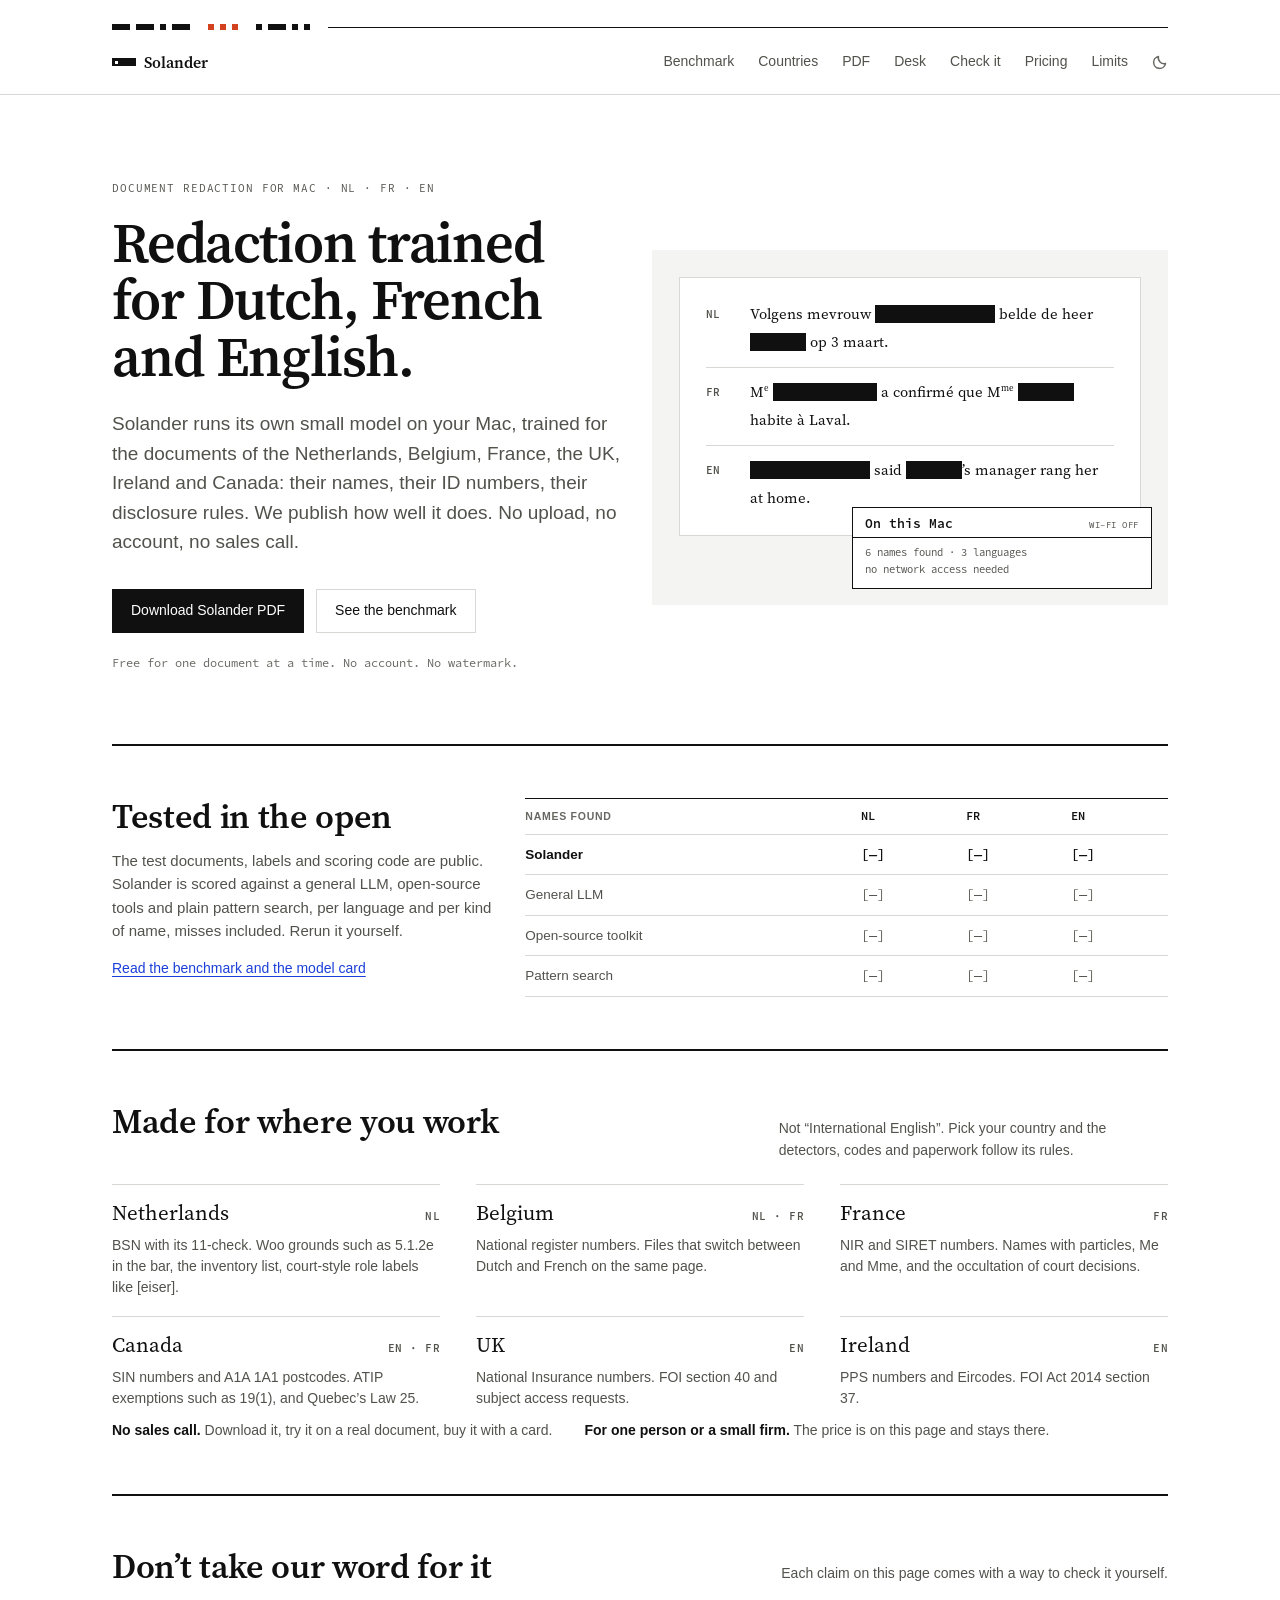
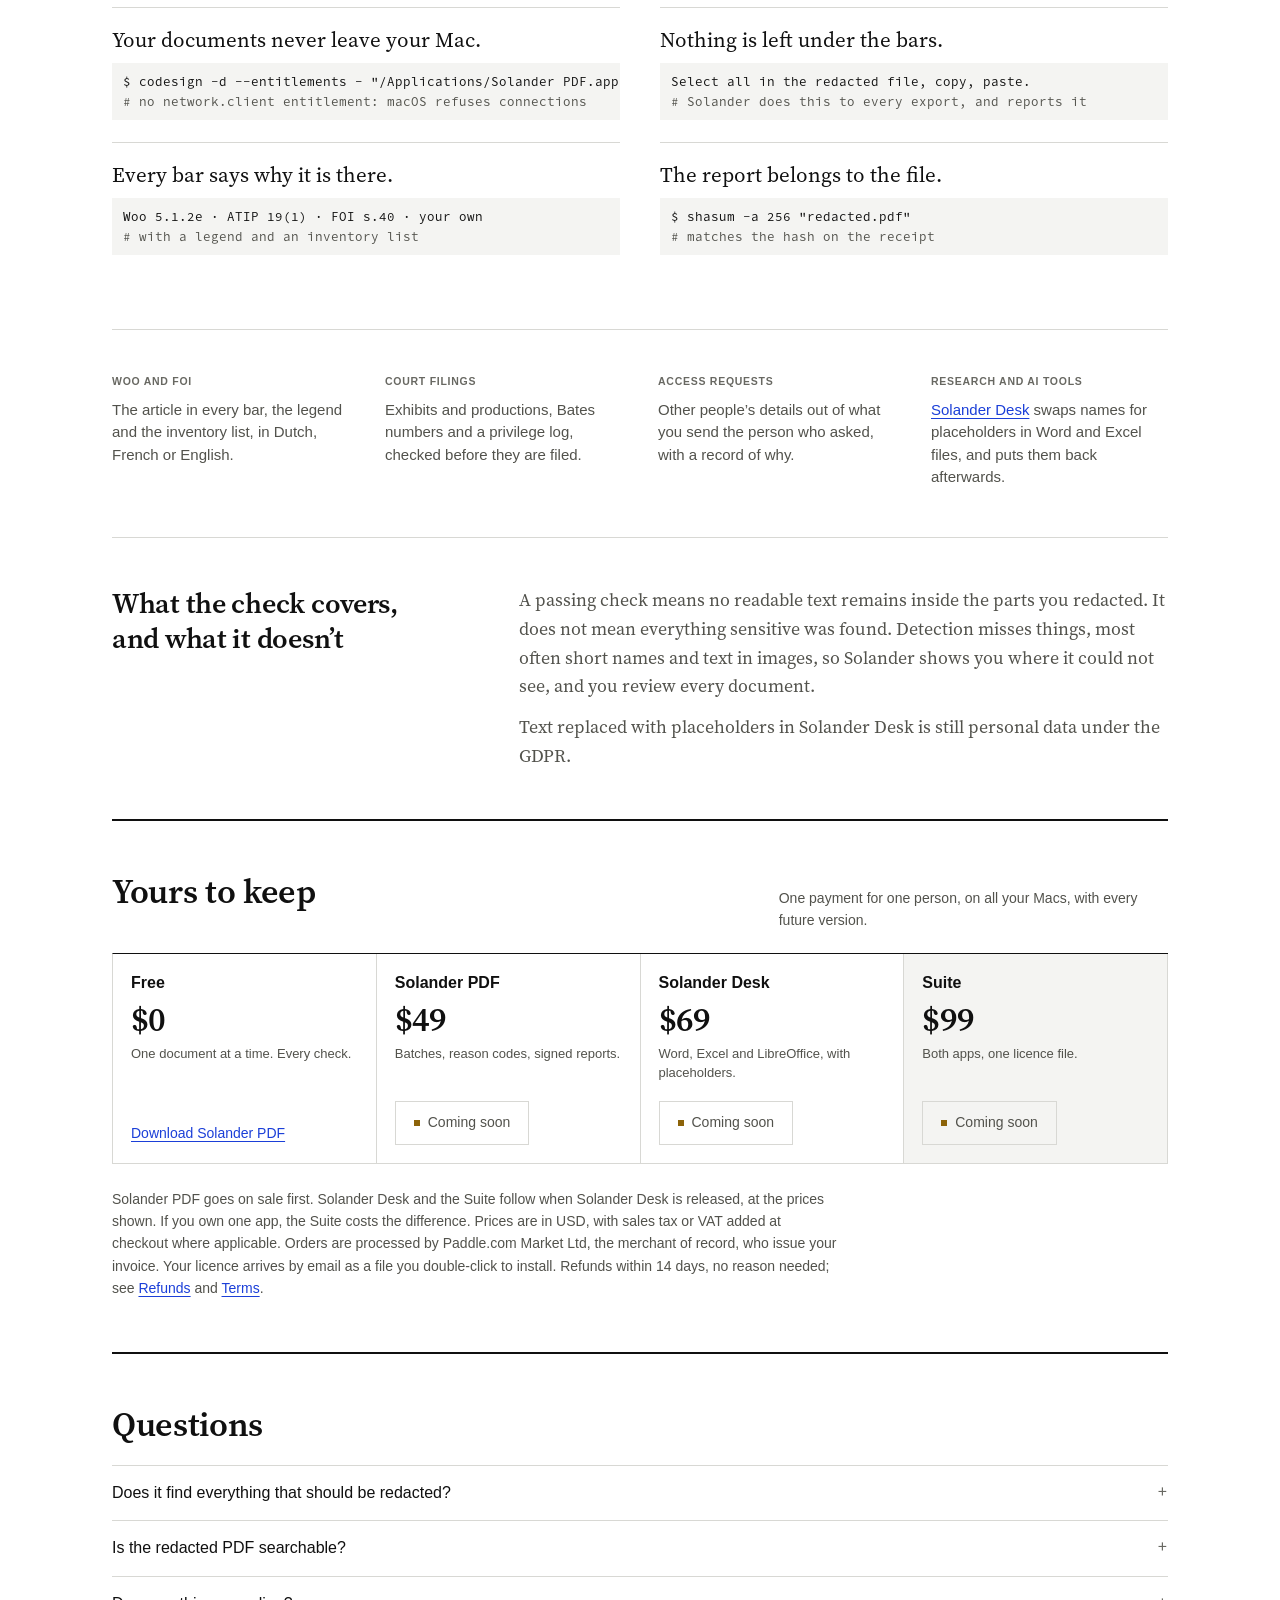
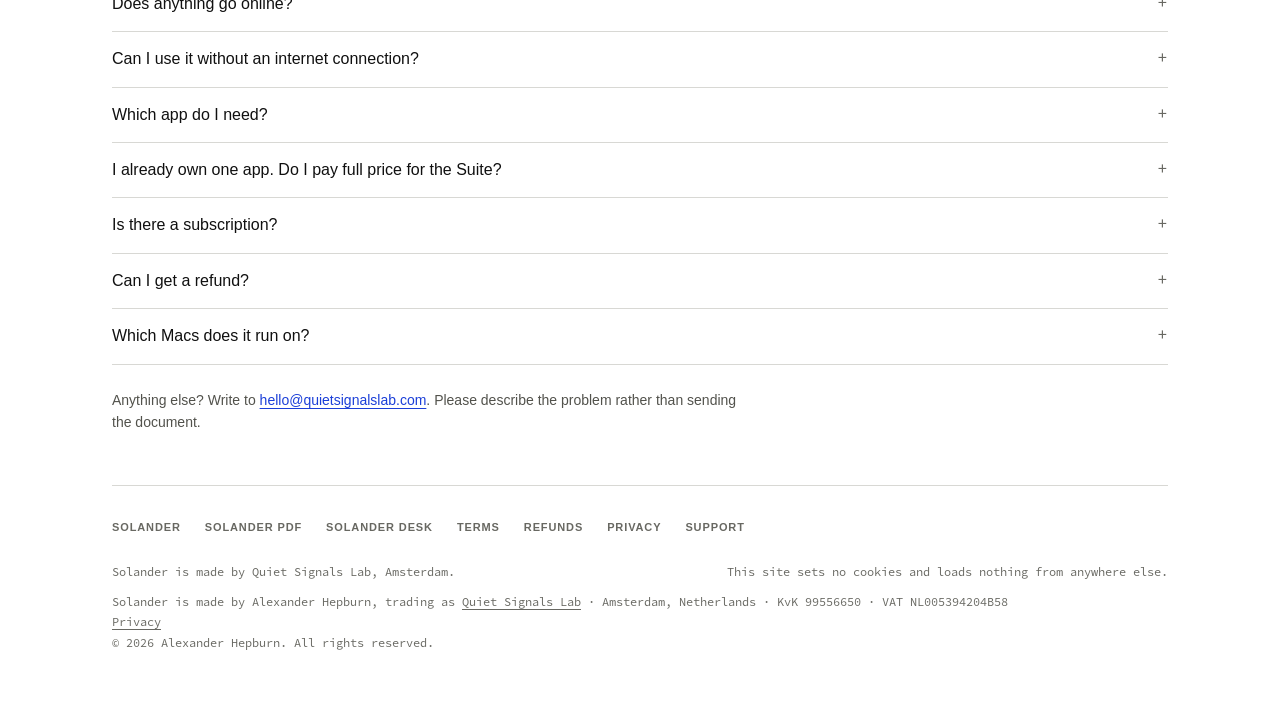
<file: index.html>
<!DOCTYPE html>
<html lang="en">
<head>
    <meta charset="UTF-8">
    <meta name="viewport" content="width=device-width, initial-scale=1.0">
    <meta name="description" content="Redaction for Mac, trained for the documents of the Netherlands, Belgium, France, the UK, Ireland and Canada. Runs its own small model on your Mac, offline. Every export checked. Benchmark published.">
    <meta name="author" content="Quiet Signals Lab">
    <title>Solander — redaction trained for Dutch, French and English, on your Mac</title>

    <link rel="icon" type="image/svg+xml" href="/assets/favicon.svg">
    <link rel="stylesheet" href="/styles.css">
    <script src="/theme.js"></script>
</head>
<body>
<a class="skip" href="#main">Skip to content</a>

<div class="q-signal" aria-hidden="true">
<svg class="q-morse" viewBox="0 0 33 1" width="198" height="6" shape-rendering="crispEdges" focusable="false"><rect x="0" width="3" height="1"/><rect x="4" width="3" height="1"/><rect x="8" width="1" height="1"/><rect x="10" width="3" height="1"/><rect class="s" x="16" width="1" height="1"/><rect class="s" x="18" width="1" height="1"/><rect class="s" x="20" width="1" height="1"/><rect x="24" width="1" height="1"/><rect x="26" width="3" height="1"/><rect x="30" width="1" height="1"/><rect x="32" width="1" height="1"/></svg>
</div>

<header>
  <nav>
    <a href="/" class="nav-brand">Solander</a>
    <ul class="nav-links">
      <li><a href="/benchmark/">Benchmark</a></li>
      <li><a href="/#countries">Countries</a></li>
      <li><a href="/pdf/">PDF</a></li>
      <li><a href="/desk/">Desk</a></li>
      <li><a href="/#check">Check it</a></li>
      <li><a href="/#pricing">Pricing</a></li>
      <li><a href="/#limits">Limits</a></li>
      <li><button class="theme-toggle" type="button" aria-label="Switch between light and dark mode"><svg class="moon" viewBox="0 0 16 16" aria-hidden="true" focusable="false"><path d="M13.5 9.6A6 6 0 0 1 6.4 2.5a6 6 0 1 0 7.1 7.1z" fill="none" stroke="currentColor" stroke-width="1.5" stroke-linejoin="round"/></svg><svg class="sun" viewBox="0 0 16 16" aria-hidden="true" focusable="false"><circle cx="8" cy="8" r="3" fill="none" stroke="currentColor" stroke-width="1.5"/><path d="M8 0.5v2M8 13.5v2M0.5 8h2M13.5 8h2M2.7 2.7l1.4 1.4M11.9 11.9l1.4 1.4M2.7 13.3l1.4-1.4M11.9 4.1l1.4-1.4" stroke="currentColor" stroke-width="1.5"/></svg></button></li>
    </ul>
  </nav>
</header>

<main class="sl" id="main">

    <!-- Hero (FAMILY D-037, B4): the headline is the claim, the lede says where it is true,
         and the specimen is a page with the three languages barred and a receipt on it. -->
    <section class="sl-hero">
        <div>
            <p class="sl-eyebrow">Document redaction for Mac &middot; NL &middot; FR &middot; EN</p>
            <h1>Redaction trained for Dutch, French and English.</h1>
            <p class="sl-lede">Solander runs its own small model on your Mac, trained for the documents of the Netherlands, Belgium, France, the UK, Ireland and Canada: their names, their ID numbers, their disclosure rules. We publish how well it does. No upload, no account, no sales call.</p>
            <div class="sl-cta">
                <a href="/pdf/" class="appstore-badge">Download Solander PDF</a>
                <a href="/benchmark/" class="sl-btn-quiet">See the benchmark</a>
            </div>
            <p class="sl-fine">Free for one document at a time. No account. No watermark.</p>
        </div>
        <div class="sl-stage">
            <figure class="sl-specimen" aria-label="Three sentences, in Dutch, French and English, with the names redacted">
                <p><span class="sl-lang">NL</span><span>Volgens mevrouw <span class="sl-redact sl-redact-l"></span> belde de heer <span class="sl-redact sl-redact-s"></span> op 3 maart.</span></p>
                <p><span class="sl-lang">FR</span><span>M<sup>e</sup> <span class="sl-redact sl-redact-m"></span> a confirmé que M<sup>me</sup> <span class="sl-redact sl-redact-s"></span> habite à Laval.</span></p>
                <p><span class="sl-lang">EN</span><span><span class="sl-redact sl-redact-l"></span> said <span class="sl-redact sl-redact-s"></span>&rsquo;s manager rang her at home.</span></p>
            </figure>
            <div class="sl-receipt" aria-label="Receipt: on this Mac, Wi-Fi off; 6 names found, 3 languages, no network access needed">
                <div class="sl-receipt-head"><span>On this Mac</span><span>WI-FI OFF</span></div>
                <div class="sl-receipt-body">6 names found &middot; 3 languages<br>no network access needed</div>
            </div>
        </div>
    </section>

    <!-- Tested in the open. The cells stay empty until the benchmark is run; a dash is an
         honest cell, a made-up number is not. -->
    <section class="sl-block sl-block-split" id="benchmark">
        <div class="sl-block-text">
            <h2>Tested in the open</h2>
            <p>The test documents, labels and scoring code are public. Solander is scored against a general LLM, open-source tools and plain pattern search, per language and per kind of name, misses included. Rerun it yourself.</p>
            <p><a href="/benchmark/">Read the benchmark and the model card</a></p>
        </div>
        <div class="sl-block-wide">
            <table class="sl-score">
                <thead><tr><th scope="col" class="sl-score-label">Names found</th><th scope="col">NL</th><th scope="col">FR</th><th scope="col">EN</th></tr></thead>
                <tbody>
                    <tr class="sl-score-us"><th scope="row">Solander</th><td>[&mdash;]</td><td>[&mdash;]</td><td>[&mdash;]</td></tr>
                    <tr><th scope="row">General LLM</th><td>[&mdash;]</td><td>[&mdash;]</td><td>[&mdash;]</td></tr>
                    <tr><th scope="row">Open-source toolkit</th><td>[&mdash;]</td><td>[&mdash;]</td><td>[&mdash;]</td></tr>
                    <tr><th scope="row">Pattern search</th><td>[&mdash;]</td><td>[&mdash;]</td><td>[&mdash;]</td></tr>
                </tbody>
            </table>
        </div>
    </section>

    <!-- Made for where you work (B7): a country is a first-class setting. -->
    <section class="sl-block" id="countries">
        <div class="sl-block-head">
            <h2>Made for where you work</h2>
            <p>Not &ldquo;International English&rdquo;. Pick your country and the detectors, codes and paperwork follow its rules.</p>
        </div>
        <div class="sl-countries">
            <article><h3>Netherlands <span class="sl-code">NL</span></h3><p>BSN with its 11-check. Woo grounds such as 5.1.2e in the bar, the inventory list, court-style role labels like [eiser].</p></article>
            <article><h3>Belgium <span class="sl-code">NL &middot; FR</span></h3><p>National register numbers. Files that switch between Dutch and French on the same page.</p></article>
            <article><h3>France <span class="sl-code">FR</span></h3><p>NIR and SIRET numbers. Names with particles, Me and Mme, and the occultation of court decisions.</p></article>
            <article><h3>Canada <span class="sl-code">EN &middot; FR</span></h3><p>SIN numbers and A1A 1A1 postcodes. ATIP exemptions such as 19(1), and Quebec&rsquo;s Law 25.</p></article>
            <article><h3>UK <span class="sl-code">EN</span></h3><p>National Insurance numbers. FOI section 40 and subject access requests.</p></article>
            <article><h3>Ireland <span class="sl-code">EN</span></h3><p>PPS numbers and Eircodes. FOI Act 2014 section 37.</p></article>
        </div>
        <p class="sl-pair"><span><b>No sales call.</b> Download it, try it on a real document, buy it with a card.</span><span><b>For one person or a small firm.</b> The price is on this page and stays there.</span></p>
    </section>

    <!-- Don't take our word for it: each claim with its check (asset 04). -->
    <section class="sl-block" id="check">
        <div class="sl-block-head">
            <h2>Don&rsquo;t take our word for it</h2>
            <p>Each claim on this page comes with a way to check it yourself.</p>
        </div>
        <dl class="sl-claims">
            <div><dt>Your documents never leave your Mac.</dt><dd><code>$ codesign -d --entitlements - "/Applications/Solander PDF.app"<br><span class="sl-comment"># no network.client entitlement: macOS refuses connections</span></code></dd></div>
            <div><dt>Nothing is left under the bars.</dt><dd><code>Select all in the redacted file, copy, paste.<br><span class="sl-comment"># Solander does this to every export, and reports it</span></code></dd></div>
            <div><dt>Every bar says why it is there.</dt><dd><code>Woo 5.1.2e &middot; ATIP 19(1) &middot; FOI s.40 &middot; your own<br><span class="sl-comment"># with a legend and an inventory list</span></code></dd></div>
            <div><dt>The report belongs to the file.</dt><dd><code>$ shasum -a 256 "redacted.pdf"<br><span class="sl-comment"># matches the hash on the receipt</span></code></dd></div>
        </dl>
    </section>

    <!-- Who it's for -->
    <section class="sl-uses" id="uses">
        <article><h3>Woo and FOI</h3><p>The article in every bar, the legend and the inventory list, in Dutch, French or English.</p></article>
        <article><h3>Court filings</h3><p>Exhibits and productions, Bates numbers and a privilege log, checked before they are filed.</p></article>
        <article><h3>Access requests</h3><p>Other people&rsquo;s details out of what you send the person who asked, with a record of why.</p></article>
        <article><h3>Research and AI tools</h3><p><a href="/desk/">Solander Desk</a> swaps names for placeholders in Word and Excel files, and puts them back afterwards.</p></article>
    </section>

    <!-- Limits: stated plainly, above the price (HC6). -->
    <section class="sl-limits" id="limits">
        <h2>What the check covers, and what it doesn&rsquo;t</h2>
        <div>
            <p>A passing check means no readable text remains inside the parts you redacted. It does not mean everything sensitive was found. Detection misses things, most often short names and text in images, so Solander shows you where it could not see, and you review every document.</p>
            <p>Text replaced with placeholders in Solander Desk is still personal data under the GDPR.</p>
        </div>
    </section>

    <!-- Pricing -->
    <section class="sl-block" id="pricing">
        <div class="sl-block-head">
            <h2>Yours to keep</h2>
            <p>One payment for one person, on all your Macs, with every future version.</p>
        </div>
        <div class="sl-plans">
            <div class="sl-plan">
                <h3>Free</h3>
                <p class="sl-price">$0</p>
                <p class="sl-price-sub">One document at a time. Every check.</p>
                <div class="sl-plan-action"><a href="/pdf/">Download Solander PDF</a></div>
            </div>
            <div class="sl-plan">
                <h3>Solander PDF</h3>
                <p class="sl-price">$49</p>
                <p class="sl-price-sub">Batches, reason codes, signed reports.</p>
                <div class="sl-plan-action">
                    <!-- AT LAUNCH (Paddle): replace the element below with
                           <a href="https://..." class="appstore-badge">Buy $49</a>
                         using the Paddle hosted checkout link plus ?price_id=<id> for the Solander PDF price. -->
                    <span class="sl-soon">Coming soon</span>
                </div>
            </div>
            <div class="sl-plan">
                <h3>Solander Desk</h3>
                <p class="sl-price">$69</p>
                <p class="sl-price-sub">Word, Excel and LibreOffice, with placeholders.</p>
                <div class="sl-plan-action">
                    <!-- AT LAUNCH (Paddle): replace the element below with
                           <a href="https://..." class="appstore-badge">Buy $69</a>
                         using the Paddle hosted checkout link plus ?price_id=<id> for the Solander Desk price. -->
                    <span class="sl-soon">Coming soon</span>
                </div>
            </div>
            <div class="sl-plan sl-plan-main">
                <h3>Suite</h3>
                <p class="sl-price">$99</p>
                <p class="sl-price-sub">Both apps, one licence file.</p>
                <div class="sl-plan-action">
                    <!-- AT LAUNCH (Paddle): replace the element below with
                           <a href="https://..." class="appstore-badge">Buy $99</a>
                         using the Paddle hosted checkout link plus ?price_id=<id> for the Suite price, and add
                           <a href="/upgrade/">Upgrade from Solander PDF or Desk</a>
                         The upgrade page checks the licence before making a checkout; the
                         upgrade price itself never appears on this site. -->
                    <span class="sl-soon">Coming soon</span>
                </div>
            </div>
        </div>
        <p class="sl-note">Solander PDF goes on sale first. Solander Desk and the Suite follow when Solander Desk is released, at the prices shown. If you own one app, the Suite costs the difference. Prices are in USD, with sales tax or VAT added at checkout where applicable. Orders are processed by Paddle.com Market Ltd, the merchant of record, who issue your invoice. Your licence arrives by email as a file you double-click to install. Refunds within 14 days, no reason needed; see <a href="/refunds.html">Refunds</a> and <a href="/terms.html">Terms</a>.</p>
    </section>

    <!-- FAQ. The limits of detection are stated here and only here (COPY_GUIDE.md §2.6). -->
    <section class="sl-block" id="faq">
        <div class="sl-block-head"><h2>Questions</h2></div>
        <div class="sl-faq">
            <details>
                <summary>Does it find everything that should be redacted?</summary>
                <p>No. Solander PDF finds common personal details such as names, email addresses, phone numbers and ID numbers, but it misses some, especially names, addresses and text in non-Latin scripts. You review every page and can add redactions yourself. The check after export confirms that what you redacted can no longer be read; whether anything else should have been redacted is your decision. Text replaced with placeholders in Solander Desk is still personal data under the GDPR.</p>
            </details>
            <details>
                <summary>Is the redacted PDF searchable?</summary>
                <p>By default, no. Solander PDF saves each page as an image, so its text can&rsquo;t be selected or searched. With a licence you can turn on searchable output: Solander PDF reads the redacted pages again and adds a hidden text layer, which is checked along with the pages. The litigation preset turns it on. The text layer supports Western European characters only.</p>
            </details>
            <details>
                <summary>Does anything go online?</summary>
                <p>Two small helper processes connect to the internet: one checks for updates, and one confirms your licence about once a week. Neither receives your documents or anything found in them. The privacy notice lists <a href="/privacy.html#updates">exactly what they send</a>.</p>
            </details>
            <details>
                <summary>Can I use it without an internet connection?</summary>
                <p>Yes. Everything Solander does with your documents happens offline. If the licence check can&rsquo;t connect, the paid features keep working for 30 days. A Mac that is never online can be activated with a code instead, which you enter on a web page from your phone or another computer.</p>
            </details>
            <details>
                <summary>Which app do I need?</summary>
                <p>Solander PDF for PDFs, scans and images, where the result is a PDF. Solander Desk for Word, Excel and LibreOffice files that need to stay editable. The Suite covers both.</p>
            </details>
            <details>
                <summary>I already own one app. Do I pay full price for the Suite?</summary>
                <p>No. You pay the difference, and your new Suite licence works in both apps. You will need the licence ID from your licence email and the address it was sent to.</p>
            </details>
            <details>
                <summary>Is there a subscription?</summary>
                <p>No. You pay once, and the licence includes future versions.</p>
            </details>
            <details>
                <summary>Can I get a refund?</summary>
                <p>Yes, within 14 days, with no reason needed. The licence is then deactivated; free mode keeps working, and the files you have already produced are untouched. See <a href="/refunds.html">Refunds</a>.</p>
            </details>
            <details>
                <summary>Which Macs does it run on?</summary>
                <p>macOS 14 Sonoma or later, on Apple Silicon and Intel Macs. The apps are signed and notarised by Apple.</p>
            </details>
        </div>
        <p class="sl-support">Anything else? Write to <a href="mailto:hello@quietsignalslab.com?subject=Solander">hello@quietsignalslab.com</a>. Please describe the problem rather than sending the document.</p>
    </section>

</main>

<footer>
  <div class="footer-links">
    <a href="/">Solander</a>
    <a href="/pdf/">Solander PDF</a>
    <a href="/desk/">Solander Desk</a>
    <a href="/terms.html">Terms</a>
    <a href="/refunds.html">Refunds</a>
    <a href="/privacy.html">Privacy</a>
    <a href="mailto:hello@quietsignalslab.com?subject=Solander">Support</a>
  </div>
  <div class="footer-meta">
    <p class="sl-footer-line"><span>Solander is made by Quiet Signals Lab, Amsterdam.</span><span>This site sets no cookies and loads nothing from anywhere else.</span></p>
    <p>Solander is made by Alexander Hepburn, trading as <a href="https://quietsignalslab.com/">Quiet Signals Lab</a> &middot; Amsterdam, Netherlands &middot; KvK 99556650 &middot; VAT NL005394204B58</p>
    <p><a href="/privacy.html">Privacy</a></p>
    <p>&copy; 2026 Alexander Hepburn. All rights reserved.</p>
  </div>
</footer>

</body>
</html>
</file>
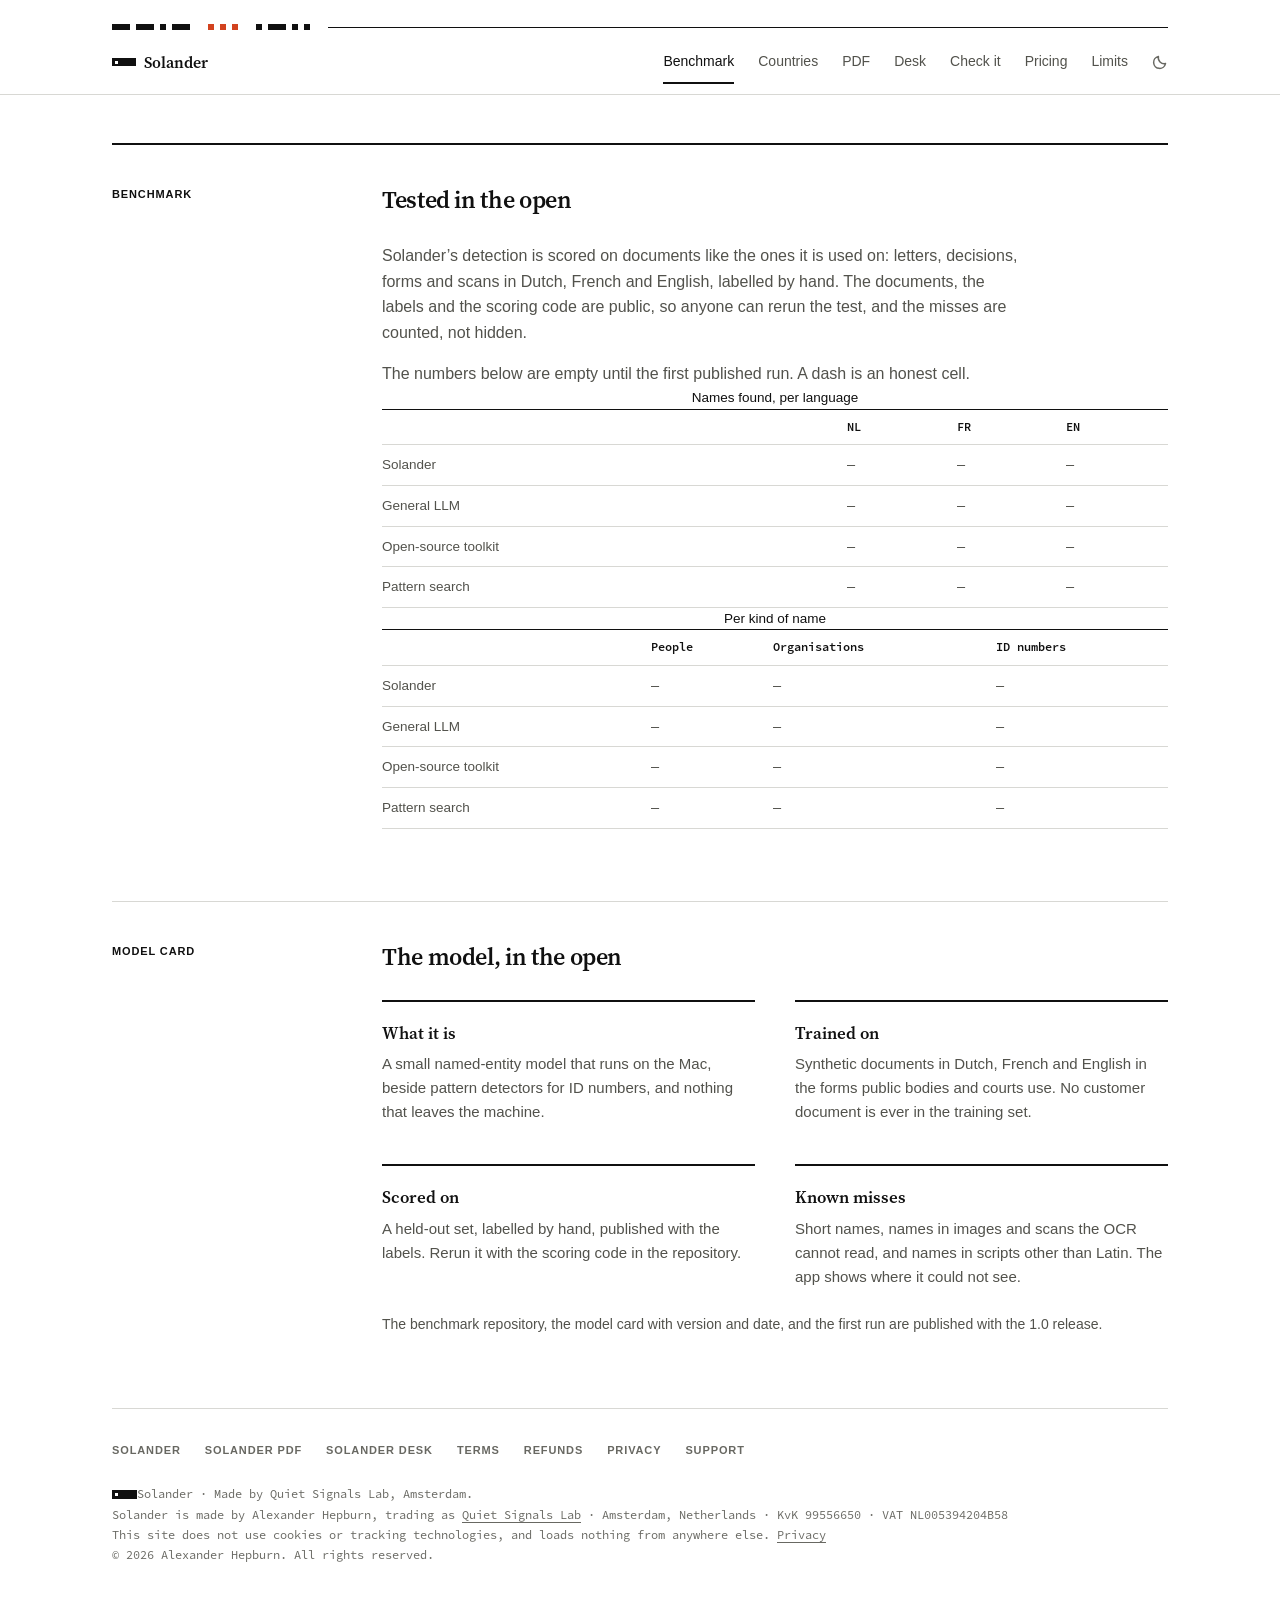
<file: benchmark/index.html>
<!DOCTYPE html>
<html lang="en">
<head>
    <meta charset="UTF-8">
    <meta name="viewport" content="width=device-width, initial-scale=1.0">
    <meta name="description" content="The test documents, labels and scoring code behind Solander's detection, and how it scores against a general LLM, open-source tools and pattern search, per language, misses included.">
    <meta name="author" content="Quiet Signals Lab">
    <title>Solander benchmark — how well the detection does, per language</title>

    <link rel="icon" type="image/svg+xml" href="/assets/favicon.svg">
    <link rel="stylesheet" href="/styles.css">
    <script src="/theme.js"></script>
</head>
<body>
<a class="skip" href="#main">Skip to content</a>

<div class="q-signal" aria-hidden="true">
<svg class="q-morse" viewBox="0 0 33 1" width="198" height="6" shape-rendering="crispEdges" focusable="false"><rect x="0" width="3" height="1"/><rect x="4" width="3" height="1"/><rect x="8" width="1" height="1"/><rect x="10" width="3" height="1"/><rect class="s" x="16" width="1" height="1"/><rect class="s" x="18" width="1" height="1"/><rect class="s" x="20" width="1" height="1"/><rect x="24" width="1" height="1"/><rect x="26" width="3" height="1"/><rect x="30" width="1" height="1"/><rect x="32" width="1" height="1"/></svg>
</div>

<header>
  <nav>
    <a href="/" class="nav-brand">Solander</a>
    <ul class="nav-links">
      <li><a href="/benchmark/" aria-current="page">Benchmark</a></li>
      <li><a href="/#countries">Countries</a></li>
      <li><a href="/pdf/">PDF</a></li>
      <li><a href="/desk/">Desk</a></li>
      <li><a href="/#check">Check it</a></li>
      <li><a href="/#pricing">Pricing</a></li>
      <li><a href="/#limits">Limits</a></li>
      <li><button class="theme-toggle" type="button" aria-label="Switch between light and dark mode"><svg class="moon" viewBox="0 0 16 16" aria-hidden="true" focusable="false"><path d="M13.5 9.6A6 6 0 0 1 6.4 2.5a6 6 0 1 0 7.1 7.1z" fill="none" stroke="currentColor" stroke-width="1.5" stroke-linejoin="round"/></svg><svg class="sun" viewBox="0 0 16 16" aria-hidden="true" focusable="false"><circle cx="8" cy="8" r="3" fill="none" stroke="currentColor" stroke-width="1.5"/><path d="M8 0.5v2M8 13.5v2M0.5 8h2M13.5 8h2M2.7 2.7l1.4 1.4M11.9 11.9l1.4 1.4M2.7 13.3l1.4-1.4M11.9 4.1l1.4-1.4" stroke="currentColor" stroke-width="1.5"/></svg></button></li>
    </ul>
  </nav>
</header>

<main class="sl" id="main">

    <section class="sl-section">
        <p class="sl-kicker">Benchmark</p>
        <h2>Tested in the open</h2>
        <div class="sl-body">
            <p>Solander&rsquo;s detection is scored on documents like the ones it is used on: letters, decisions, forms and scans in Dutch, French and English, labelled by hand. The documents, the labels and the scoring code are public, so anyone can rerun the test, and the misses are counted, not hidden.</p>
            <p>The numbers below are empty until the first published run. A dash is an honest cell.</p>
        </div>
        <table class="sl-score">
            <caption>Names found, per language</caption>
            <thead><tr><th scope="col"></th><th scope="col">NL</th><th scope="col">FR</th><th scope="col">EN</th></tr></thead>
            <tbody>
                <tr><th scope="row">Solander</th><td>&mdash;</td><td>&mdash;</td><td>&mdash;</td></tr>
                <tr><th scope="row">General LLM</th><td>&mdash;</td><td>&mdash;</td><td>&mdash;</td></tr>
                <tr><th scope="row">Open-source toolkit</th><td>&mdash;</td><td>&mdash;</td><td>&mdash;</td></tr>
                <tr><th scope="row">Pattern search</th><td>&mdash;</td><td>&mdash;</td><td>&mdash;</td></tr>
            </tbody>
        </table>
        <table class="sl-score">
            <caption>Per kind of name</caption>
            <thead><tr><th scope="col"></th><th scope="col">People</th><th scope="col">Organisations</th><th scope="col">ID numbers</th></tr></thead>
            <tbody>
                <tr><th scope="row">Solander</th><td>&mdash;</td><td>&mdash;</td><td>&mdash;</td></tr>
                <tr><th scope="row">General LLM</th><td>&mdash;</td><td>&mdash;</td><td>&mdash;</td></tr>
                <tr><th scope="row">Open-source toolkit</th><td>&mdash;</td><td>&mdash;</td><td>&mdash;</td></tr>
                <tr><th scope="row">Pattern search</th><td>&mdash;</td><td>&mdash;</td><td>&mdash;</td></tr>
            </tbody>
        </table>
    </section>

    <section class="sl-section" id="model-card">
        <p class="sl-kicker">Model card</p>
        <h2>The model, in the open</h2>
        <div class="sl-grid">
            <article class="sl-card"><h3>What it is</h3><p>A small named-entity model that runs on the Mac, beside pattern detectors for ID numbers, and nothing that leaves the machine.</p></article>
            <article class="sl-card"><h3>Trained on</h3><p>Synthetic documents in Dutch, French and English in the forms public bodies and courts use. No customer document is ever in the training set.</p></article>
            <article class="sl-card"><h3>Scored on</h3><p>A held-out set, labelled by hand, published with the labels. Rerun it with the scoring code in the repository.</p></article>
            <article class="sl-card"><h3>Known misses</h3><p>Short names, names in images and scans the OCR cannot read, and names in scripts other than Latin. The app shows where it could not see.</p></article>
        </div>
        <p class="sl-note">The benchmark repository, the model card with version and date, and the first run are published with the 1.0 release.</p>
    </section>

</main>

<footer>
  <div class="footer-links">
    <a href="/">Solander</a>
    <a href="/pdf/">Solander PDF</a>
    <a href="/desk/">Solander Desk</a>
    <a href="/terms.html">Terms</a>
    <a href="/refunds.html">Refunds</a>
    <a href="/privacy.html">Privacy</a>
    <a href="mailto:hello@quietsignalslab.com?subject=Solander">Support</a>
  </div>
  <div class="footer-meta">
    <p class="sl-footer-mark"><span class="sl-bar" aria-hidden="true"></span><span class="sl-footer-wordmark">Solander</span> &middot; Made by Quiet Signals Lab, Amsterdam.</p>
    <p>Solander is made by Alexander Hepburn, trading as <a href="https://quietsignalslab.com/">Quiet Signals Lab</a> &middot; Amsterdam, Netherlands &middot; KvK 99556650 &middot; VAT NL005394204B58</p>
    <p>This site does not use cookies or tracking technologies, and loads nothing from anywhere else. <a href="/privacy.html">Privacy</a></p>
    <p>&copy; 2026 Alexander Hepburn. All rights reserved.</p>
  </div>
</footer>

</body>
</html>
</file>
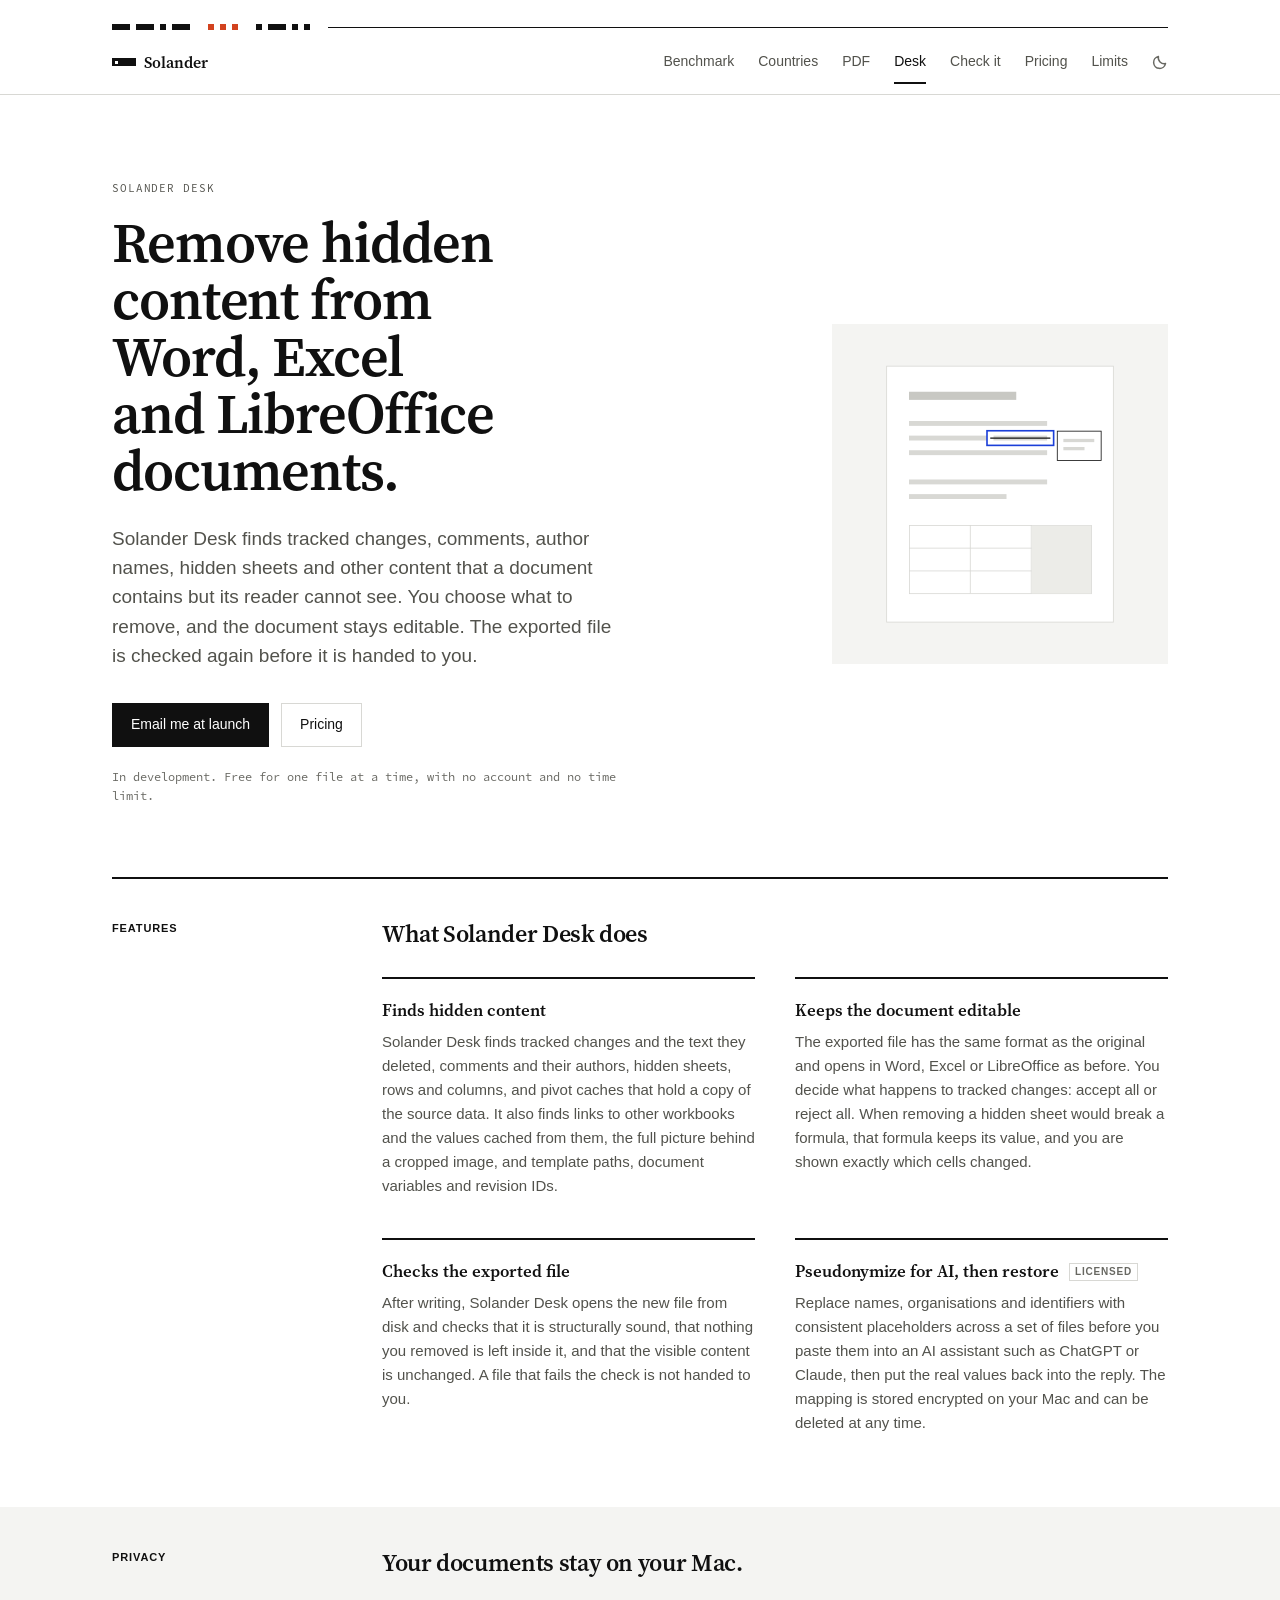
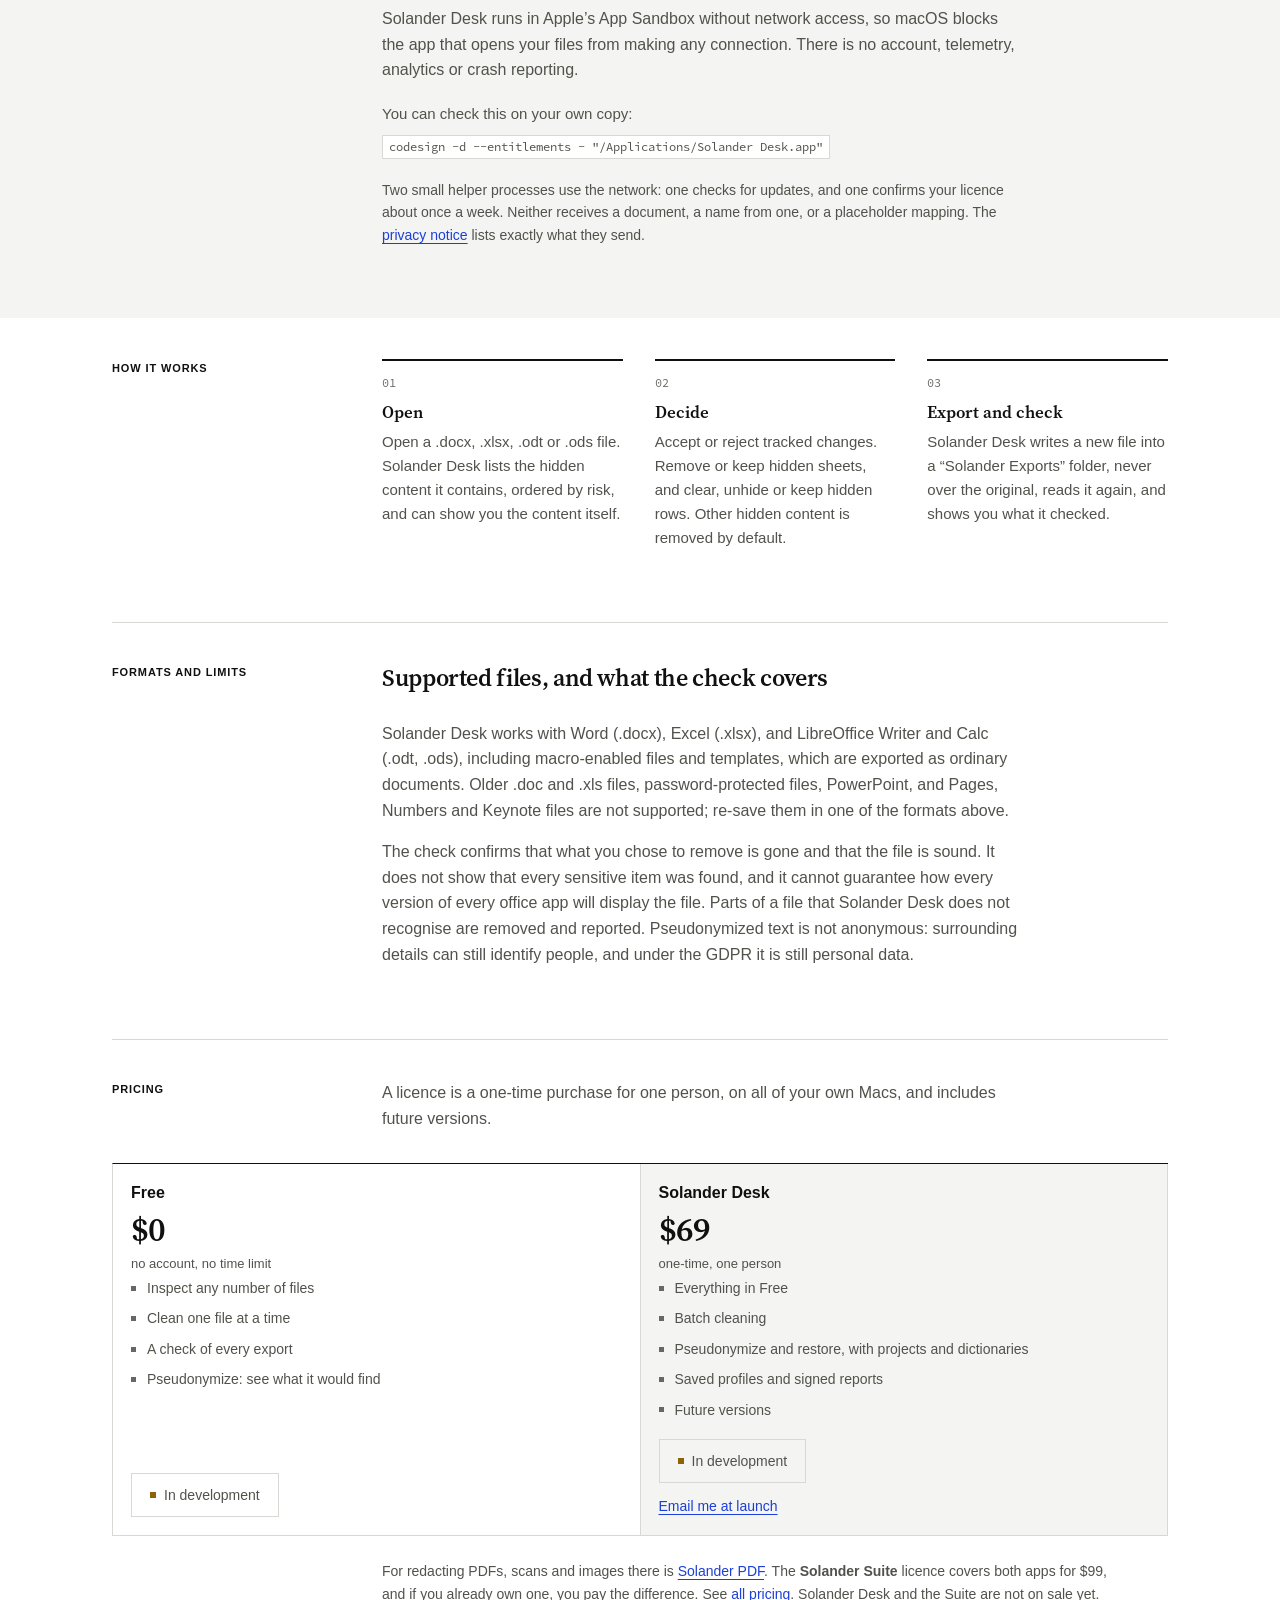
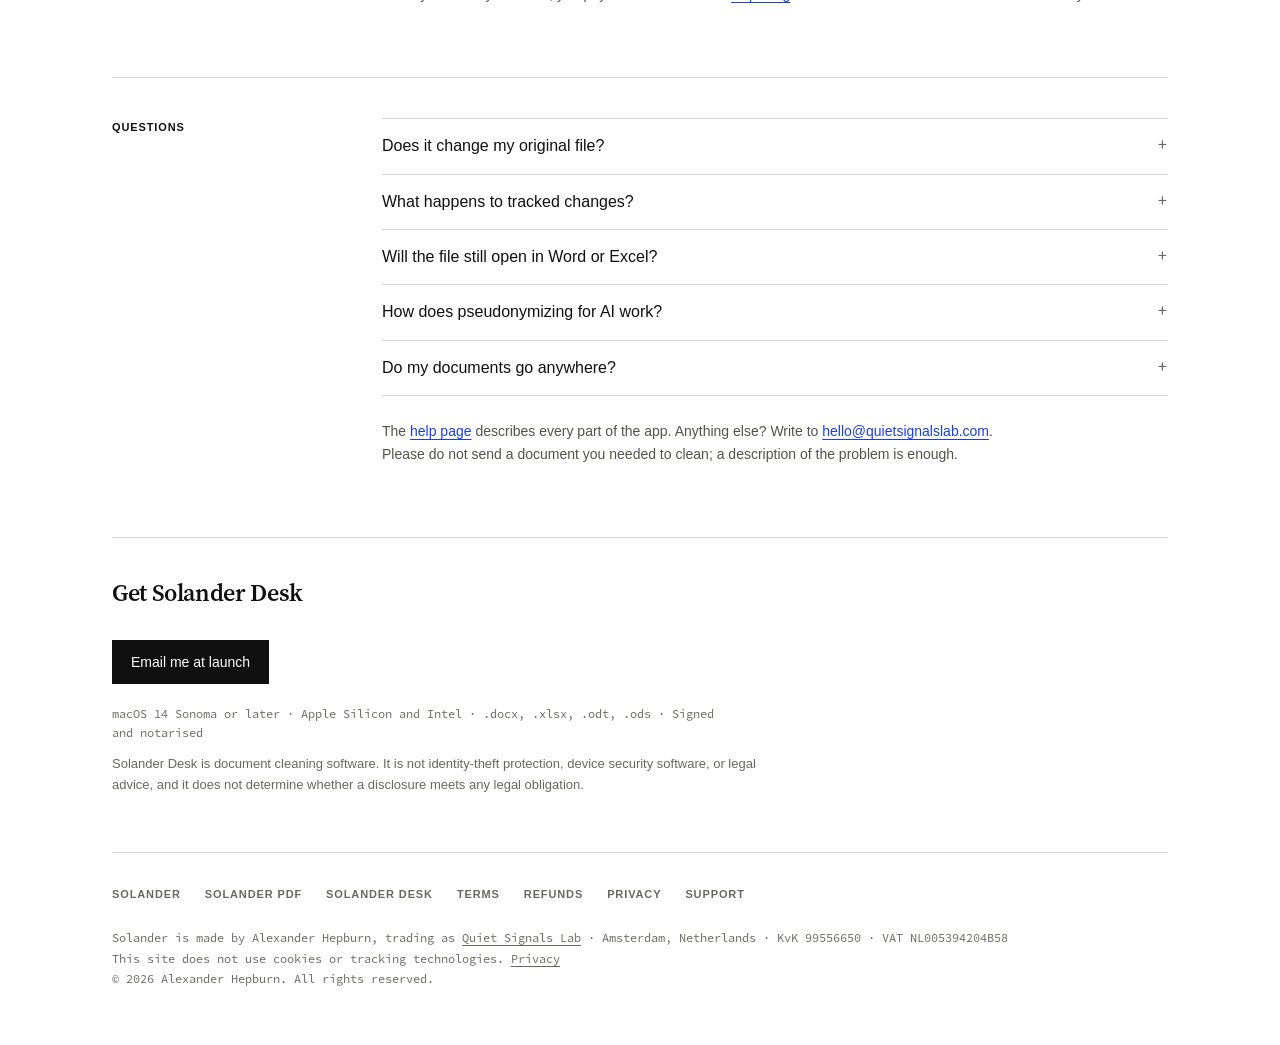
<file: desk/index.html>
<!DOCTYPE html>
<html lang="en">
<head>
    <meta charset="UTF-8">
    <meta name="viewport" content="width=device-width, initial-scale=1.0">
    <meta name="description" content="Solander Desk removes hidden content from Word, Excel and LibreOffice documents on your Mac: tracked changes, comments, author names, hidden sheets and cached data. You choose what to remove, the document stays editable, and the exported file is checked.">
    <meta name="author" content="Quiet Signals Lab">
    <title>Solander Desk — remove hidden content from Word, Excel and LibreOffice documents</title>

    <link rel="icon" type="image/svg+xml" href="/assets/favicon.svg">
    <link rel="stylesheet" href="/styles.css">
    <script src="/theme.js"></script>
</head>
<body>
<a class="skip" href="#main">Skip to content</a>

<div class="q-signal" aria-hidden="true">
<svg class="q-morse" viewBox="0 0 33 1" width="198" height="6" shape-rendering="crispEdges" focusable="false"><rect x="0" width="3" height="1"/><rect x="4" width="3" height="1"/><rect x="8" width="1" height="1"/><rect x="10" width="3" height="1"/><rect class="s" x="16" width="1" height="1"/><rect class="s" x="18" width="1" height="1"/><rect class="s" x="20" width="1" height="1"/><rect x="24" width="1" height="1"/><rect x="26" width="3" height="1"/><rect x="30" width="1" height="1"/><rect x="32" width="1" height="1"/></svg>
</div>

<header>
  <nav>
    <a href="/" class="nav-brand">Solander</a>
    <ul class="nav-links">
      <li><a href="/benchmark/">Benchmark</a></li>
      <li><a href="/#countries">Countries</a></li>
      <li><a href="/pdf/">PDF</a></li>
      <li><a href="/desk/" aria-current="page">Desk</a></li>
      <li><a href="/#check">Check it</a></li>
      <li><a href="/#pricing">Pricing</a></li>
      <li><a href="/#limits">Limits</a></li>
      <li><button class="theme-toggle" type="button" aria-label="Switch between light and dark mode"><svg class="moon" viewBox="0 0 16 16" aria-hidden="true" focusable="false"><path d="M13.5 9.6A6 6 0 0 1 6.4 2.5a6 6 0 1 0 7.1 7.1z" fill="none" stroke="currentColor" stroke-width="1.5" stroke-linejoin="round"/></svg><svg class="sun" viewBox="0 0 16 16" aria-hidden="true" focusable="false"><circle cx="8" cy="8" r="3" fill="none" stroke="currentColor" stroke-width="1.5"/><path d="M8 0.5v2M8 13.5v2M0.5 8h2M13.5 8h2M2.7 2.7l1.4 1.4M11.9 11.9l1.4 1.4M2.7 13.3l1.4-1.4M11.9 4.1l1.4-1.4" stroke="currentColor" stroke-width="1.5"/></svg></button></li>
    </ul>
  </nav>
</header>

<main class="sl" id="main">

    <!-- Hero -->
    <section class="sl-hero">
        <div>
            <p class="sl-eyebrow">Solander Desk</p>
            <h1>Remove hidden content from Word, Excel and LibreOffice documents.</h1>
            <p class="sl-lede">Solander Desk finds tracked changes, comments, author names, hidden sheets and other content that a document contains but its reader cannot see. You choose what to remove, and the document stays editable. The exported file is checked again before it is handed to you.</p>
            <div class="sl-cta">
                <!-- AT LAUNCH: once the first release is published, replace the mailto below with
                       <a href="https://github.com/Quiet-Signals-Lab/solander/releases/download/desk-v<version>/SolanderDesk-<version>.dmg" class="appstore-badge">Download free for macOS</a>
                     using the newest enclosure URL in desk/appcast.xml: the button downloads the DMG
                     itself. ci/download-links.sh fails the deploy if they ever differ, so each
                     release updates the appcast and these links in the same commit.
                     There are two Download markers on this page (hero and closing section). -->
                <a href="mailto:hello@quietsignalslab.com?subject=Solander%20Desk%20%E2%80%94%20tell%20me%20when%20it%20launches" class="appstore-badge">Email me at launch</a>
                <a href="#pricing" class="sl-btn-quiet">Pricing</a>
            </div>
            <p class="sl-fine">In development. Free for one file at a time, with no account and no time limit.</p>
        </div>

        <!-- A draft with a deletion struck through, a comment and a hidden sheet tab, and the
             check. Drawn, not a screenshot, so it cannot misrepresent the interface. -->
        <div class="sl-hero-art" aria-hidden="true">
            <svg viewBox="0 0 320 340" xmlns="http://www.w3.org/2000/svg">
                <rect x="20.5" y="12.5" width="279" height="315" fill="#FFFFFF" stroke="#D8D8D4"/>
                <rect x="48" y="44" width="132" height="10" fill="#C8C8C3"/>
                <g fill="#D8D8D4">
                    <rect x="48" y="80" width="170" height="6"/>
                    <rect x="48" y="98" width="96" height="6"/>
                    <rect x="48" y="116" width="170" height="6"/>
                    <rect x="48" y="152" width="170" height="6"/>
                    <rect x="48" y="170" width="120" height="6"/>
                </g>
                <!-- A tracked deletion: the text it removed is still in the file -->
                <rect x="152" y="98" width="66" height="6" fill="#D8D8D4"/>
                <line x1="148" y1="101" x2="222" y2="101" stroke="#101010" stroke-width="1.5"/>
                <!-- A comment in the margin -->
                <rect x="230.5" y="92.5" width="54" height="36" fill="#FFFFFF" stroke="#101010"/>
                <rect x="238" y="102" width="38" height="4" fill="#D8D8D4"/>
                <rect x="238" y="112" width="26" height="4" fill="#D8D8D4"/>
                <!-- A table with a hidden column, found and not yet decided -->
                <g stroke="#D8D8D4" fill="none">
                    <rect x="48.5" y="208.5" width="224" height="84"/>
                    <line x1="48" y1="236.5" x2="272" y2="236.5"/>
                    <line x1="48" y1="264.5" x2="272" y2="264.5"/>
                    <line x1="123.5" y1="208" x2="123.5" y2="292"/>
                    <line x1="198.5" y1="208" x2="198.5" y2="292"/>
                </g>
                <rect x="199" y="209" width="73" height="83" fill="#ECECE8"/>
                <!-- Your selection -->
                <rect x="144" y="92" width="82" height="18" fill="none" stroke="#1B3FD8" stroke-width="2"/>
            </svg>
        </div>
    </section>

    <!-- What it finds and does -->
    <section class="sl-section" id="features">
        <p class="sl-kicker">Features</p>
        <h2>What Solander Desk does</h2>
        <div class="sl-grid">
            <article class="sl-card">
                <h3>Finds hidden content</h3>
                <p>Solander Desk finds tracked changes and the text they deleted, comments and their authors, hidden sheets, rows and columns, and pivot caches that hold a copy of the source data. It also finds links to other workbooks and the values cached from them, the full picture behind a cropped image, and template paths, document variables and revision IDs.</p>
            </article>
            <article class="sl-card">
                <h3>Keeps the document editable</h3>
                <p>The exported file has the same format as the original and opens in Word, Excel or LibreOffice as before. You decide what happens to tracked changes: accept all or reject all. When removing a hidden sheet would break a formula, that formula keeps its value, and you are shown exactly which cells changed.</p>
            </article>
            <article class="sl-card">
                <h3>Checks the exported file</h3>
                <p>After writing, Solander Desk opens the new file from disk and checks that it is structurally sound, that nothing you removed is left inside it, and that the visible content is unchanged. A file that fails the check is not handed to you.</p>
            </article>
            <article class="sl-card">
                <h3>Pseudonymize for AI, then restore <span class="sl-tag">Licensed</span></h3>
                <p>Replace names, organisations and identifiers with consistent placeholders across a set of files before you paste them into an AI assistant such as ChatGPT or Claude, then put the real values back into the reply. The mapping is stored encrypted on your Mac and can be deleted at any time.</p>
            </article>
        </div>
    </section>

    <!-- Privacy -->
    <section class="sl-section sl-band">
        <p class="sl-kicker">Privacy</p>
        <h2>Your documents stay on your Mac.</h2>
        <div class="sl-body">
            <p>Solander Desk runs in Apple&rsquo;s App Sandbox without network access, so macOS blocks the app that opens your files from making any connection. There is no account, telemetry, analytics or crash reporting.</p>
            <p class="sl-verify">You can check this on your own copy: <code>codesign -d --entitlements - &quot;/Applications/Solander Desk.app&quot;</code></p>
            <p class="sl-small">Two small helper processes use the network: one checks for updates, and one confirms your licence about once a week. Neither receives a document, a name from one, or a placeholder mapping. The <a href="/privacy.html">privacy notice</a> lists exactly what they send.</p>
        </div>
    </section>

    <!-- How it works -->
    <section class="sl-section" id="how">
        <p class="sl-kicker">How it works</p>
        <ol class="sl-steps">
            <li>
                <h3>Open</h3>
                <p>Open a .docx, .xlsx, .odt or .ods file. Solander Desk lists the hidden content it contains, ordered by risk, and can show you the content itself.</p>
            </li>
            <li>
                <h3>Decide</h3>
                <p>Accept or reject tracked changes. Remove or keep hidden sheets, and clear, unhide or keep hidden rows. Other hidden content is removed by default.</p>
            </li>
            <li>
                <h3>Export and check</h3>
                <p>Solander Desk writes a new file into a &ldquo;Solander Exports&rdquo; folder, never over the original, reads it again, and shows you what it checked.</p>
            </li>
        </ol>
    </section>

    <!-- Honest limits -->
    <section class="sl-section" id="limits">
        <p class="sl-kicker">Formats and limits</p>
        <h2>Supported files, and what the check covers</h2>
        <div class="sl-body">
            <p>Solander Desk works with Word (.docx), Excel (.xlsx), and LibreOffice Writer and Calc (.odt, .ods), including macro-enabled files and templates, which are exported as ordinary documents. Older .doc and .xls files, password-protected files, PowerPoint, and Pages, Numbers and Keynote files are not supported; re-save them in one of the formats above.</p>
            <p>The check confirms that what you chose to remove is gone and that the file is sound. It does not show that every sensitive item was found, and it cannot guarantee how every version of every office app will display the file. Parts of a file that Solander Desk does not recognise are removed and reported. Pseudonymized text is not anonymous: surrounding details can still identify people, and under the GDPR it is still personal data.</p>
        </div>
    </section>

    <!-- Pricing -->
    <section class="sl-section" id="pricing">
        <p class="sl-kicker">Pricing</p>
        <p class="sl-intro">A licence is a one-time purchase for one person, on all of your own Macs, and includes future versions.</p>
        <div class="sl-plans">
            <div class="sl-plan">
                <h3>Free</h3>
                <p class="sl-price">$0</p>
                <p class="sl-price-sub">no account, no time limit</p>
                <ul>
                    <li>Inspect any number of files</li>
                    <li>Clean one file at a time</li>
                    <li>A check of every export</li>
                    <li>Pseudonymize: see what it would find</li>
                </ul>
                <div class="sl-plan-action">
                    <span class="sl-soon">In development</span>
                </div>
            </div>

            <div class="sl-plan sl-plan-main">
                <h3>Solander Desk</h3>
                <p class="sl-price">$69</p>
                <p class="sl-price-sub">one-time, one person</p>
                <ul>
                    <li>Everything in Free</li>
                    <li>Batch cleaning</li>
                    <li>Pseudonymize and restore, with projects and dictionaries</li>
                    <li>Saved profiles and signed reports</li>
                    <li>Future versions</li>
                </ul>
                <div class="sl-plan-action">
                    <!-- AT LAUNCH (Paddle): replace the element below with
                           <a href="https://..." class="appstore-badge">Buy $69</a>
                         using the Paddle hosted checkout link plus ?price_id=<id> for the Solander Desk price. -->
                    <span class="sl-soon">In development</span>
                    <a href="mailto:hello@quietsignalslab.com?subject=Solander%20Desk%20%E2%80%94%20tell%20me%20when%20it%20launches">Email me at launch</a>
                </div>
            </div>
        </div>

        <p class="sl-note">For redacting PDFs, scans and images there is <a href="/pdf/">Solander PDF</a>. The <strong>Solander Suite</strong> licence covers both apps for $99, and if you already own one, you pay the difference. See <a href="/#pricing">all pricing</a>. Solander Desk and the Suite are not on sale yet.</p>
    </section>

    <!-- FAQ -->
    <section class="sl-section" id="faq">
        <p class="sl-kicker">Questions</p>
        <div class="sl-faq">
            <details>
                <summary>Does it change my original file?</summary>
                <p>No. It writes a new file with the same name into a &ldquo;Solander Exports&rdquo; folder, and never into the folder the original is in, so the two are not mixed up.</p>
            </details>
            <details>
                <summary>What happens to tracked changes?</summary>
                <p>You choose, per file: accept all, or reject all. Either one changes what the document says, so Solander Desk does not choose for you, and it will not export until you have chosen.</p>
            </details>
            <details>
                <summary>Will the file still open in Word or Excel?</summary>
                <p>Yes. Solander Desk rewrites only the parts it has to, leaves the rest of the file exactly as it was, and checks the file&rsquo;s structure after writing it.</p>
            </details>
            <details>
                <summary>How does pseudonymizing for AI work?</summary>
                <p>You give Solander Desk the names and terms to replace, and review what it finds. It replaces them with placeholders like (PERSON-1) consistently across every file in a project, and copies the text for you to paste. When the reply comes back, paste it into Restore and the real names are put back, even if the AI wrote a placeholder slightly differently.</p>
            </details>
            <details>
                <summary>Do my documents go anywhere?</summary>
                <p>No. The app that opens them has no network access, enforced by macOS. The placeholder mapping is stored encrypted on your Mac, with its key in your Keychain, and never sent anywhere.</p>
            </details>
        </div>
        <p class="sl-support">The <a href="/desk/help/">help page</a> describes every part of the app. Anything else? Write to <a href="mailto:hello@quietsignalslab.com?subject=Solander%20Desk">hello@quietsignalslab.com</a>. Please do not send a document you needed to clean; a description of the problem is enough.</p>
    </section>

    <!-- Closing call to action -->
    <section class="sl-final">
        <h2>Get Solander Desk</h2>
        <div class="sl-cta">
            <!-- AT LAUNCH: replace with
                 <a href="https://github.com/Quiet-Signals-Lab/solander/releases/download/desk-v<version>/SolanderDesk-<version>.dmg" class="appstore-badge">Download free for macOS</a> -->
            <a href="mailto:hello@quietsignalslab.com?subject=Solander%20Desk%20%E2%80%94%20tell%20me%20when%20it%20launches" class="appstore-badge">Email me at launch</a>
        </div>
        <p class="sl-fine">macOS 14 Sonoma or later &middot; Apple Silicon and Intel &middot; .docx, .xlsx, .odt, .ods &middot; Signed and notarised</p>
        <p class="sl-category">Solander Desk is document cleaning software. It is not identity-theft protection, device security software, or legal advice, and it does not determine whether a disclosure meets any legal obligation.</p>
    </section>

</main>

<footer>
  <div class="footer-links">
    <a href="/">Solander</a>
    <a href="/pdf/">Solander PDF</a>
    <a href="/desk/">Solander Desk</a>
    <a href="/terms.html">Terms</a>
    <a href="/refunds.html">Refunds</a>
    <a href="/privacy.html">Privacy</a>
    <a href="mailto:hello@quietsignalslab.com?subject=Solander">Support</a>
  </div>
  <div class="footer-meta">
    <p>Solander is made by Alexander Hepburn, trading as <a href="https://quietsignalslab.com/">Quiet Signals Lab</a> &middot; Amsterdam, Netherlands &middot; KvK 99556650 &middot; VAT NL005394204B58</p>
    <p>This site does not use cookies or tracking technologies. <a href="/privacy.html">Privacy</a></p>
    <p>&copy; 2026 Alexander Hepburn. All rights reserved.</p>
  </div>
</footer>

</body>
</html>
</file>
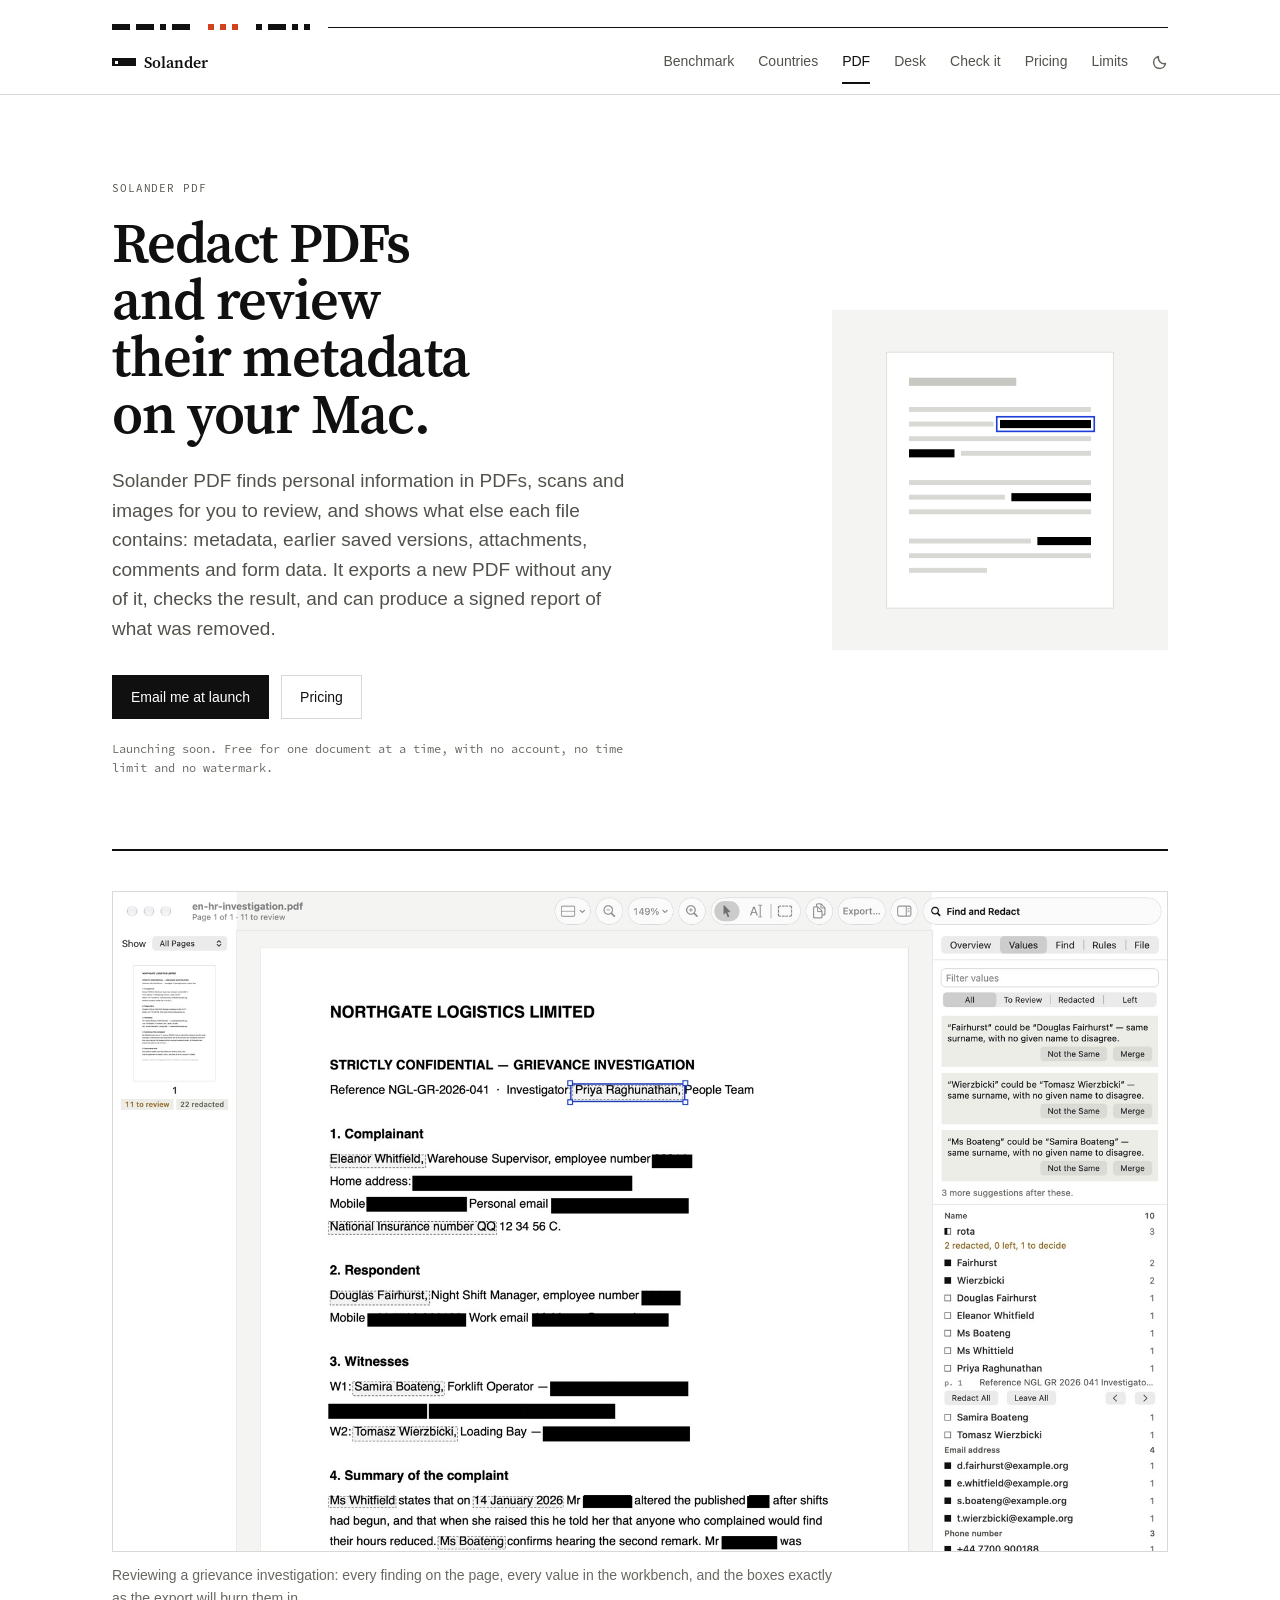
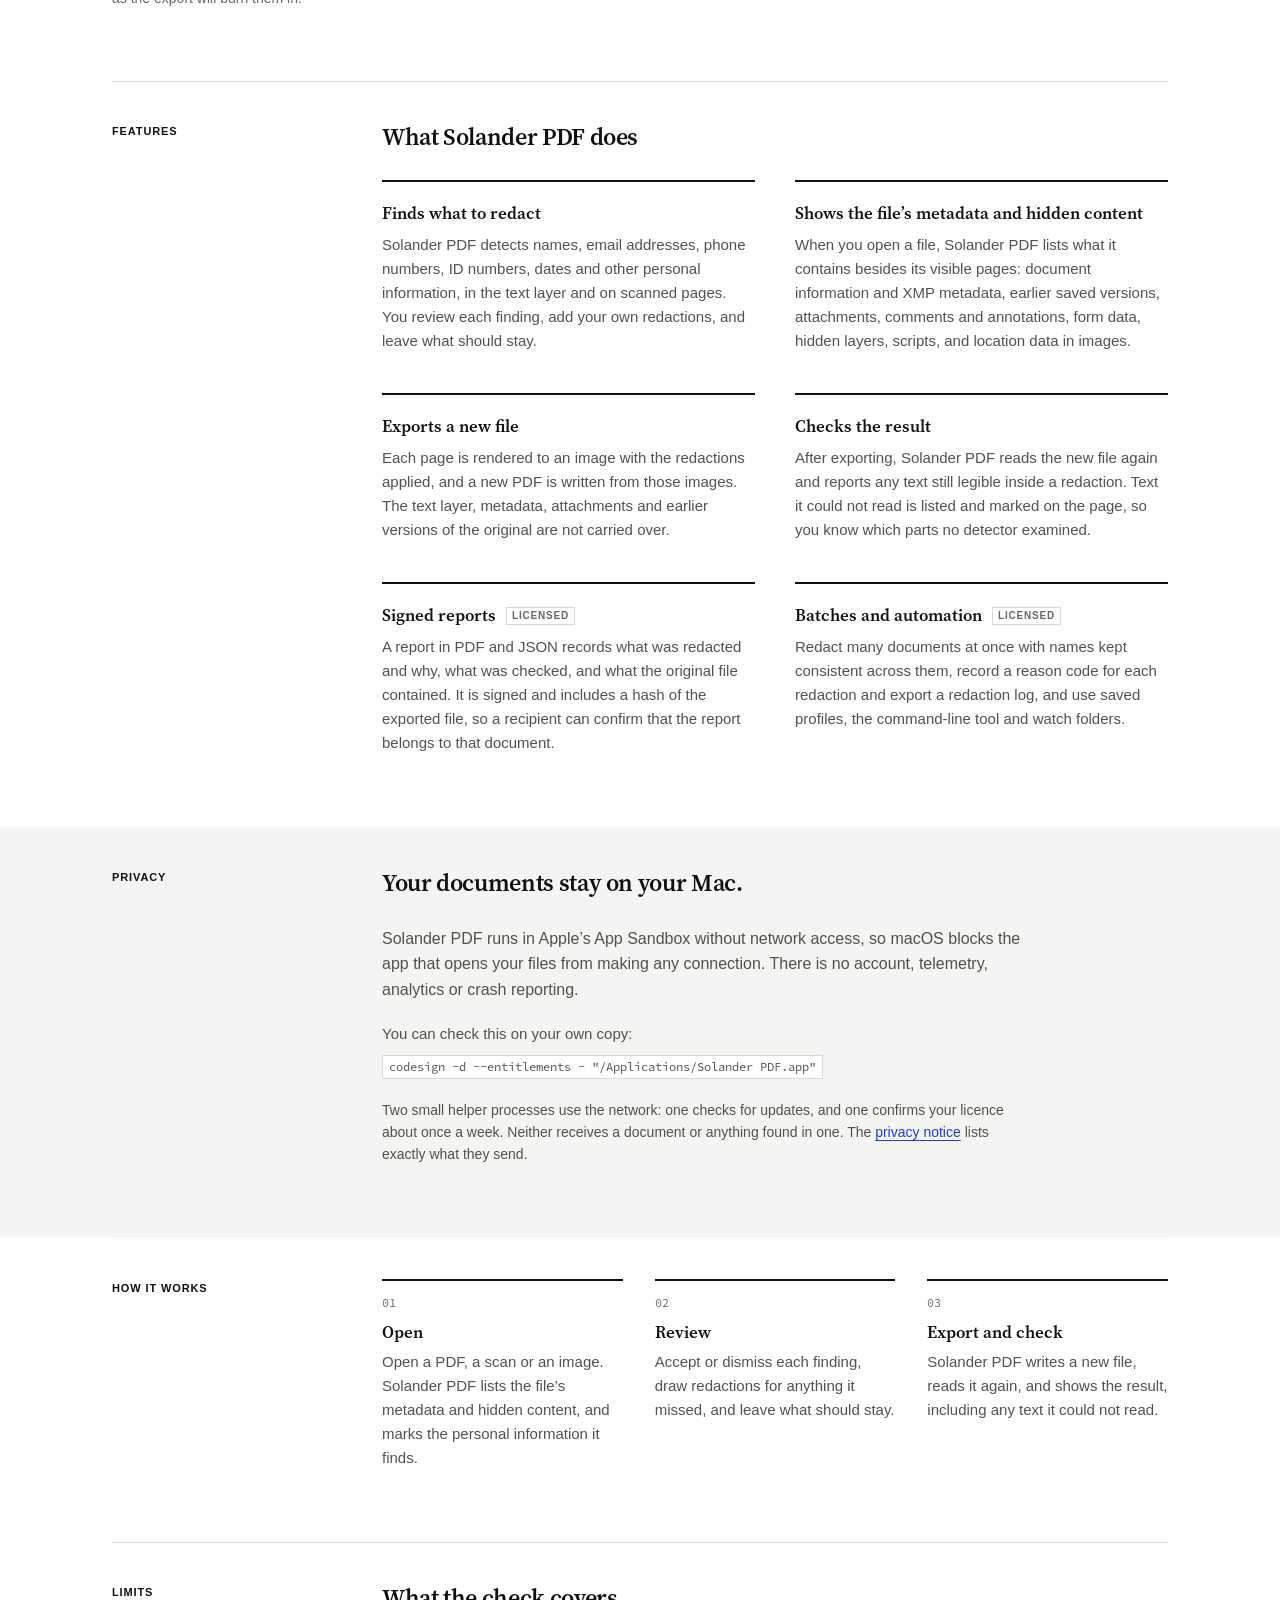
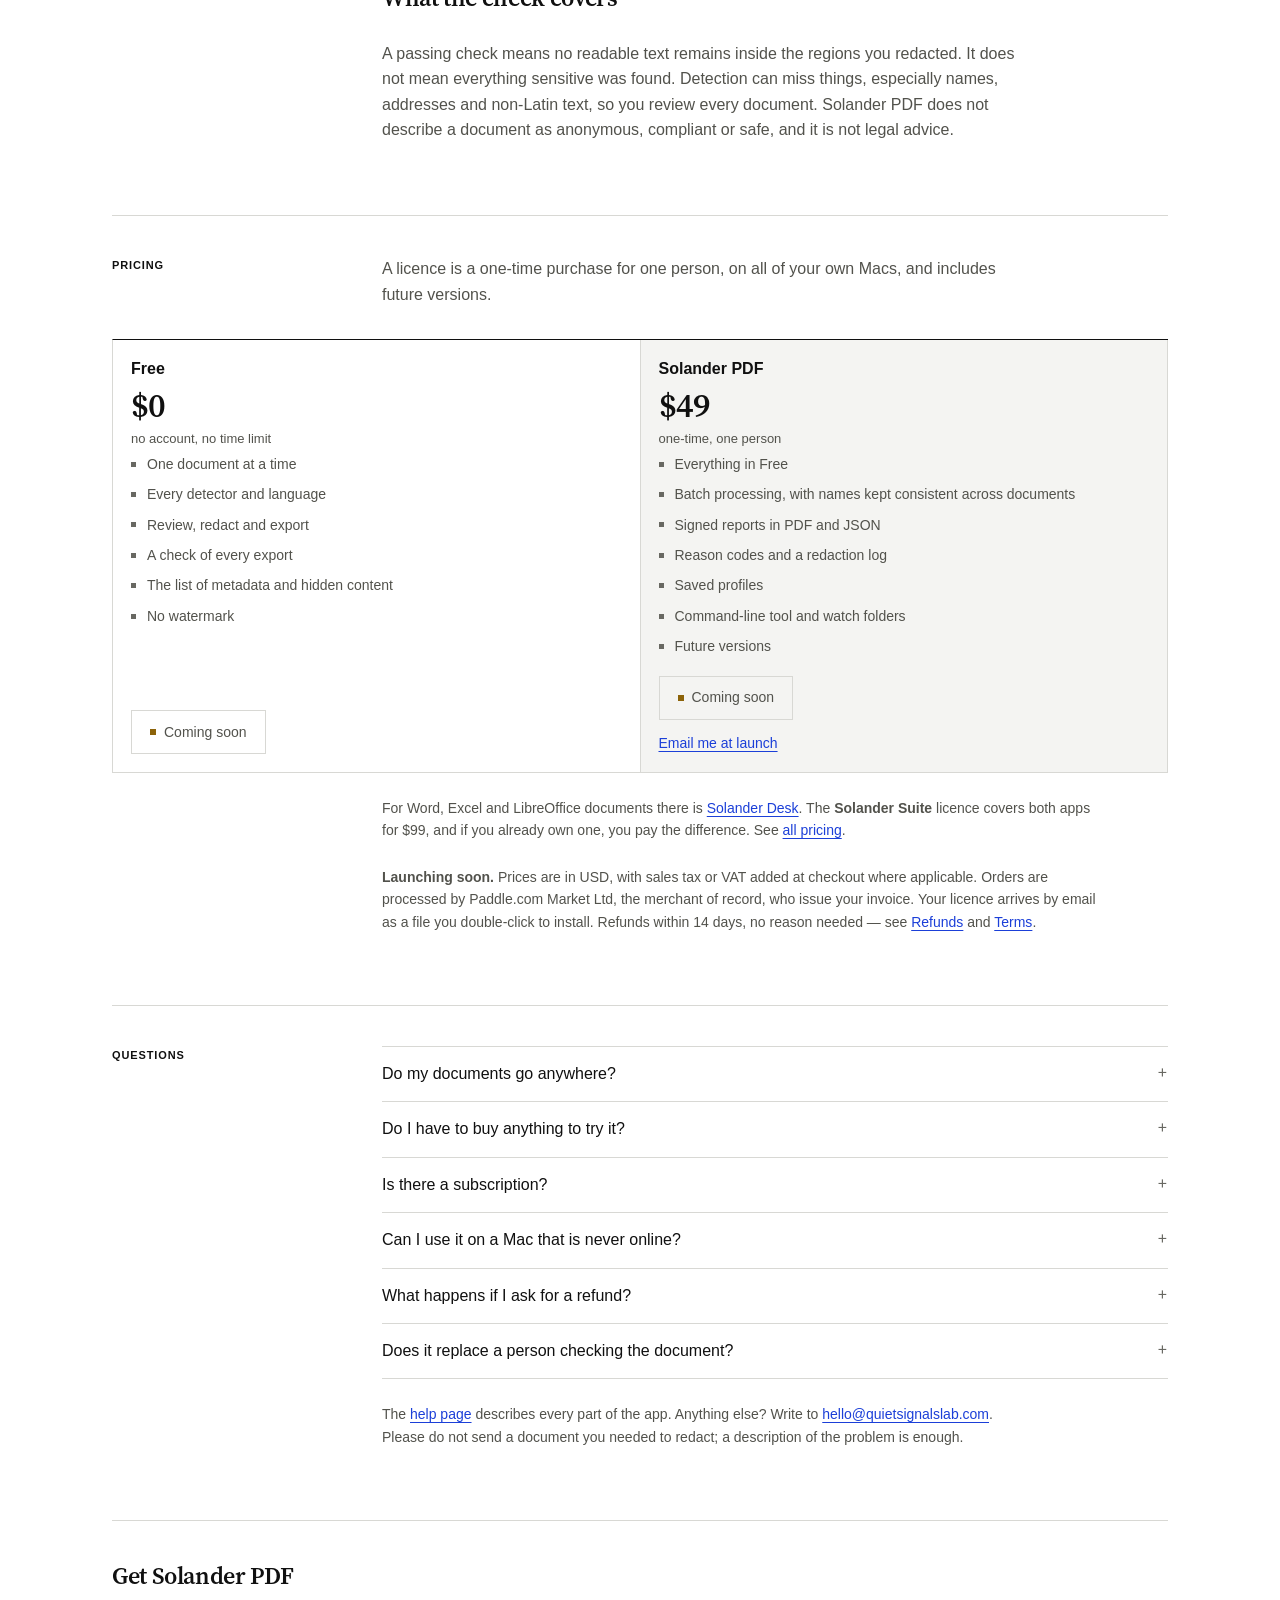
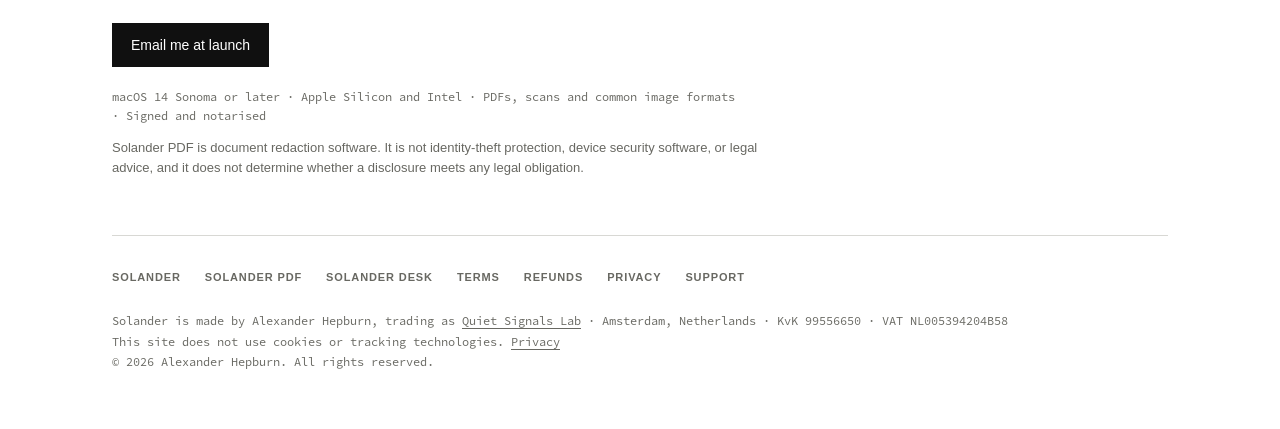
<file: pdf/index.html>
<!DOCTYPE html>
<html lang="en">
<head>
    <meta charset="UTF-8">
    <meta name="viewport" content="width=device-width, initial-scale=1.0">
    <meta name="description" content="Solander PDF redacts PDFs, scans and images on your Mac. It shows the metadata and hidden content each file contains, exports a new PDF without it, checks the result, and can produce a signed report of what was removed.">
    <meta name="author" content="Quiet Signals Lab">
    <title>Solander PDF — redact PDFs and review their metadata on your Mac</title>

    <link rel="icon" type="image/svg+xml" href="/assets/favicon.svg">
    <link rel="stylesheet" href="/styles.css">

    <script src="/theme.js"></script>
</head>
<body>
<a class="skip" href="#main">Skip to content</a>

<div class="q-signal" aria-hidden="true">
<svg class="q-morse" viewBox="0 0 33 1" width="198" height="6" shape-rendering="crispEdges" focusable="false"><rect x="0" width="3" height="1"/><rect x="4" width="3" height="1"/><rect x="8" width="1" height="1"/><rect x="10" width="3" height="1"/><rect class="s" x="16" width="1" height="1"/><rect class="s" x="18" width="1" height="1"/><rect class="s" x="20" width="1" height="1"/><rect x="24" width="1" height="1"/><rect x="26" width="3" height="1"/><rect x="30" width="1" height="1"/><rect x="32" width="1" height="1"/></svg>
</div>

<header>
  <nav>
    <a href="/" class="nav-brand">Solander</a>
    <ul class="nav-links">
      <li><a href="/benchmark/">Benchmark</a></li>
      <li><a href="/#countries">Countries</a></li>
      <li><a href="/pdf/" aria-current="page">PDF</a></li>
      <li><a href="/desk/">Desk</a></li>
      <li><a href="/#check">Check it</a></li>
      <li><a href="/#pricing">Pricing</a></li>
      <li><a href="/#limits">Limits</a></li>
      <li><button class="theme-toggle" type="button" aria-label="Switch between light and dark mode"><svg class="moon" viewBox="0 0 16 16" aria-hidden="true" focusable="false"><path d="M13.5 9.6A6 6 0 0 1 6.4 2.5a6 6 0 1 0 7.1 7.1z" fill="none" stroke="currentColor" stroke-width="1.5" stroke-linejoin="round"/></svg><svg class="sun" viewBox="0 0 16 16" aria-hidden="true" focusable="false"><circle cx="8" cy="8" r="3" fill="none" stroke="currentColor" stroke-width="1.5"/><path d="M8 0.5v2M8 13.5v2M0.5 8h2M13.5 8h2M2.7 2.7l1.4 1.4M11.9 11.9l1.4 1.4M2.7 13.3l1.4-1.4M11.9 4.1l1.4-1.4" stroke="currentColor" stroke-width="1.5"/></svg></button></li>
    </ul>
  </nav>
</header>

<main class="sl" id="main">

    <!-- Hero -->
    <section class="sl-hero">
        <div>
            <p class="sl-eyebrow">Solander PDF</p>
            <h1>Redact PDFs and review their metadata on your Mac.</h1>
            <p class="sl-lede">Solander PDF finds personal information in PDFs, scans and images for you to review, and shows what else each file contains: metadata, earlier saved versions, attachments, comments and form data. It exports a new PDF without any of it, checks the result, and can produce a signed report of what was removed.</p>
            <div class="sl-cta">
                <!-- AT LAUNCH: once the first release is published on GitHub, replace the
                     mailto below with
                       <a href="https://github.com/Quiet-Signals-Lab/solander/releases/download/pdf-v<version>/SolanderPDF-<version>.dmg" class="appstore-badge">Download free for macOS</a>
                     using the newest enclosure URL in pdf/appcast.xml: the button downloads the DMG
                     itself. ci/download-links.sh fails the deploy if they ever differ, so each
                     release updates the appcast and these links in the same commit.
                     There are three Download markers on this page (hero, Free plan, closing
                     section), plus one for the Paddle Buy button. Until then the releases page is empty, and a reviewer clicking
                     "Download" would land on "There aren't any releases here". -->
                <a href="mailto:hello@quietsignalslab.com?subject=Solander%20PDF%20%E2%80%94%20tell%20me%20when%20it%20launches" class="appstore-badge">Email me at launch</a>
                <a href="#pricing" class="sl-btn-quiet">Pricing</a>
            </div>
            <p class="sl-fine">Launching soon. Free for one document at a time, with no account, no time limit and no watermark.</p>
        </div>

        <!-- A redacted page with a check: what the product does, drawn rather than
             screenshotted, so it cannot misrepresent the interface. -->
        <div class="sl-hero-art" aria-hidden="true">
            <svg viewBox="0 0 320 340" xmlns="http://www.w3.org/2000/svg">
                <!-- The page: white paper, hairline edge, square corners -->
                <rect x="20.5" y="12.5" width="279" height="315" fill="#FFFFFF" stroke="#D8D8D4"/>
                <rect x="48" y="44" width="132" height="10" fill="#C8C8C3"/>
                <g fill="#D8D8D4">
                    <rect x="48" y="80" width="224" height="6"/>
                    <rect x="48" y="98" width="104" height="6"/>
                    <rect x="48" y="116" width="224" height="6"/>
                    <rect x="112" y="134" width="160" height="6"/>
                    <rect x="48" y="170" width="224" height="6"/>
                    <rect x="48" y="188" width="118" height="6"/>
                    <rect x="48" y="206" width="224" height="6"/>
                    <rect x="48" y="242" width="150" height="6"/>
                    <rect x="48" y="260" width="224" height="6"/>
                    <rect x="48" y="278" width="96" height="6"/>
                </g>
                <!-- Redactions: black, and taller than the text they cover -->
                <g fill="#000000">
                    <rect x="160" y="96" width="112" height="10"/>
                    <rect x="48" y="132" width="56" height="10"/>
                    <rect x="174" y="186" width="98" height="10"/>
                    <rect x="206" y="240" width="66" height="10"/>
                </g>
                <!-- Your selection: blue, as in the review -->
                <rect x="156" y="92" width="120" height="18" fill="none" stroke="#1B3FD8" stroke-width="2"/>
            </svg>
        </div>
    </section>

    <!-- The window itself, from the design proof of the current build (FAMILY D-036, U12):
         light and dark, following the visitor's theme the way the nav's switch does. -->
    <section class="sl-section sl-screen-section" aria-label="The review window">
        <figure class="sl-screen">
            <img class="light" src="/assets/screens/pdf-review-light.jpg" width="1440" height="900" alt="The Solander PDF window: page thumbnails on the left, a redacted HR document in the middle with black boxes over names, addresses and numbers, and the Values tab of the workbench on the right listing every value found" loading="lazy">
            <img class="dark" src="/assets/screens/pdf-review-dark.jpg" width="1440" height="900" alt="" aria-hidden="true" loading="lazy">
            <figcaption>Reviewing a grievance investigation: every finding on the page, every value in the workbench, and the boxes exactly as the export will burn them in.</figcaption>
        </figure>
    </section>

    <!-- Features -->
    <section class="sl-section" id="features">
        <p class="sl-kicker">Features</p>
        <h2>What Solander PDF does</h2>
        <div class="sl-grid">
            <article class="sl-card">
                <h3>Finds what to redact</h3>
                <p>Solander PDF detects names, email addresses, phone numbers, ID numbers, dates and other personal information, in the text layer and on scanned pages. You review each finding, add your own redactions, and leave what should stay.</p>
            </article>
            <article class="sl-card">
                <h3>Shows the file&rsquo;s metadata and hidden content</h3>
                <p>When you open a file, Solander PDF lists what it contains besides its visible pages: document information and XMP metadata, earlier saved versions, attachments, comments and annotations, form data, hidden layers, scripts, and location data in images.</p>
            </article>
            <article class="sl-card">
                <h3>Exports a new file</h3>
                <p>Each page is rendered to an image with the redactions applied, and a new PDF is written from those images. The text layer, metadata, attachments and earlier versions of the original are not carried over.</p>
            </article>
            <article class="sl-card">
                <h3>Checks the result</h3>
                <p>After exporting, Solander PDF reads the new file again and reports any text still legible inside a redaction. Text it could not read is listed and marked on the page, so you know which parts no detector examined.</p>
            </article>
            <article class="sl-card">
                <h3>Signed reports <span class="sl-tag">Licensed</span></h3>
                <p>A report in PDF and JSON records what was redacted and why, what was checked, and what the original file contained. It is signed and includes a hash of the exported file, so a recipient can confirm that the report belongs to that document.</p>
            </article>
            <article class="sl-card">
                <h3>Batches and automation <span class="sl-tag">Licensed</span></h3>
                <p>Redact many documents at once with names kept consistent across them, record a reason code for each redaction and export a redaction log, and use saved profiles, the command-line tool and watch folders.</p>
            </article>
        </div>
    </section>

    <!-- Privacy -->
    <section class="sl-section sl-band">
        <p class="sl-kicker">Privacy</p>
        <h2>Your documents stay on your Mac.</h2>
        <div class="sl-body">
            <p>Solander PDF runs in Apple&rsquo;s App Sandbox without network access, so macOS blocks the app that opens your files from making any connection. There is no account, telemetry, analytics or crash reporting.</p>
            <p class="sl-verify">You can check this on your own copy: <code>codesign -d --entitlements - "/Applications/Solander PDF.app"</code></p>
            <p class="sl-small">Two small helper processes use the network: one checks for updates, and one confirms your licence about once a week. Neither receives a document or anything found in one. The <a href="/privacy.html">privacy notice</a> lists exactly what they send.</p>
        </div>
    </section>

    <!-- How it works -->
    <section class="sl-section" id="how">
        <p class="sl-kicker">How it works</p>
        <ol class="sl-steps">
            <li>
                <h3>Open</h3>
                <p>Open a PDF, a scan or an image. Solander PDF lists the file&rsquo;s metadata and hidden content, and marks the personal information it finds.</p>
            </li>
            <li>
                <h3>Review</h3>
                <p>Accept or dismiss each finding, draw redactions for anything it missed, and leave what should stay.</p>
            </li>
            <li>
                <h3>Export and check</h3>
                <p>Solander PDF writes a new file, reads it again, and shows the result, including any text it could not read.</p>
            </li>
        </ol>
    </section>

    <!-- Honest limits. The app's Help menu links here ("What the Check Covers"). -->
    <section class="sl-section" id="limits">
        <p class="sl-kicker">Limits</p>
        <h2>What the check covers</h2>
        <div class="sl-body">
            <p>A passing check means no readable text remains inside the regions you redacted. It does not mean everything sensitive was found. Detection can miss things, especially names, addresses and non-Latin text, so you review every document. Solander PDF does not describe a document as anonymous, compliant or safe, and it is not legal advice.</p>
        </div>
    </section>

    <!-- Pricing -->
    <section class="sl-section" id="pricing">
        <p class="sl-kicker">Pricing</p>
        <p class="sl-intro">A licence is a one-time purchase for one person, on all of your own Macs, and includes future versions.</p>
        <div class="sl-plans">
            <div class="sl-plan">
                <h3>Free</h3>
                <p class="sl-price">$0</p>
                <p class="sl-price-sub">no account, no time limit</p>
                <ul>
                    <li>One document at a time</li>
                    <li>Every detector and language</li>
                    <li>Review, redact and export</li>
                    <li>A check of every export</li>
                    <li>The list of metadata and hidden content</li>
                    <li>No watermark</li>
                </ul>
                <div class="sl-plan-action">
                    <!-- AT LAUNCH: replace with
                         <a href="https://github.com/Quiet-Signals-Lab/solander/releases/download/pdf-v<version>/SolanderPDF-<version>.dmg" class="appstore-badge">Download</a> -->
                    <span class="sl-soon">Coming soon</span>
                </div>
            </div>

            <div class="sl-plan sl-plan-main">
                <h3>Solander PDF</h3>
                <p class="sl-price">$49</p>
                <p class="sl-price-sub">one-time, one person</p>
                <ul>
                    <li>Everything in Free</li>
                    <li>Batch processing, with names kept consistent across documents</li>
                    <li>Signed reports in PDF and JSON</li>
                    <li>Reason codes and a redaction log</li>
                    <li>Saved profiles</li>
                    <li>Command-line tool and watch folders</li>
                    <li>Future versions</li>
                </ul>
                <div class="sl-plan-action">
                    <!-- AT LAUNCH (Paddle): replace the two elements below with
                           <a href="https://..." class="appstore-badge">Buy $49</a>
                         using the Paddle hosted checkout link plus ?price_id=<id> for the Solander price. That link is
                         the only place on the site that needs the URL, and
                         ci/config-placeholders.sh fails the deploy if it is ever left as a
                         placeholder. -->
                    <span class="sl-soon">Coming soon</span>
                    <a href="mailto:hello@quietsignalslab.com?subject=Solander%20PDF%20%E2%80%94%20tell%20me%20when%20it%20launches">Email me at launch</a>
                </div>
            </div>
        </div>

        <p class="sl-note">For Word, Excel and LibreOffice documents there is <a href="/desk/">Solander Desk</a>. The <strong>Solander Suite</strong> licence covers both apps for $99, and if you already own one, you pay the difference. See <a href="/#pricing">all pricing</a>.</p>

        <p class="sl-note"><strong>Launching soon.</strong> Prices are in USD, with sales tax or VAT added at checkout where applicable. Orders are processed by Paddle.com Market Ltd, the merchant of record, who issue your invoice. Your licence arrives by email as a file you double-click to install. Refunds within 14 days, no reason needed &mdash; see <a href="/refunds.html">Refunds</a> and <a href="/terms.html">Terms</a>.</p>
    </section>

    <!-- FAQ -->
    <section class="sl-section" id="faq">
        <p class="sl-kicker">Questions</p>
        <div class="sl-faq">
            <details>
                <summary>Do my documents go anywhere?</summary>
                <p>No. The app that opens them has no network access, enforced by macOS. Update checks and licence confirmation run in separate helper processes that never receive document data.</p>
            </details>
            <details>
                <summary>Do I have to buy anything to try it?</summary>
                <p>No. Free mode has every detector and language, and lets you open, review, redact, export and check one document at a time, with no time limit and no account. A licence adds batches, signed reports and automation.</p>
            </details>
            <details>
                <summary>Is there a subscription?</summary>
                <p>No. A licence is bought once and includes future versions. About once a week a helper process confirms the purchase has not been refunded; if it cannot reach us, the licensed features keep working for 30 days.</p>
            </details>
            <details>
                <summary>Can I use it on a Mac that is never online?</summary>
                <p>Yes, with offline activation. The app shows a short code, you enter it on a web page from your phone or another computer, and type the answer back. A first activation lasts 15 days and each renewal lasts 90.</p>
            </details>
            <details>
                <summary>What happens if I ask for a refund?</summary>
                <p>The licence is deactivated and the licensed features stop. Free mode keeps working exactly as before, and everything you have already produced is untouched. See <a href="/refunds.html">Refunds</a>.</p>
            </details>
            <details>
                <summary>Does it replace a person checking the document?</summary>
                <p>No. Detection misses things, especially names, addresses and non-Latin text. Solander PDF shows you where it is uncertain, but every document still needs a person to review it.</p>
            </details>
        </div>
        <p class="sl-support">The <a href="/pdf/help/">help page</a> describes every part of the app. Anything else? Write to <a href="mailto:hello@quietsignalslab.com?subject=Solander%20PDF">hello@quietsignalslab.com</a>. Please do not send a document you needed to redact; a description of the problem is enough.</p>
    </section>

    <!-- Closing call to action -->
    <section class="sl-final">
        <h2>Get Solander PDF</h2>
        <div class="sl-cta">
            <!-- AT LAUNCH: replace with
                 <a href="https://github.com/Quiet-Signals-Lab/solander/releases/download/pdf-v<version>/SolanderPDF-<version>.dmg" class="appstore-badge">Download free for macOS</a> -->
            <a href="mailto:hello@quietsignalslab.com?subject=Solander%20PDF%20%E2%80%94%20tell%20me%20when%20it%20launches" class="appstore-badge">Email me at launch</a>
        </div>
        <p class="sl-fine">macOS 14 Sonoma or later &middot; Apple Silicon and Intel &middot; PDFs, scans and common image formats &middot; Signed and notarised</p>
        <p class="sl-category">Solander PDF is document redaction software. It is not identity-theft protection, device security software, or legal advice, and it does not determine whether a disclosure meets any legal obligation.</p>
    </section>

</main>

<footer>
  <div class="footer-links">
    <a href="/">Solander</a>
    <a href="/pdf/">Solander PDF</a>
    <a href="/desk/">Solander Desk</a>
    <a href="/terms.html">Terms</a>
    <a href="/refunds.html">Refunds</a>
    <a href="/privacy.html">Privacy</a>
    <a href="mailto:hello@quietsignalslab.com?subject=Solander">Support</a>
  </div>
  <div class="footer-meta">
    <p>Solander is made by Alexander Hepburn, trading as <a href="https://quietsignalslab.com/">Quiet Signals Lab</a> &middot; Amsterdam, Netherlands &middot; KvK 99556650 &middot; VAT NL005394204B58</p>
    <p>This site does not use cookies or tracking technologies. <a href="/privacy.html">Privacy</a></p>
    <p>&copy; 2026 Alexander Hepburn. All rights reserved.</p>
  </div>
</footer>

</body>
</html>
</file>
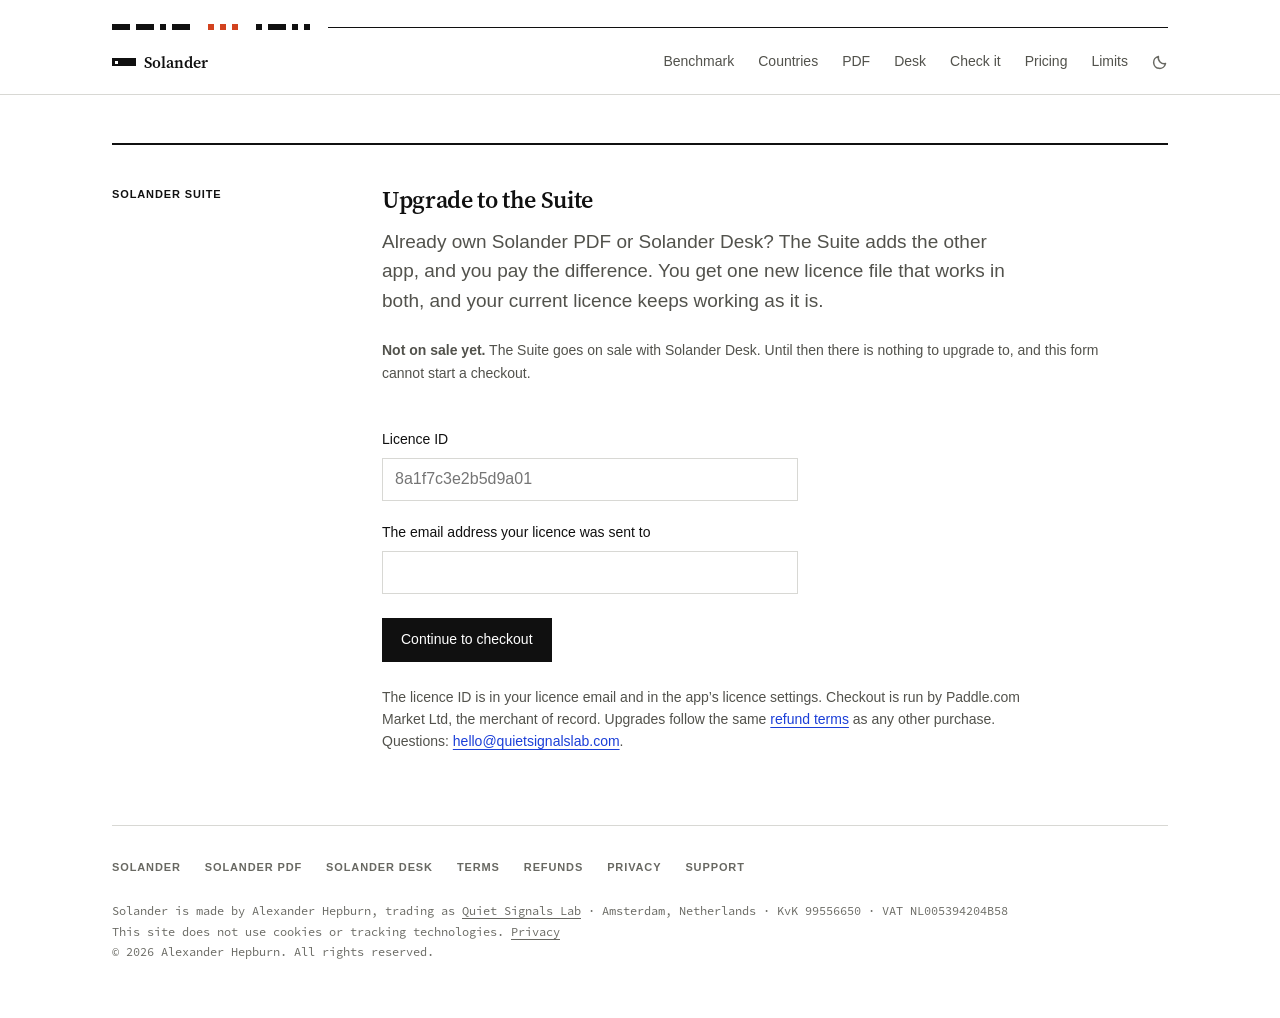
<file: upgrade/index.html>
<!DOCTYPE html>
<html lang="en">
<head>
    <meta charset="UTF-8">
    <meta name="viewport" content="width=device-width, initial-scale=1.0">
    <meta name="description" content="Own Solander PDF or Solander Desk? Upgrade to Solander Suite and pay the difference.">
    <meta name="author" content="Quiet Signals Lab">
    <meta name="robots" content="noindex">
    <title>Upgrade to Solander Suite</title>

    <link rel="icon" type="image/svg+xml" href="/assets/favicon.svg">
    <link rel="stylesheet" href="/styles.css">
    <script src="/theme.js"></script>
</head>
<body>
<a class="skip" href="#main">Skip to content</a>

<div class="q-signal" aria-hidden="true">
<svg class="q-morse" viewBox="0 0 33 1" width="198" height="6" shape-rendering="crispEdges" focusable="false"><rect x="0" width="3" height="1"/><rect x="4" width="3" height="1"/><rect x="8" width="1" height="1"/><rect x="10" width="3" height="1"/><rect class="s" x="16" width="1" height="1"/><rect class="s" x="18" width="1" height="1"/><rect class="s" x="20" width="1" height="1"/><rect x="24" width="1" height="1"/><rect x="26" width="3" height="1"/><rect x="30" width="1" height="1"/><rect x="32" width="1" height="1"/></svg>
</div>

<header>
  <nav>
    <a href="/" class="nav-brand">Solander</a>
    <ul class="nav-links">
      <li><a href="/benchmark/">Benchmark</a></li>
      <li><a href="/#countries">Countries</a></li>
      <li><a href="/pdf/">PDF</a></li>
      <li><a href="/desk/">Desk</a></li>
      <li><a href="/#check">Check it</a></li>
      <li><a href="/#pricing">Pricing</a></li>
      <li><a href="/#limits">Limits</a></li>
      <li><button class="theme-toggle" type="button" aria-label="Switch between light and dark mode"><svg class="moon" viewBox="0 0 16 16" aria-hidden="true" focusable="false"><path d="M13.5 9.6A6 6 0 0 1 6.4 2.5a6 6 0 1 0 7.1 7.1z" fill="none" stroke="currentColor" stroke-width="1.5" stroke-linejoin="round"/></svg><svg class="sun" viewBox="0 0 16 16" aria-hidden="true" focusable="false"><circle cx="8" cy="8" r="3" fill="none" stroke="currentColor" stroke-width="1.5"/><path d="M8 0.5v2M8 13.5v2M0.5 8h2M13.5 8h2M2.7 2.7l1.4 1.4M11.9 11.9l1.4 1.4M2.7 13.3l1.4-1.4M11.9 4.1l1.4-1.4" stroke="currentColor" stroke-width="1.5"/></svg></button></li>
    </ul>
  </nav>
</header>

<main class="sl" id="main">

    <!-- The form checks the licence with the fulfilment worker, which answers with a Paddle
         hosted checkout for the upgrade price. It lives here, not on the worker, because
         Paddle wants every checkout launched from a domain it has reviewed. The upgrade price
         itself never appears on this site. -->
    <section class="sl-section">
        <p class="sl-kicker">Solander Suite</p>
        <h2>Upgrade to the Suite</h2>
        <p class="sl-lede">Already own Solander PDF or Solander Desk? The Suite adds the other app, and you pay the difference. You get one new licence file that works in both, and your current licence keeps working as it is.</p>
        <!-- AT LAUNCH: remove this paragraph once the Suite is on sale. -->
        <p class="sl-note"><strong>Not on sale yet.</strong> The Suite goes on sale with Solander Desk. Until then there is nothing to upgrade to, and this form cannot start a checkout.</p>

        <form id="upgrade" class="sl-form">
            <label for="licence">Licence ID</label>
            <input id="licence" name="licence" autocomplete="off" spellcheck="false" placeholder="8a1f7c3e2b5d9a01" required>
            <label for="email">The email address your licence was sent to</label>
            <input id="email" name="email" type="email" autocomplete="email" required>
            <button type="submit" id="go" class="appstore-badge">Continue to checkout</button>
            <p id="error" role="alert" hidden></p>
        </form>

        <p class="sl-support">The licence ID is in your licence email and in the app&rsquo;s licence settings. Checkout is run by Paddle.com Market Ltd, the merchant of record. Upgrades follow the same <a href="/refunds.html">refund terms</a> as any other purchase. Questions: <a href="mailto:hello@quietsignalslab.com?subject=Solander%20Suite%20upgrade">hello@quietsignalslab.com</a>.</p>
    </section>

</main>

<footer>
  <div class="footer-links">
    <a href="/">Solander</a>
    <a href="/pdf/">Solander PDF</a>
    <a href="/desk/">Solander Desk</a>
    <a href="/terms.html">Terms</a>
    <a href="/refunds.html">Refunds</a>
    <a href="/privacy.html">Privacy</a>
    <a href="mailto:hello@quietsignalslab.com?subject=Solander">Support</a>
  </div>
  <div class="footer-meta">
    <p>Solander is made by Alexander Hepburn, trading as <a href="https://quietsignalslab.com/">Quiet Signals Lab</a> &middot; Amsterdam, Netherlands &middot; KvK 99556650 &middot; VAT NL005394204B58</p>
    <p>This site does not use cookies or tracking technologies. <a href="/privacy.html">Privacy</a></p>
    <p>&copy; 2026 Alexander Hepburn. All rights reserved.</p>
  </div>
</footer>

<script>
// text/plain keeps this a simple cross-origin request, with no preflight; the worker reads
// the body as JSON either way, and allows this origin to read its answer.
(function () {
  var form = document.getElementById('upgrade');
  var go = document.getElementById('go');
  var err = document.getElementById('error');
  function fail(message) { err.textContent = message; err.hidden = false; }

  form.addEventListener('submit', function (event) {
    event.preventDefault();
    err.hidden = true;
    go.disabled = true;
    go.textContent = 'Checking…';
    fetch('https://solander-fulfilment.quietsignalslab.workers.dev/upgrade', {
      method: 'POST',
      headers: { 'content-type': 'text/plain' },
      body: JSON.stringify({
        licenceID: document.getElementById('licence').value,
        email: document.getElementById('email').value
      })
    }).then(function (response) {
      return response.json().then(function (body) {
        if (response.ok && body.url) { window.location.href = body.url; return; }
        fail(body.error || 'That did not work. Check both fields.');
      });
    }).catch(function () {
      fail('Could not reach the licence server. Try again in a moment.');
    }).finally(function () {
      go.disabled = false;
      go.textContent = 'Continue to checkout';
    });
  });
})();
</script>

</body>
</html>
</file>
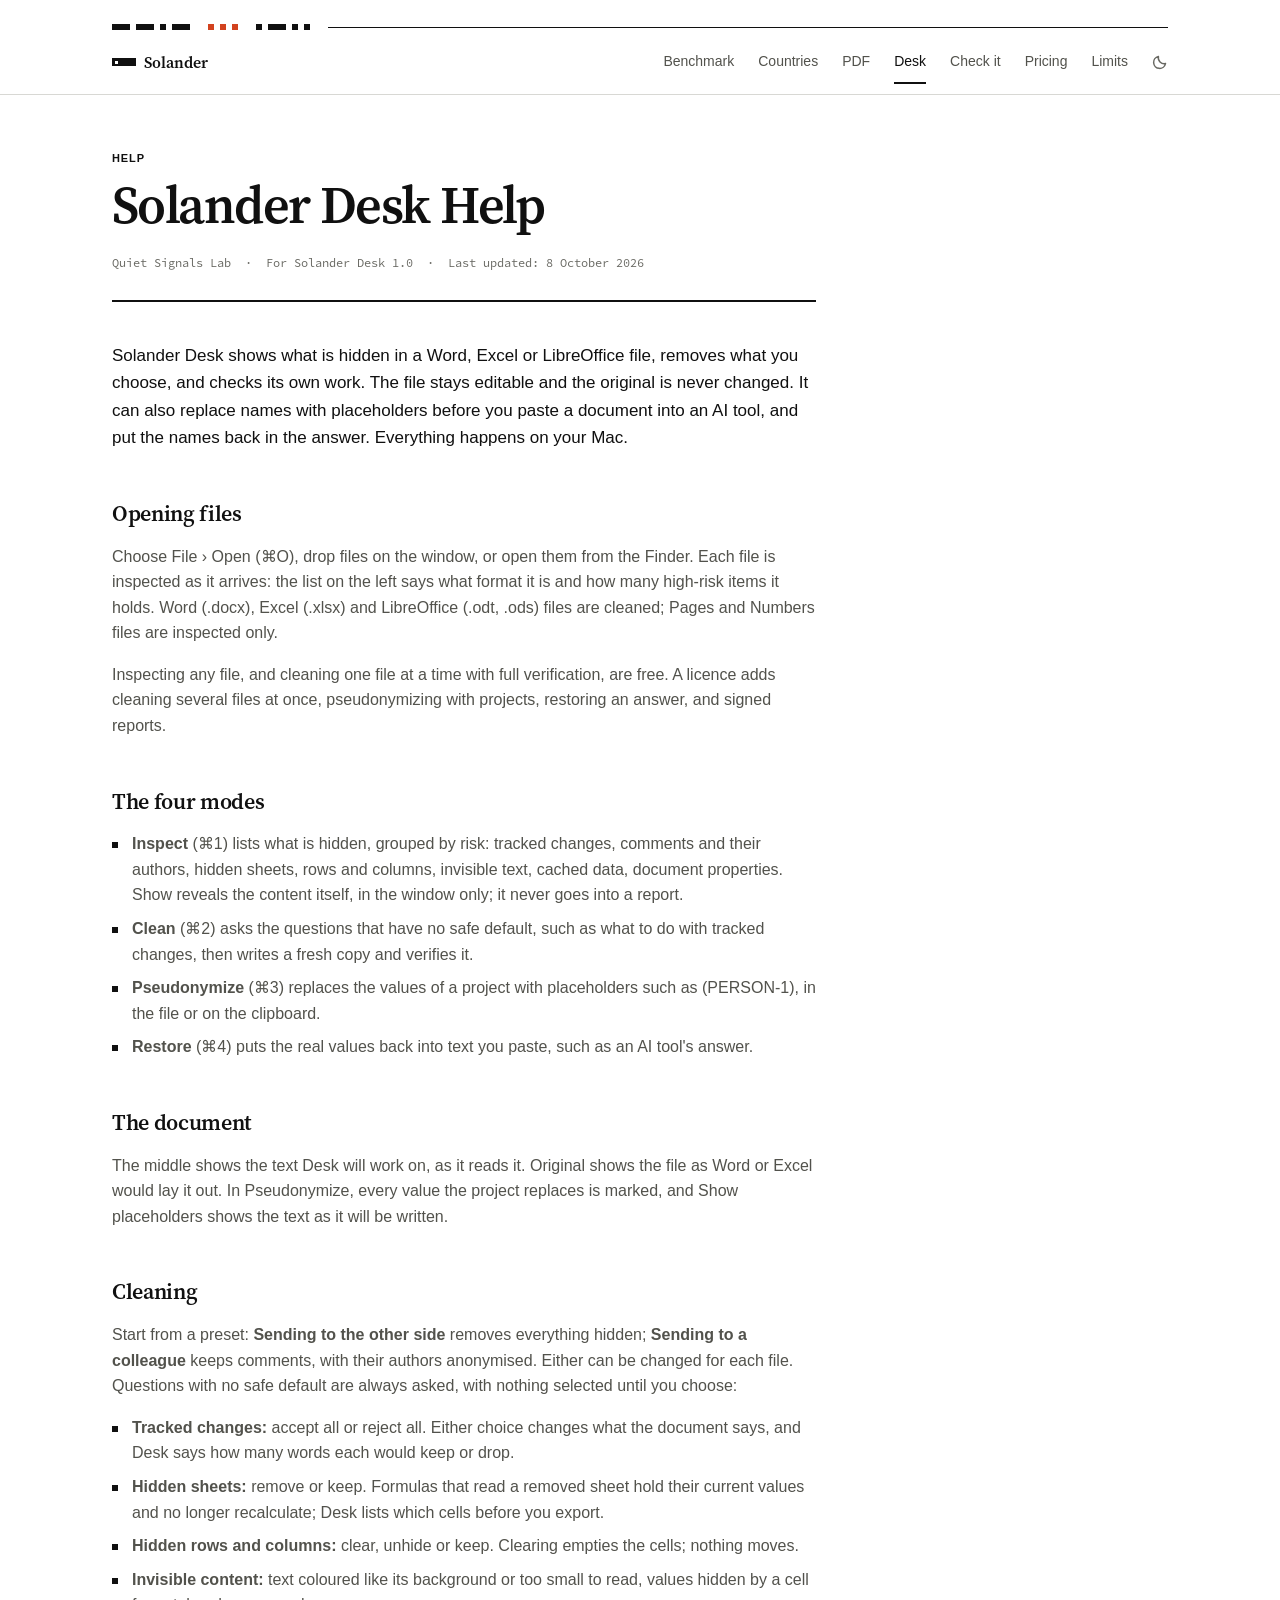
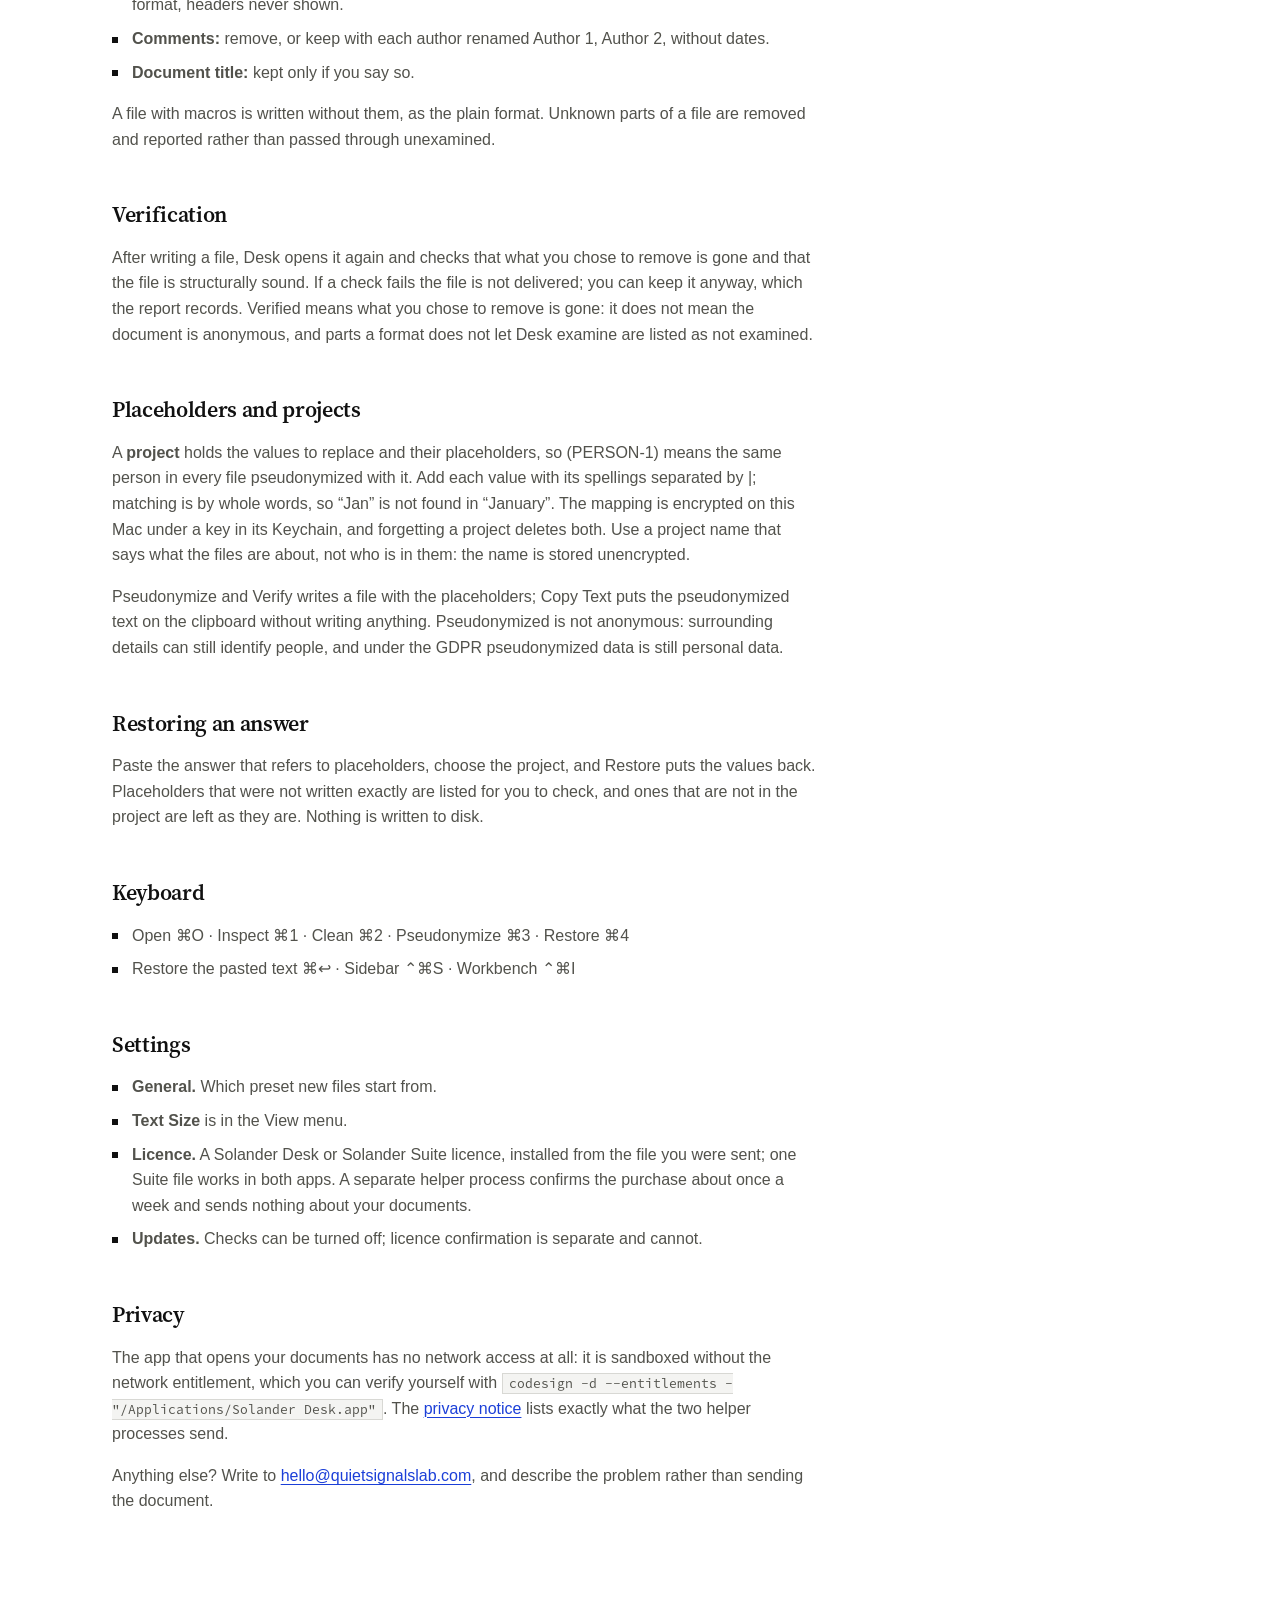
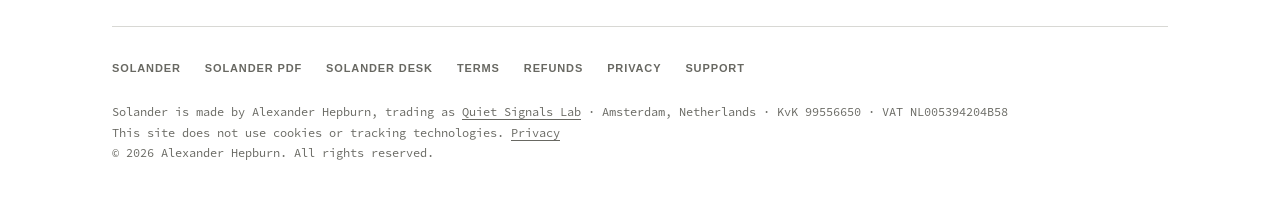
<file: desk/help/index.html>
<!DOCTYPE html>
<html lang="en">
<head>
  <meta charset="UTF-8" />
  <meta name="viewport" content="width=device-width, initial-scale=1.0" />
  <meta name="description" content="How Solander Desk works: inspecting and cleaning Word, Excel and LibreOffice files, the questions it asks, verification, placeholders for AI tools and restoring an answer.">
  <title>Help · Solander Desk</title>
  <link rel="icon" type="image/svg+xml" href="/assets/favicon.svg">
  <link rel="stylesheet" href="/styles.css">
  <script src="/theme.js"></script>
</head>
<body>
<a class="skip" href="#main">Skip to content</a>

<div class="q-signal" aria-hidden="true">
<svg class="q-morse" viewBox="0 0 33 1" width="198" height="6" shape-rendering="crispEdges" focusable="false"><rect x="0" width="3" height="1"/><rect x="4" width="3" height="1"/><rect x="8" width="1" height="1"/><rect x="10" width="3" height="1"/><rect class="s" x="16" width="1" height="1"/><rect class="s" x="18" width="1" height="1"/><rect class="s" x="20" width="1" height="1"/><rect x="24" width="1" height="1"/><rect x="26" width="3" height="1"/><rect x="30" width="1" height="1"/><rect x="32" width="1" height="1"/></svg>
</div>

<header>
  <nav>
    <a href="/" class="nav-brand">Solander</a>
    <ul class="nav-links">
      <li><a href="/benchmark/">Benchmark</a></li>
      <li><a href="/#countries">Countries</a></li>
      <li><a href="/pdf/">PDF</a></li>
      <li><a href="/desk/" aria-current="page">Desk</a></li>
      <li><a href="/#check">Check it</a></li>
      <li><a href="/#pricing">Pricing</a></li>
      <li><a href="/#limits">Limits</a></li>
      <li><button class="theme-toggle" type="button" aria-label="Switch between light and dark mode"><svg class="moon" viewBox="0 0 16 16" aria-hidden="true" focusable="false"><path d="M13.5 9.6A6 6 0 0 1 6.4 2.5a6 6 0 1 0 7.1 7.1z" fill="none" stroke="currentColor" stroke-width="1.5" stroke-linejoin="round"/></svg><svg class="sun" viewBox="0 0 16 16" aria-hidden="true" focusable="false"><circle cx="8" cy="8" r="3" fill="none" stroke="currentColor" stroke-width="1.5"/><path d="M8 0.5v2M8 13.5v2M0.5 8h2M13.5 8h2M2.7 2.7l1.4 1.4M11.9 11.9l1.4 1.4M2.7 13.3l1.4-1.4M11.9 4.1l1.4-1.4" stroke="currentColor" stroke-width="1.5"/></svg></button></li>
    </ul>
  </nav>
</header>

<div class="prose" id="main">
  <p class="page-label">Help</p>
  <h1>Solander Desk Help</h1>
  <p class="page-meta">Quiet Signals Lab &nbsp;·&nbsp; For Solander Desk 1.0 &nbsp;·&nbsp; Last updated: 8 October 2026</p>

  <p class="lede">
    Solander Desk shows what is hidden in a Word, Excel or LibreOffice file, removes what you choose, and checks its own work. The file stays editable and the original is never changed. It can also replace names with placeholders before you paste a document into an AI tool, and put the names back in the answer. Everything happens on your Mac.
  </p>

<h2 id="open">Opening files</h2>

<p>Choose File › Open (⌘O), drop files on the window, or open them from the Finder. Each file is inspected as it arrives: the list on the left says what format it is and how many high-risk items it holds. Word (.docx), Excel (.xlsx) and LibreOffice (.odt, .ods) files are cleaned; Pages and Numbers files are inspected only.</p>

<p>Inspecting any file, and cleaning one file at a time with full verification, are free. A licence adds cleaning several files at once, pseudonymizing with projects, restoring an answer, and signed reports.</p>

<h2 id="modes">The four modes</h2>

<ul>
  <li><strong>Inspect</strong> (⌘1) lists what is hidden, grouped by risk: tracked changes, comments and their authors, hidden sheets, rows and columns, invisible text, cached data, document properties. Show reveals the content itself, in the window only; it never goes into a report.</li>
  <li><strong>Clean</strong> (⌘2) asks the questions that have no safe default, such as what to do with tracked changes, then writes a fresh copy and verifies it.</li>
  <li><strong>Pseudonymize</strong> (⌘3) replaces the values of a project with placeholders such as (PERSON-1), in the file or on the clipboard.</li>
  <li><strong>Restore</strong> (⌘4) puts the real values back into text you paste, such as an AI tool's answer.</li>
</ul>

<h2 id="reading">The document</h2>

<p>The middle shows the text Desk will work on, as it reads it. Original shows the file as Word or Excel would lay it out. In Pseudonymize, every value the project replaces is marked, and Show placeholders shows the text as it will be written.</p>

<h2 id="clean">Cleaning</h2>

<p>Start from a preset: <strong>Sending to the other side</strong> removes everything hidden; <strong>Sending to a colleague</strong> keeps comments, with their authors anonymised. Either can be changed for each file. Questions with no safe default are always asked, with nothing selected until you choose:</p>

<ul>
  <li><strong>Tracked changes:</strong> accept all or reject all. Either choice changes what the document says, and Desk says how many words each would keep or drop.</li>
  <li><strong>Hidden sheets:</strong> remove or keep. Formulas that read a removed sheet hold their current values and no longer recalculate; Desk lists which cells before you export.</li>
  <li><strong>Hidden rows and columns:</strong> clear, unhide or keep. Clearing empties the cells; nothing moves.</li>
  <li><strong>Invisible content:</strong> text coloured like its background or too small to read, values hidden by a cell format, headers never shown.</li>
  <li><strong>Comments:</strong> remove, or keep with each author renamed Author 1, Author 2, without dates.</li>
  <li><strong>Document title:</strong> kept only if you say so.</li>
</ul>

<p>A file with macros is written without them, as the plain format. Unknown parts of a file are removed and reported rather than passed through unexamined.</p>

<h2 id="verification">Verification</h2>

<p>After writing a file, Desk opens it again and checks that what you chose to remove is gone and that the file is structurally sound. If a check fails the file is not delivered; you can keep it anyway, which the report records. Verified means what you chose to remove is gone: it does not mean the document is anonymous, and parts a format does not let Desk examine are listed as not examined.</p>

<h2 id="pseudonymize">Placeholders and projects</h2>

<p>A <strong>project</strong> holds the values to replace and their placeholders, so (PERSON-1) means the same person in every file pseudonymized with it. Add each value with its spellings separated by |; matching is by whole words, so “Jan” is not found in “January”. The mapping is encrypted on this Mac under a key in its Keychain, and forgetting a project deletes both. Use a project name that says what the files are about, not who is in them: the name is stored unencrypted.</p>

<p>Pseudonymize and Verify writes a file with the placeholders; Copy Text puts the pseudonymized text on the clipboard without writing anything. Pseudonymized is not anonymous: surrounding details can still identify people, and under the GDPR pseudonymized data is still personal data.</p>

<h2 id="restore">Restoring an answer</h2>

<p>Paste the answer that refers to placeholders, choose the project, and Restore puts the values back. Placeholders that were not written exactly are listed for you to check, and ones that are not in the project are left as they are. Nothing is written to disk.</p>

<h2 id="keyboard">Keyboard</h2>

<ul>
  <li>Open ⌘O · Inspect ⌘1 · Clean ⌘2 · Pseudonymize ⌘3 · Restore ⌘4</li>
  <li>Restore the pasted text ⌘↩ · Sidebar ⌃⌘S · Workbench ⌃⌘I</li>
</ul>

<h2 id="settings">Settings</h2>

<ul>
  <li><strong>General.</strong> Which preset new files start from.</li>
  <li><strong>Text Size</strong> is in the View menu.</li>
  <li><strong>Licence.</strong> A Solander Desk or Solander Suite licence, installed from the file you were sent; one Suite file works in both apps. A separate helper process confirms the purchase about once a week and sends nothing about your documents.</li>
  <li><strong>Updates.</strong> Checks can be turned off; licence confirmation is separate and cannot.</li>
</ul>

<h2 id="privacy">Privacy</h2>

<p>The app that opens your documents has no network access at all: it is sandboxed without the network entitlement, which you can verify yourself with <code>codesign -d --entitlements - "/Applications/Solander Desk.app"</code>. The <a href="/privacy.html">privacy notice</a> lists exactly what the two helper processes send.</p>

<p>Anything else? Write to <a href="mailto:hello@quietsignalslab.com?subject=Solander%20Desk">hello@quietsignalslab.com</a>, and describe the problem rather than sending the document.</p>
</div>

<footer>
  <div class="footer-links">
    <a href="/">Solander</a>
    <a href="/pdf/">Solander PDF</a>
    <a href="/desk/">Solander Desk</a>
    <a href="/terms.html">Terms</a>
    <a href="/refunds.html">Refunds</a>
    <a href="/privacy.html">Privacy</a>
    <a href="mailto:hello@quietsignalslab.com?subject=Solander">Support</a>
  </div>
  <div class="footer-meta">
    <p>Solander is made by Alexander Hepburn, trading as <a href="https://quietsignalslab.com/">Quiet Signals Lab</a> &middot; Amsterdam, Netherlands &middot; KvK 99556650 &middot; VAT NL005394204B58</p>
    <p>This site does not use cookies or tracking technologies. <a href="/privacy.html">Privacy</a></p>
    <p>&copy; 2026 Alexander Hepburn. All rights reserved.</p>
  </div>
</footer>

</body>
</html>
</file>
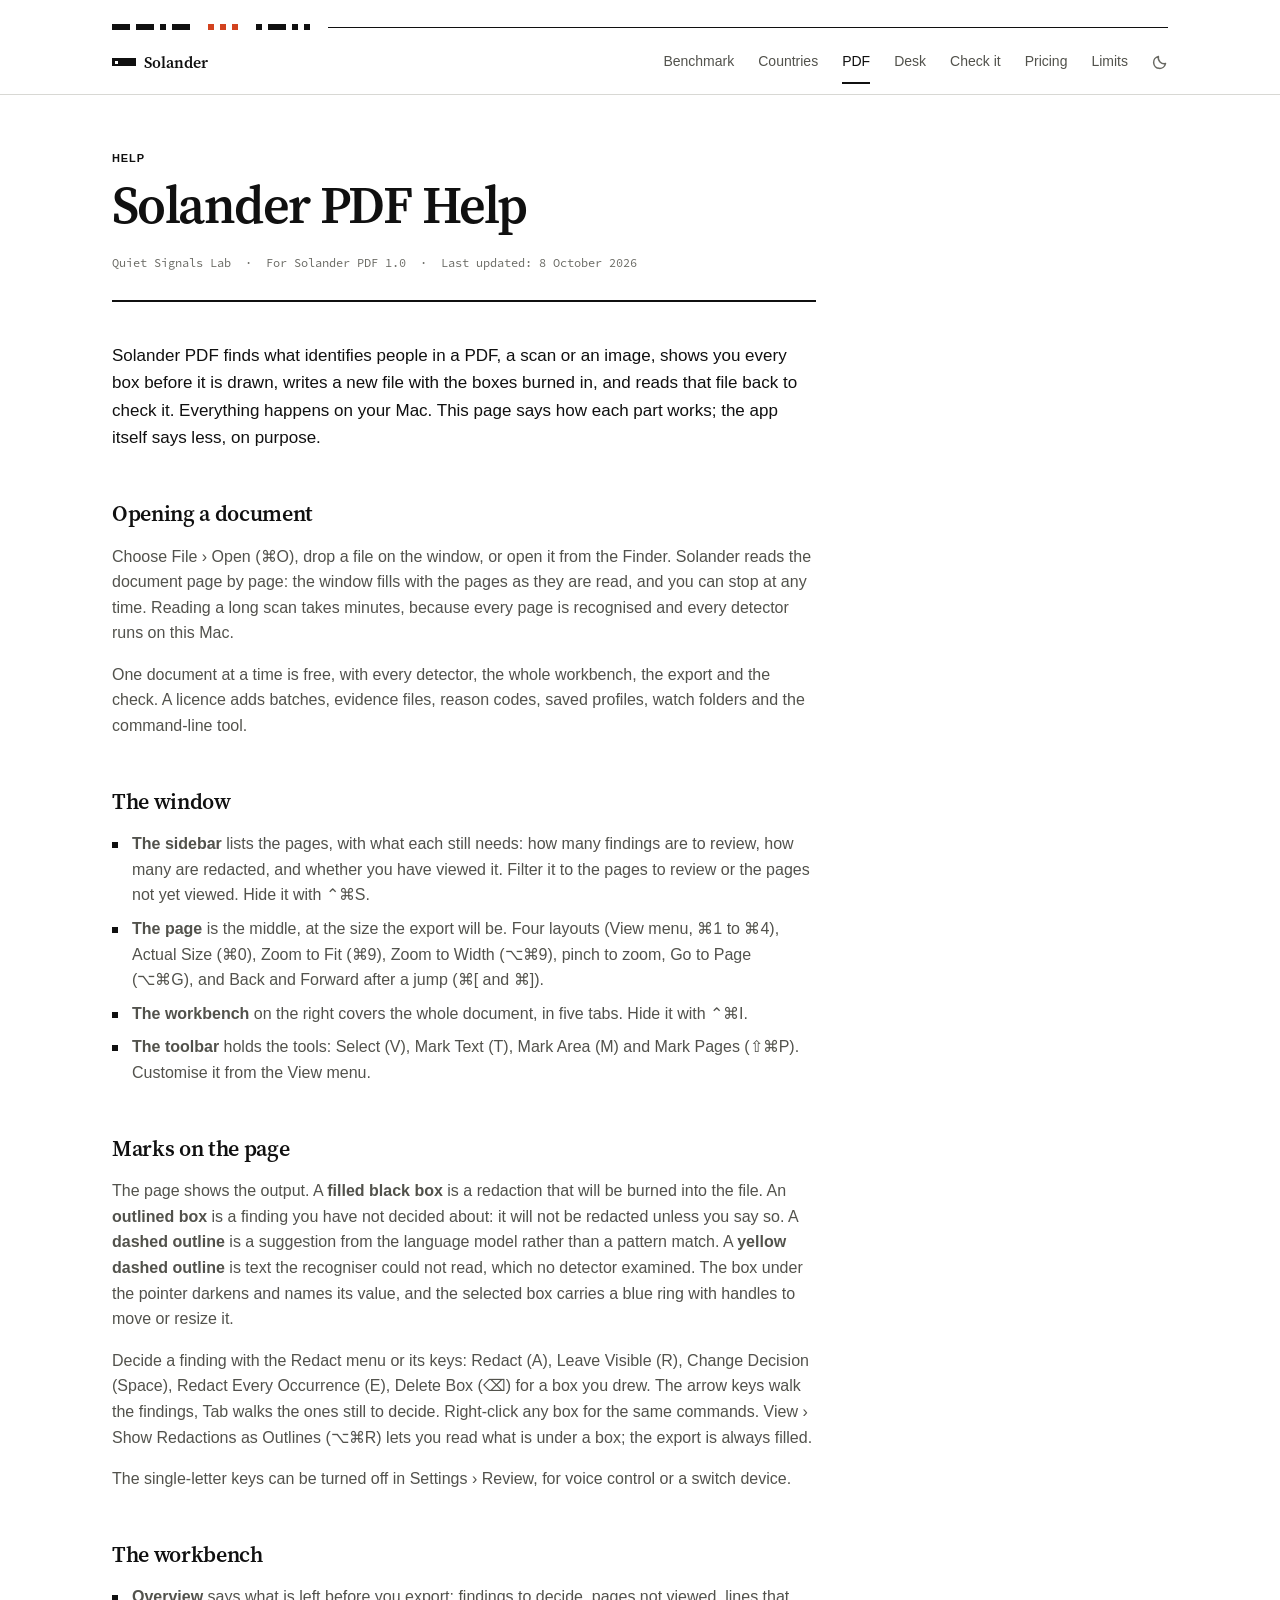
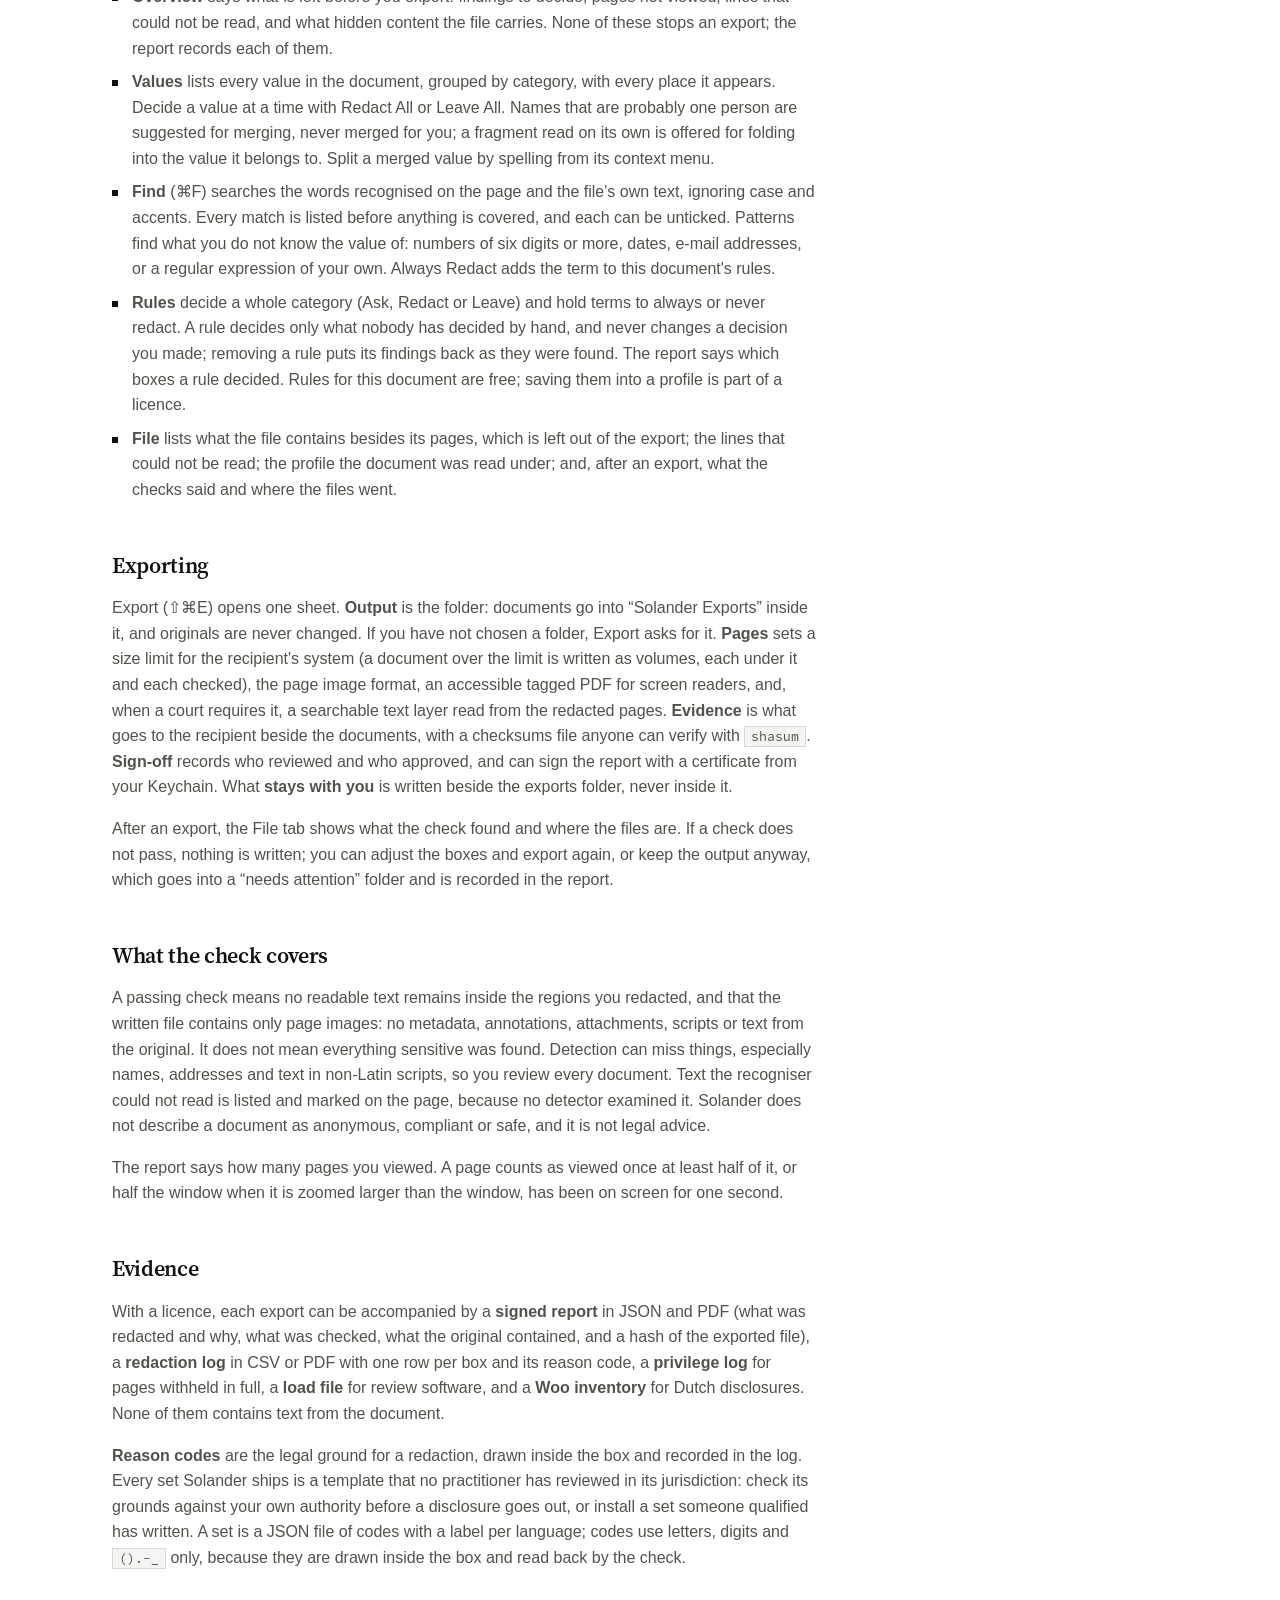
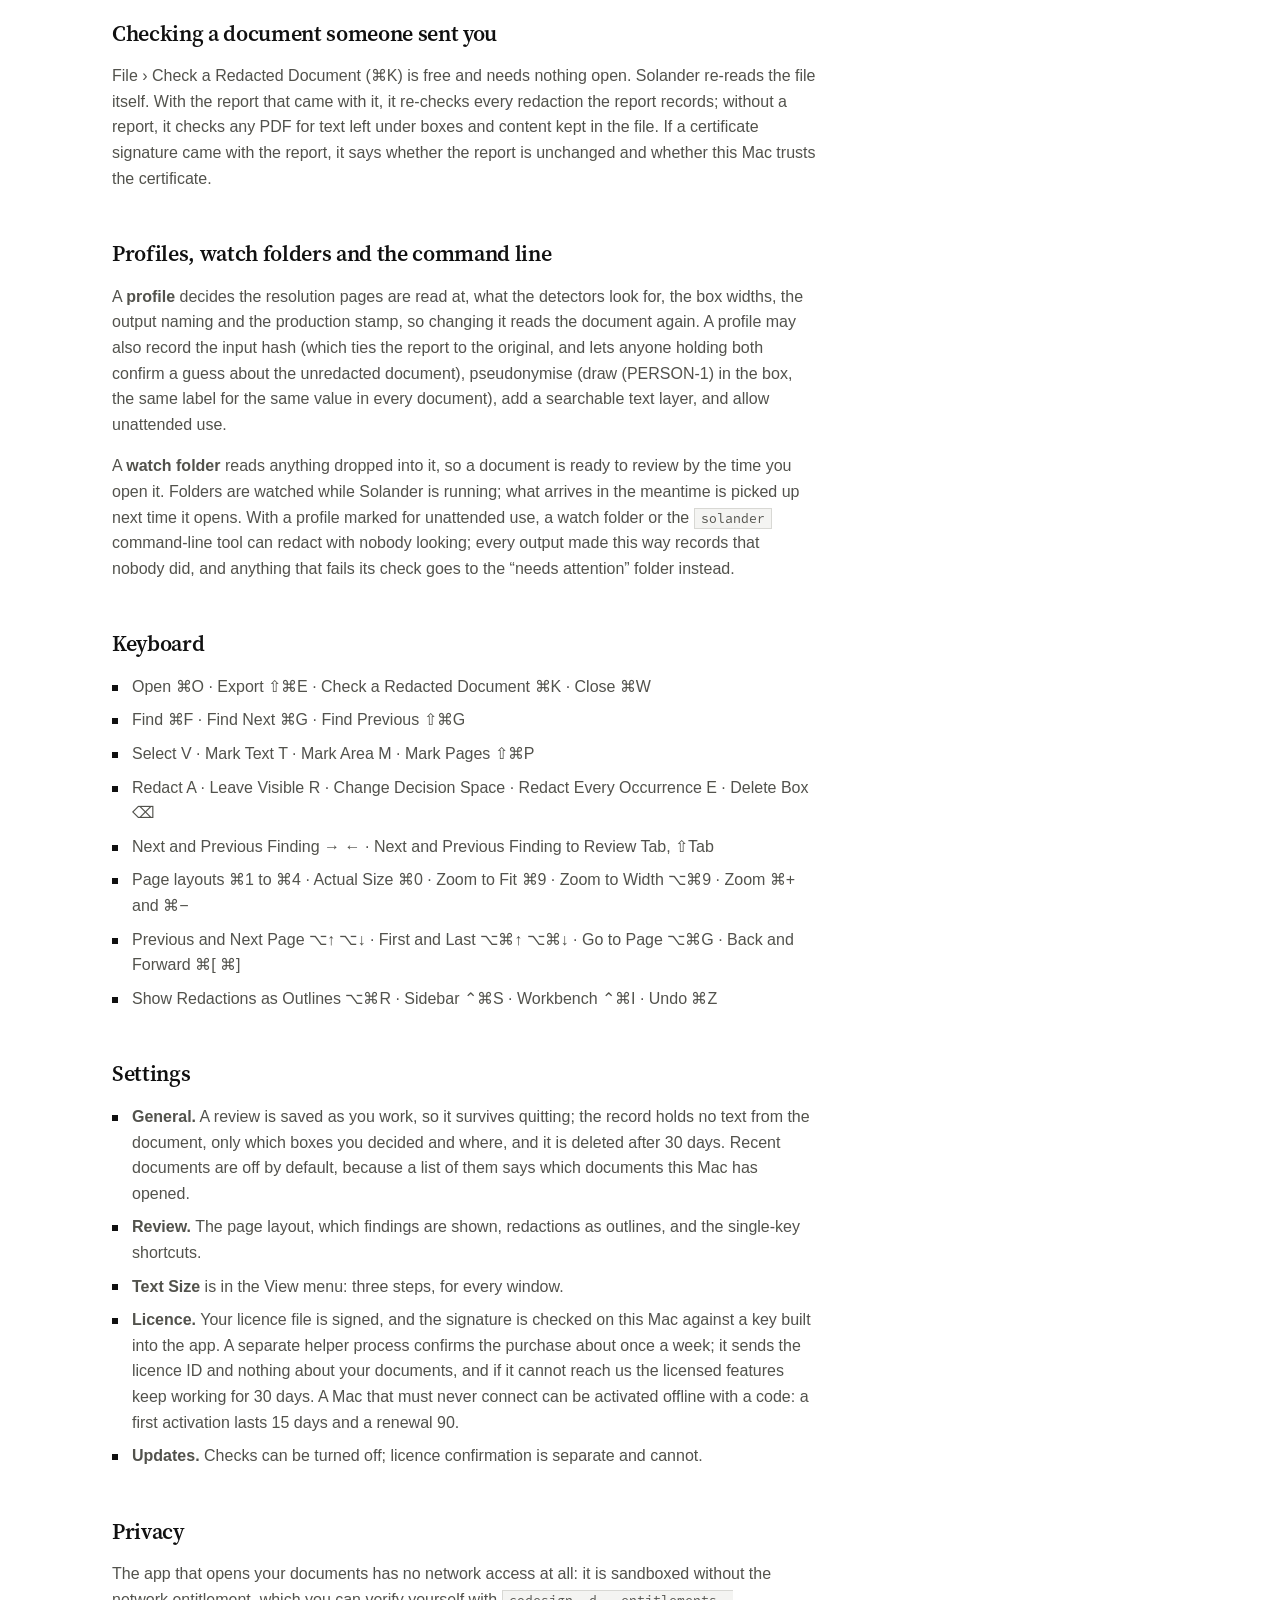
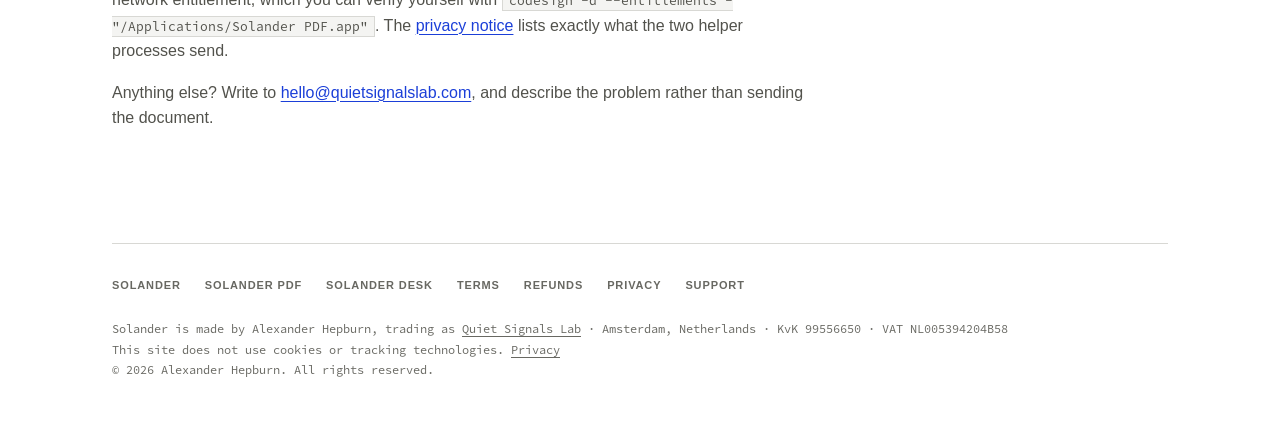
<file: pdf/help/index.html>
<!DOCTYPE html>
<html lang="en">
<head>
  <meta charset="UTF-8" />
  <meta name="viewport" content="width=device-width, initial-scale=1.0" />
  <meta name="description" content="How Solander PDF works: opening a document, the marks on the page, the workbench, exporting with evidence, what the check covers, the keyboard and the settings.">
  <title>Help · Solander PDF</title>
  <link rel="icon" type="image/svg+xml" href="/assets/favicon.svg">
  <link rel="stylesheet" href="/styles.css">
  <script src="/theme.js"></script>
</head>
<body>
<a class="skip" href="#main">Skip to content</a>

<div class="q-signal" aria-hidden="true">
<svg class="q-morse" viewBox="0 0 33 1" width="198" height="6" shape-rendering="crispEdges" focusable="false"><rect x="0" width="3" height="1"/><rect x="4" width="3" height="1"/><rect x="8" width="1" height="1"/><rect x="10" width="3" height="1"/><rect class="s" x="16" width="1" height="1"/><rect class="s" x="18" width="1" height="1"/><rect class="s" x="20" width="1" height="1"/><rect x="24" width="1" height="1"/><rect x="26" width="3" height="1"/><rect x="30" width="1" height="1"/><rect x="32" width="1" height="1"/></svg>
</div>

<header>
  <nav>
    <a href="/" class="nav-brand">Solander</a>
    <ul class="nav-links">
      <li><a href="/benchmark/">Benchmark</a></li>
      <li><a href="/#countries">Countries</a></li>
      <li><a href="/pdf/" aria-current="page">PDF</a></li>
      <li><a href="/desk/">Desk</a></li>
      <li><a href="/#check">Check it</a></li>
      <li><a href="/#pricing">Pricing</a></li>
      <li><a href="/#limits">Limits</a></li>
      <li><button class="theme-toggle" type="button" aria-label="Switch between light and dark mode"><svg class="moon" viewBox="0 0 16 16" aria-hidden="true" focusable="false"><path d="M13.5 9.6A6 6 0 0 1 6.4 2.5a6 6 0 1 0 7.1 7.1z" fill="none" stroke="currentColor" stroke-width="1.5" stroke-linejoin="round"/></svg><svg class="sun" viewBox="0 0 16 16" aria-hidden="true" focusable="false"><circle cx="8" cy="8" r="3" fill="none" stroke="currentColor" stroke-width="1.5"/><path d="M8 0.5v2M8 13.5v2M0.5 8h2M13.5 8h2M2.7 2.7l1.4 1.4M11.9 11.9l1.4 1.4M2.7 13.3l1.4-1.4M11.9 4.1l1.4-1.4" stroke="currentColor" stroke-width="1.5"/></svg></button></li>
    </ul>
  </nav>
</header>

<div class="prose" id="main">
  <p class="page-label">Help</p>
  <h1>Solander PDF Help</h1>
  <p class="page-meta">Quiet Signals Lab &nbsp;·&nbsp; For Solander PDF 1.0 &nbsp;·&nbsp; Last updated: 8 October 2026</p>

  <p class="lede">
    Solander PDF finds what identifies people in a PDF, a scan or an image, shows you every box before it is drawn, writes a new file with the boxes burned in, and reads that file back to check it. Everything happens on your Mac. This page says how each part works; the app itself says less, on purpose.
  </p>

<h2 id="open">Opening a document</h2>

<p>Choose File › Open (⌘O), drop a file on the window, or open it from the Finder. Solander reads the document page by page: the window fills with the pages as they are read, and you can stop at any time. Reading a long scan takes minutes, because every page is recognised and every detector runs on this Mac.</p>

<p>One document at a time is free, with every detector, the whole workbench, the export and the check. A licence adds batches, evidence files, reason codes, saved profiles, watch folders and the command-line tool.</p>

<h2 id="window">The window</h2>

<ul>
  <li><strong>The sidebar</strong> lists the pages, with what each still needs: how many findings are to review, how many are redacted, and whether you have viewed it. Filter it to the pages to review or the pages not yet viewed. Hide it with ⌃⌘S.</li>
  <li><strong>The page</strong> is the middle, at the size the export will be. Four layouts (View menu, ⌘1 to ⌘4), Actual Size (⌘0), Zoom to Fit (⌘9), Zoom to Width (⌥⌘9), pinch to zoom, Go to Page (⌥⌘G), and Back and Forward after a jump (⌘[ and ⌘]).</li>
  <li><strong>The workbench</strong> on the right covers the whole document, in five tabs. Hide it with ⌃⌘I.</li>
  <li><strong>The toolbar</strong> holds the tools: Select (V), Mark Text (T), Mark Area (M) and Mark Pages (⇧⌘P). Customise it from the View menu.</li>
</ul>

<h2 id="marks">Marks on the page</h2>

<p>The page shows the output. A <strong>filled black box</strong> is a redaction that will be burned into the file. An <strong>outlined box</strong> is a finding you have not decided about: it will not be redacted unless you say so. A <strong>dashed outline</strong> is a suggestion from the language model rather than a pattern match. A <strong>yellow dashed outline</strong> is text the recogniser could not read, which no detector examined. The box under the pointer darkens and names its value, and the selected box carries a blue ring with handles to move or resize it.</p>

<p>Decide a finding with the Redact menu or its keys: Redact (A), Leave Visible (R), Change Decision (Space), Redact Every Occurrence (E), Delete Box (⌫) for a box you drew. The arrow keys walk the findings, Tab walks the ones still to decide. Right-click any box for the same commands. View › Show Redactions as Outlines (⌥⌘R) lets you read what is under a box; the export is always filled.</p>

<p>The single-letter keys can be turned off in Settings › Review, for voice control or a switch device.</p>

<h2 id="workbench">The workbench</h2>

<ul>
  <li><strong>Overview</strong> says what is left before you export: findings to decide, pages not viewed, lines that could not be read, and what hidden content the file carries. None of these stops an export; the report records each of them.</li>
  <li><strong>Values</strong> lists every value in the document, grouped by category, with every place it appears. Decide a value at a time with Redact All or Leave All. Names that are probably one person are suggested for merging, never merged for you; a fragment read on its own is offered for folding into the value it belongs to. Split a merged value by spelling from its context menu.</li>
  <li><strong>Find</strong> (⌘F) searches the words recognised on the page and the file's own text, ignoring case and accents. Every match is listed before anything is covered, and each can be unticked. Patterns find what you do not know the value of: numbers of six digits or more, dates, e-mail addresses, or a regular expression of your own. Always Redact adds the term to this document's rules.</li>
  <li><strong>Rules</strong> decide a whole category (Ask, Redact or Leave) and hold terms to always or never redact. A rule decides only what nobody has decided by hand, and never changes a decision you made; removing a rule puts its findings back as they were found. The report says which boxes a rule decided. Rules for this document are free; saving them into a profile is part of a licence.</li>
  <li><strong>File</strong> lists what the file contains besides its pages, which is left out of the export; the lines that could not be read; the profile the document was read under; and, after an export, what the checks said and where the files went.</li>
</ul>

<h2 id="export">Exporting</h2>

<p>Export (⇧⌘E) opens one sheet. <strong>Output</strong> is the folder: documents go into “Solander Exports” inside it, and originals are never changed. If you have not chosen a folder, Export asks for it. <strong>Pages</strong> sets a size limit for the recipient's system (a document over the limit is written as volumes, each under it and each checked), the page image format, an accessible tagged PDF for screen readers, and, when a court requires it, a searchable text layer read from the redacted pages. <strong>Evidence</strong> is what goes to the recipient beside the documents, with a checksums file anyone can verify with <code>shasum</code>. <strong>Sign-off</strong> records who reviewed and who approved, and can sign the report with a certificate from your Keychain. What <strong>stays with you</strong> is written beside the exports folder, never inside it.</p>

<p>After an export, the File tab shows what the check found and where the files are. If a check does not pass, nothing is written; you can adjust the boxes and export again, or keep the output anyway, which goes into a “needs attention” folder and is recorded in the report.</p>

<h2 id="check">What the check covers</h2>

<p>A passing check means no readable text remains inside the regions you redacted, and that the written file contains only page images: no metadata, annotations, attachments, scripts or text from the original. It does not mean everything sensitive was found. Detection can miss things, especially names, addresses and text in non-Latin scripts, so you review every document. Text the recogniser could not read is listed and marked on the page, because no detector examined it. Solander does not describe a document as anonymous, compliant or safe, and it is not legal advice.</p>

<p>The report says how many pages you viewed. A page counts as viewed once at least half of it, or half the window when it is zoomed larger than the window, has been on screen for one second.</p>

<h2 id="evidence">Evidence</h2>

<p>With a licence, each export can be accompanied by a <strong>signed report</strong> in JSON and PDF (what was redacted and why, what was checked, what the original contained, and a hash of the exported file), a <strong>redaction log</strong> in CSV or PDF with one row per box and its reason code, a <strong>privilege log</strong> for pages withheld in full, a <strong>load file</strong> for review software, and a <strong>Woo inventory</strong> for Dutch disclosures. None of them contains text from the document.</p>

<p><strong>Reason codes</strong> are the legal ground for a redaction, drawn inside the box and recorded in the log. Every set Solander ships is a template that no practitioner has reviewed in its jurisdiction: check its grounds against your own authority before a disclosure goes out, or install a set someone qualified has written. A set is a JSON file of codes with a label per language; codes use letters, digits and <code>().-_</code> only, because they are drawn inside the box and read back by the check.</p>

<h2 id="checking">Checking a document someone sent you</h2>

<p>File › Check a Redacted Document (⌘K) is free and needs nothing open. Solander re-reads the file itself. With the report that came with it, it re-checks every redaction the report records; without a report, it checks any PDF for text left under boxes and content kept in the file. If a certificate signature came with the report, it says whether the report is unchanged and whether this Mac trusts the certificate.</p>

<h2 id="profiles">Profiles, watch folders and the command line</h2>

<p>A <strong>profile</strong> decides the resolution pages are read at, what the detectors look for, the box widths, the output naming and the production stamp, so changing it reads the document again. A profile may also record the input hash (which ties the report to the original, and lets anyone holding both confirm a guess about the unredacted document), pseudonymise (draw (PERSON-1) in the box, the same label for the same value in every document), add a searchable text layer, and allow unattended use.</p>

<p>A <strong>watch folder</strong> reads anything dropped into it, so a document is ready to review by the time you open it. Folders are watched while Solander is running; what arrives in the meantime is picked up next time it opens. With a profile marked for unattended use, a watch folder or the <code>solander</code> command-line tool can redact with nobody looking; every output made this way records that nobody did, and anything that fails its check goes to the “needs attention” folder instead.</p>

<h2 id="keyboard">Keyboard</h2>

<ul>
  <li>Open ⌘O · Export ⇧⌘E · Check a Redacted Document ⌘K · Close ⌘W</li>
  <li>Find ⌘F · Find Next ⌘G · Find Previous ⇧⌘G</li>
  <li>Select V · Mark Text T · Mark Area M · Mark Pages ⇧⌘P</li>
  <li>Redact A · Leave Visible R · Change Decision Space · Redact Every Occurrence E · Delete Box ⌫</li>
  <li>Next and Previous Finding → ← · Next and Previous Finding to Review Tab, ⇧Tab</li>
  <li>Page layouts ⌘1 to ⌘4 · Actual Size ⌘0 · Zoom to Fit ⌘9 · Zoom to Width ⌥⌘9 · Zoom ⌘+ and ⌘−</li>
  <li>Previous and Next Page ⌥↑ ⌥↓ · First and Last ⌥⌘↑ ⌥⌘↓ · Go to Page ⌥⌘G · Back and Forward ⌘[ ⌘]</li>
  <li>Show Redactions as Outlines ⌥⌘R · Sidebar ⌃⌘S · Workbench ⌃⌘I · Undo ⌘Z</li>
</ul>

<h2 id="settings">Settings</h2>

<ul>
  <li><strong>General.</strong> A review is saved as you work, so it survives quitting; the record holds no text from the document, only which boxes you decided and where, and it is deleted after 30 days. Recent documents are off by default, because a list of them says which documents this Mac has opened.</li>
  <li><strong>Review.</strong> The page layout, which findings are shown, redactions as outlines, and the single-key shortcuts.</li>
  <li><strong>Text Size</strong> is in the View menu: three steps, for every window.</li>
  <li><strong>Licence.</strong> Your licence file is signed, and the signature is checked on this Mac against a key built into the app. A separate helper process confirms the purchase about once a week; it sends the licence ID and nothing about your documents, and if it cannot reach us the licensed features keep working for 30 days. A Mac that must never connect can be activated offline with a code: a first activation lasts 15 days and a renewal 90.</li>
  <li><strong>Updates.</strong> Checks can be turned off; licence confirmation is separate and cannot.</li>
</ul>

<h2 id="privacy">Privacy</h2>

<p>The app that opens your documents has no network access at all: it is sandboxed without the network entitlement, which you can verify yourself with <code>codesign -d --entitlements - "/Applications/Solander PDF.app"</code>. The <a href="/privacy.html">privacy notice</a> lists exactly what the two helper processes send.</p>

<p>Anything else? Write to <a href="mailto:hello@quietsignalslab.com?subject=Solander%20PDF">hello@quietsignalslab.com</a>, and describe the problem rather than sending the document.</p>
</div>

<footer>
  <div class="footer-links">
    <a href="/">Solander</a>
    <a href="/pdf/">Solander PDF</a>
    <a href="/desk/">Solander Desk</a>
    <a href="/terms.html">Terms</a>
    <a href="/refunds.html">Refunds</a>
    <a href="/privacy.html">Privacy</a>
    <a href="mailto:hello@quietsignalslab.com?subject=Solander">Support</a>
  </div>
  <div class="footer-meta">
    <p>Solander is made by Alexander Hepburn, trading as <a href="https://quietsignalslab.com/">Quiet Signals Lab</a> &middot; Amsterdam, Netherlands &middot; KvK 99556650 &middot; VAT NL005394204B58</p>
    <p>This site does not use cookies or tracking technologies. <a href="/privacy.html">Privacy</a></p>
    <p>&copy; 2026 Alexander Hepburn. All rights reserved.</p>
  </div>
</footer>

</body>
</html>
</file>
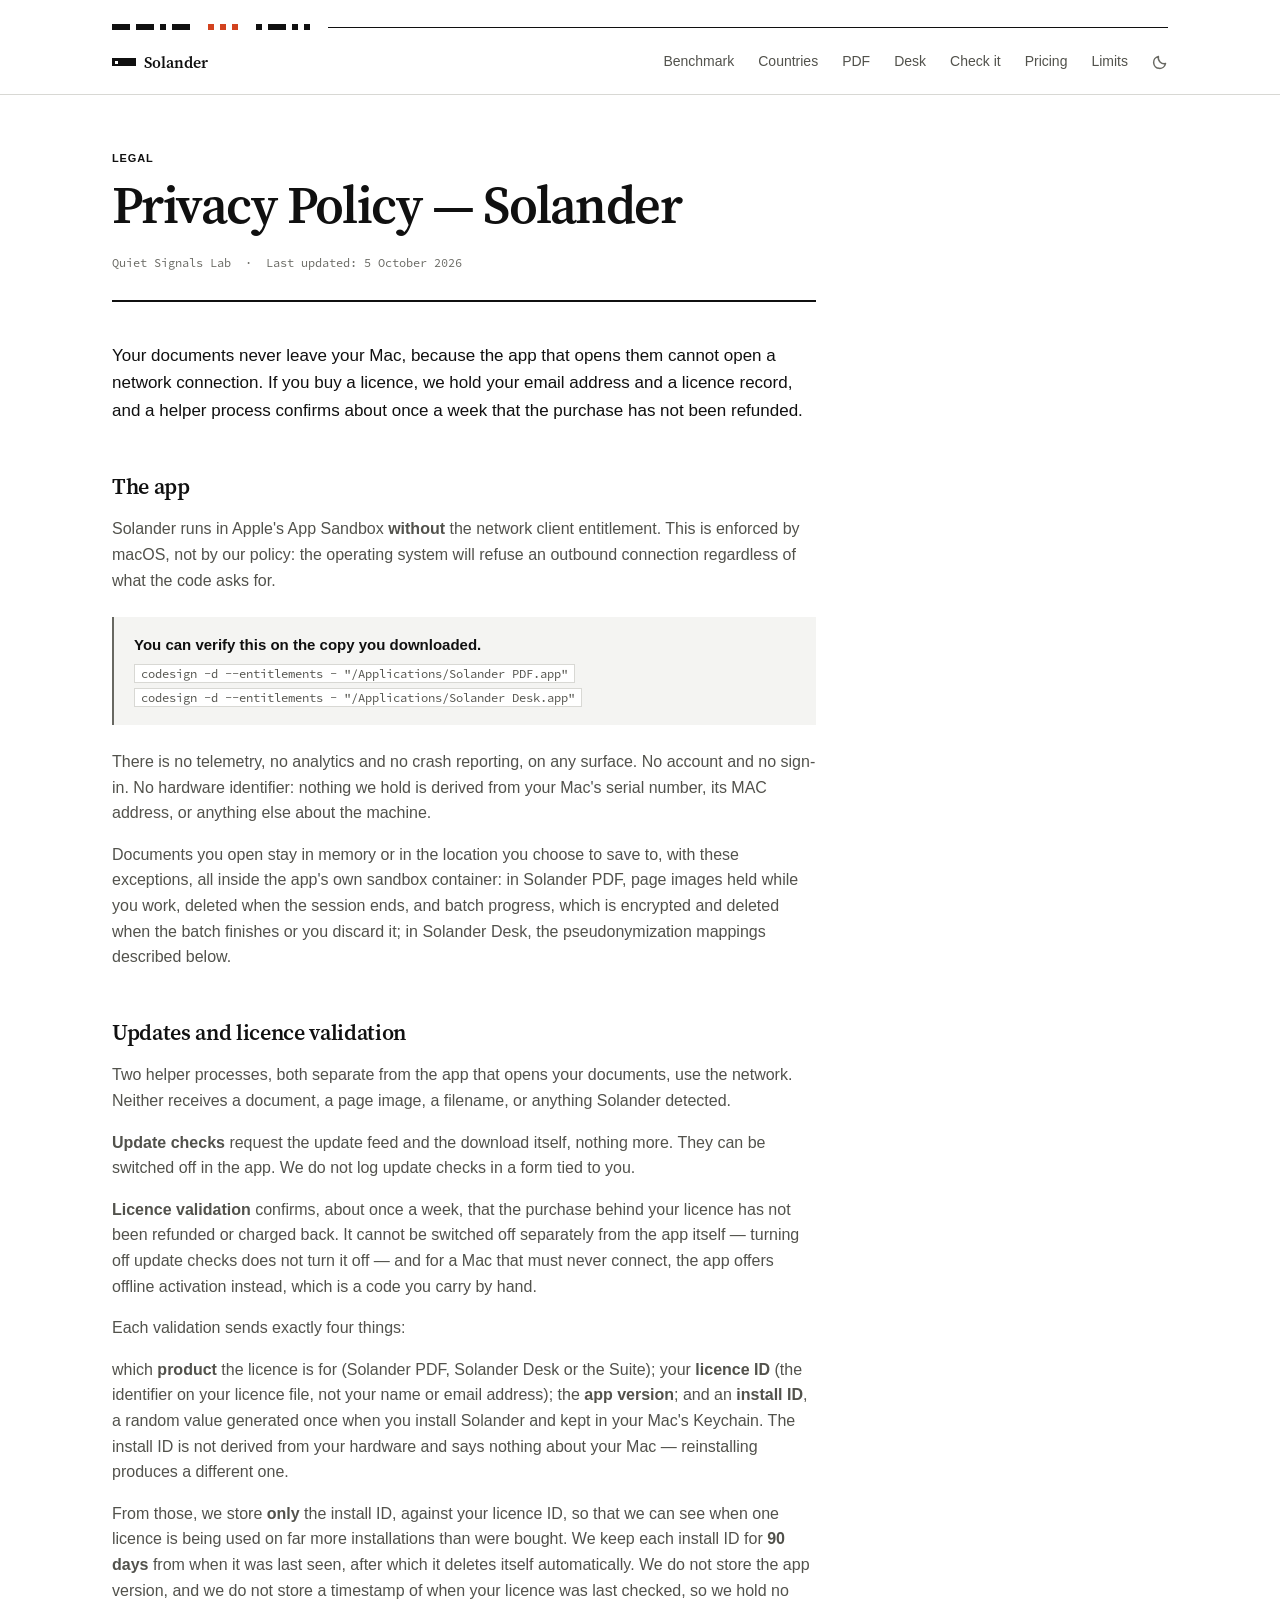
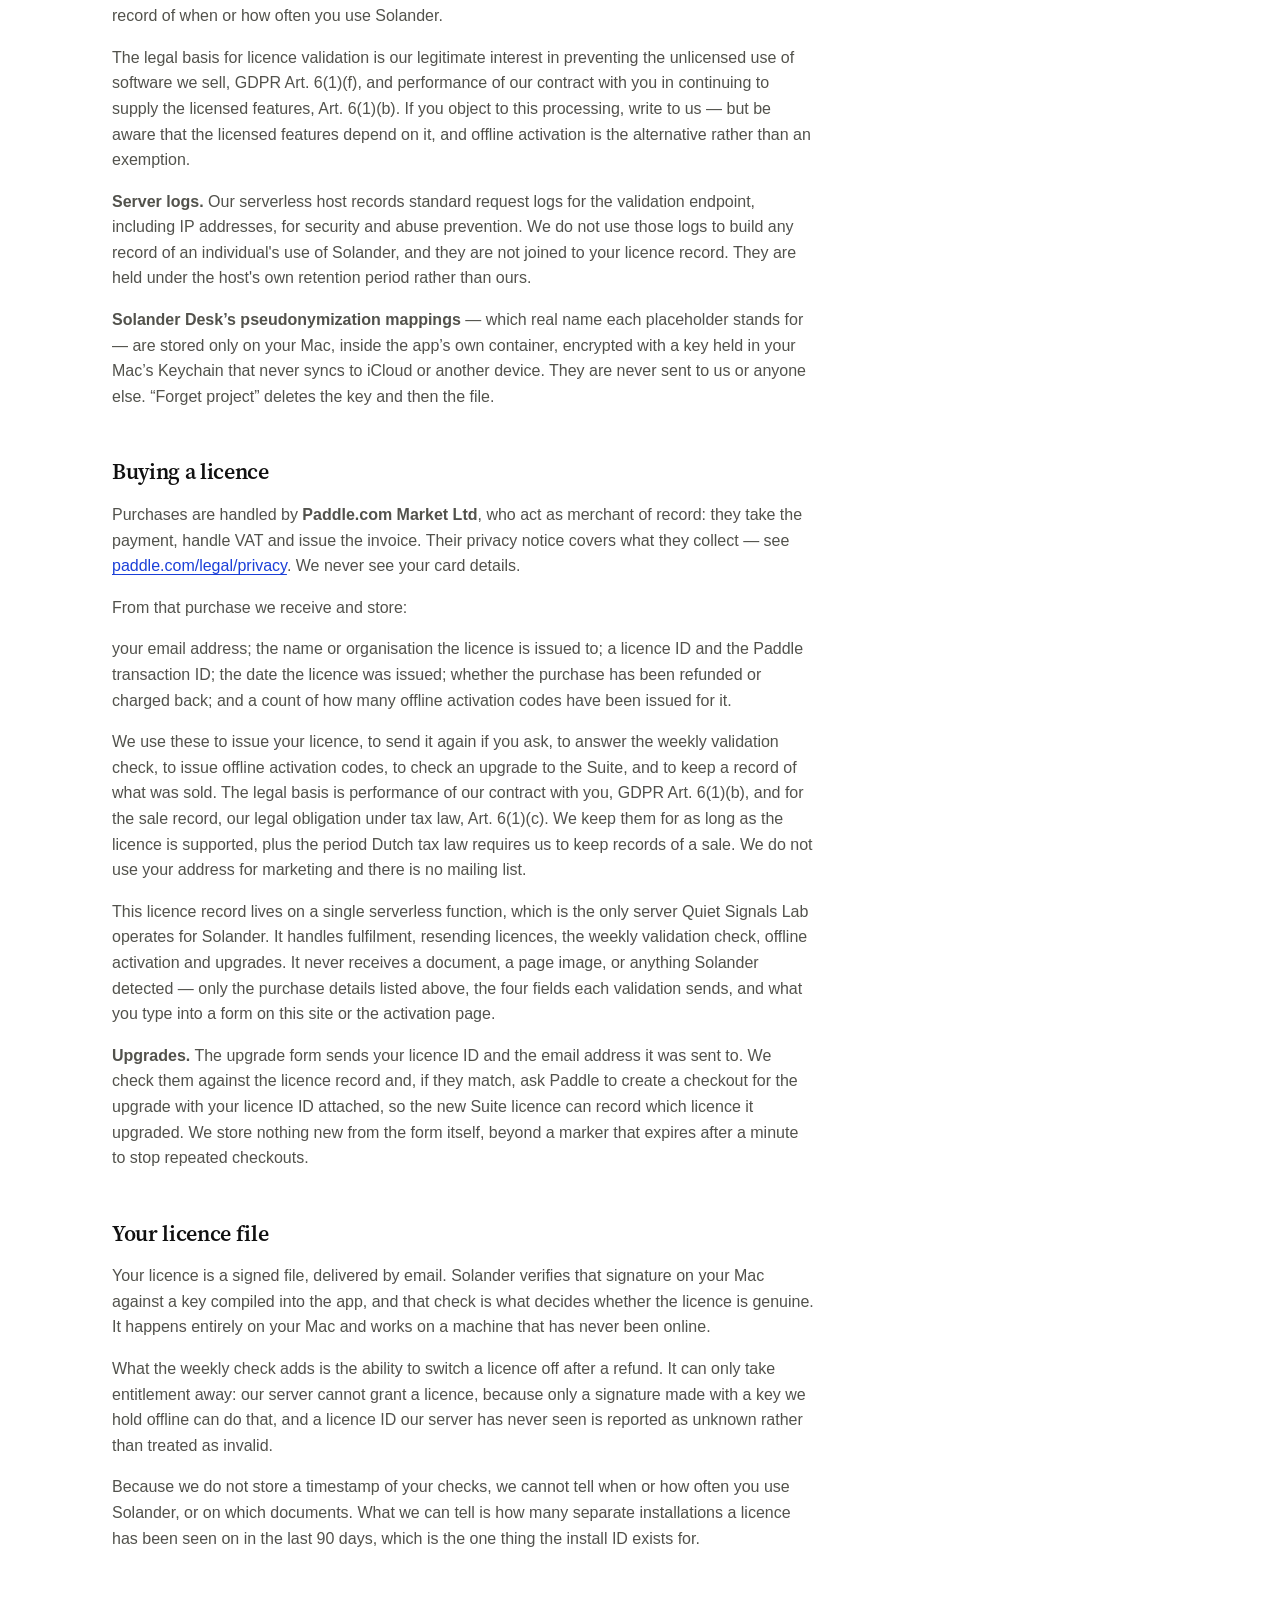
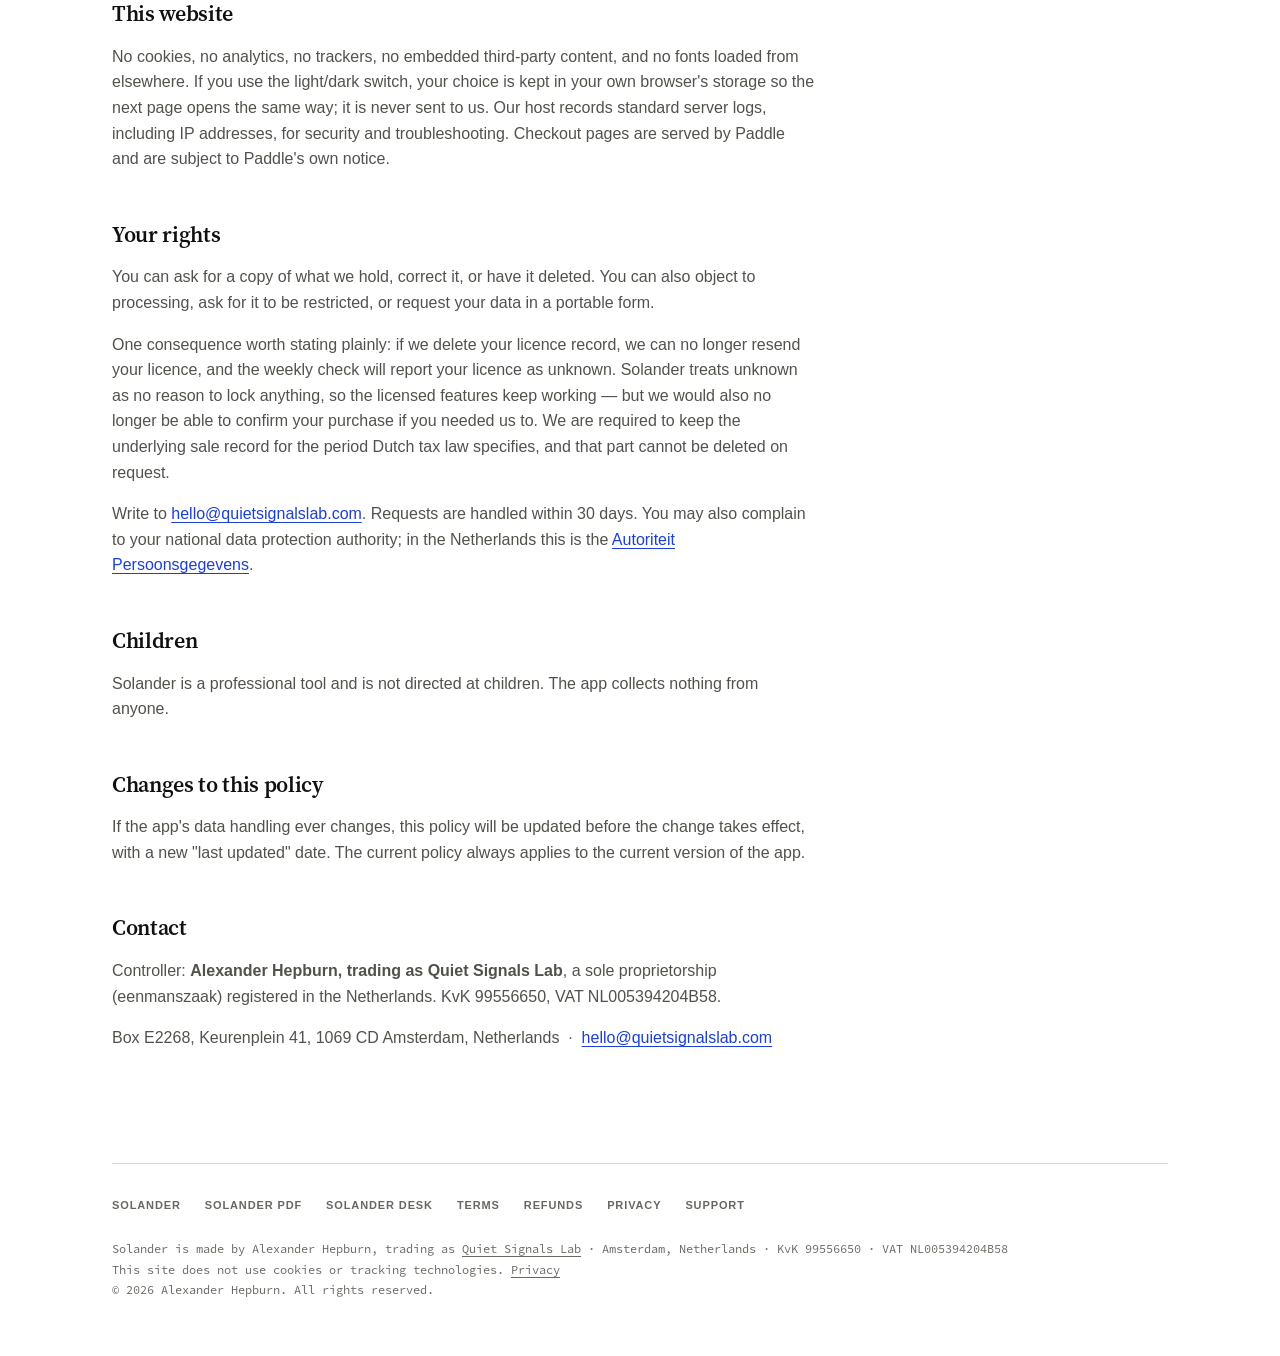
<file: privacy.html>
<!DOCTYPE html>
<html lang="en">
<head>
  <meta charset="UTF-8" />
  <meta name="viewport" content="width=device-width, initial-scale=1.0" />
  <meta name="description" content="Privacy notice for the Solander apps — documents are processed entirely on your Mac; we hold only your email address and a licence record.">
  <title>Privacy Policy · Solander</title>

  <!-- Favicon -->
  <link rel="icon" type="image/svg+xml" href="assets/favicon.svg">

  <!-- Main Stylesheet -->
  <link rel="stylesheet" href="styles.css">
    <script src="/theme.js"></script>
</head>
<body>
<a class="skip" href="#main">Skip to content</a>

<div class="q-signal" aria-hidden="true">
<svg class="q-morse" viewBox="0 0 33 1" width="198" height="6" shape-rendering="crispEdges" focusable="false"><rect x="0" width="3" height="1"/><rect x="4" width="3" height="1"/><rect x="8" width="1" height="1"/><rect x="10" width="3" height="1"/><rect class="s" x="16" width="1" height="1"/><rect class="s" x="18" width="1" height="1"/><rect class="s" x="20" width="1" height="1"/><rect x="24" width="1" height="1"/><rect x="26" width="3" height="1"/><rect x="30" width="1" height="1"/><rect x="32" width="1" height="1"/></svg>
</div>

<header>
  <nav>
    <a href="/" class="nav-brand">Solander</a>
    <ul class="nav-links">
      <li><a href="/benchmark/">Benchmark</a></li>
      <li><a href="/#countries">Countries</a></li>
      <li><a href="/pdf/">PDF</a></li>
      <li><a href="/desk/">Desk</a></li>
      <li><a href="/#check">Check it</a></li>
      <li><a href="/#pricing">Pricing</a></li>
      <li><a href="/#limits">Limits</a></li>
      <li><button class="theme-toggle" type="button" aria-label="Switch between light and dark mode"><svg class="moon" viewBox="0 0 16 16" aria-hidden="true" focusable="false"><path d="M13.5 9.6A6 6 0 0 1 6.4 2.5a6 6 0 1 0 7.1 7.1z" fill="none" stroke="currentColor" stroke-width="1.5" stroke-linejoin="round"/></svg><svg class="sun" viewBox="0 0 16 16" aria-hidden="true" focusable="false"><circle cx="8" cy="8" r="3" fill="none" stroke="currentColor" stroke-width="1.5"/><path d="M8 0.5v2M8 13.5v2M0.5 8h2M13.5 8h2M2.7 2.7l1.4 1.4M11.9 11.9l1.4 1.4M2.7 13.3l1.4-1.4M11.9 4.1l1.4-1.4" stroke="currentColor" stroke-width="1.5"/></svg></button></li>
    </ul>
  </nav>
</header>

<div class="prose" id="main">
  <p class="page-label">Legal</p>
  <h1>Privacy Policy — Solander</h1>
  <p class="page-meta">Quiet Signals Lab &nbsp;·&nbsp; Last updated: 5 October 2026</p>

  <p class="lede">
    Your documents never leave your Mac, because the app that opens them cannot open a network connection. If you buy a licence, we hold your email address and a licence record, and a helper process confirms about once a week that the purchase has not been refunded.
  </p>

<h2 id="the-app">The app</h2>

<p>
  Solander runs in Apple's App Sandbox <strong>without</strong> the network client entitlement. This is enforced by macOS, not by our policy: the operating system will refuse an outbound connection regardless of what the code asks for.
</p>

<div class="constraint-box">
  <strong>You can verify this on the copy you downloaded.</strong>
  <code>codesign -d --entitlements - "/Applications/Solander PDF.app"</code><br>
  <code>codesign -d --entitlements - "/Applications/Solander Desk.app"</code>
</div>

<p>
  There is no telemetry, no analytics and no crash reporting, on any surface. No account and no sign-in. No hardware identifier: nothing we hold is derived from your Mac's serial number, its MAC address, or anything else about the machine.
</p>

<p>
  Documents you open stay in memory or in the location you choose to save to, with these exceptions, all inside the app's own sandbox container: in Solander PDF, page images held while you work, deleted when the session ends, and batch progress, which is encrypted and deleted when the batch finishes or you discard it; in Solander Desk, the pseudonymization mappings described below.
</p>

<h2 id="updates">Updates and licence validation</h2>

<p>
  Two helper processes, both separate from the app that opens your documents, use the network. Neither receives a document, a page image, a filename, or anything Solander detected.
</p>

<p>
  <strong>Update checks</strong> request the update feed and the download itself, nothing more. They can be switched off in the app. We do not log update checks in a form tied to you.
</p>

<p>
  <strong>Licence validation</strong> confirms, about once a week, that the purchase behind your licence has not been refunded or charged back. It cannot be switched off separately from the app itself — turning off update checks does not turn it off — and for a Mac that must never connect, the app offers offline activation instead, which is a code you carry by hand.
</p>

<p>
  Each validation sends exactly four things:
</p>

<p>
  which <strong>product</strong> the licence is for (Solander PDF, Solander Desk or the Suite); your <strong>licence ID</strong> (the identifier on your licence file, not your name or email address); the <strong>app version</strong>; and an <strong>install ID</strong>, a random value generated once when you install Solander and kept in your Mac's Keychain. The install ID is not derived from your hardware and says nothing about your Mac &mdash; reinstalling produces a different one.
</p>

<p>
  From those, we store <strong>only</strong> the install ID, against your licence ID, so that we can see when one licence is being used on far more installations than were bought. We keep each install ID for <strong>90 days</strong> from when it was last seen, after which it deletes itself automatically. We do not store the app version, and we do not store a timestamp of when your licence was last checked, so we hold no record of when or how often you use Solander.
</p>

<p>
  The legal basis for licence validation is our legitimate interest in preventing the unlicensed use of software we sell, GDPR Art. 6(1)(f), and performance of our contract with you in continuing to supply the licensed features, Art. 6(1)(b). If you object to this processing, write to us &mdash; but be aware that the licensed features depend on it, and offline activation is the alternative rather than an exemption.
</p>

<p>
  <strong>Server logs.</strong> Our serverless host records standard request logs for the validation endpoint, including IP addresses, for security and abuse prevention. We do not use those logs to build any record of an individual's use of Solander, and they are not joined to your licence record. They are held under the host's own retention period rather than ours.
</p>

<p>
  <strong>Solander Desk&rsquo;s pseudonymization mappings</strong> &mdash; which real name each placeholder stands for &mdash; are stored only on your Mac, inside the app&rsquo;s own container, encrypted with a key held in your Mac&rsquo;s Keychain that never syncs to iCloud or another device. They are never sent to us or anyone else. &ldquo;Forget project&rdquo; deletes the key and then the file.
</p>

<!-- LEGAL REVIEW (family, 29 September 2026) — this page now covers Solander PDF, Solander
     Desk and the Solander Suite licence, and upgrades between them. The changes are scoped to
     naming the products and saying how each licence and refund works; they do not change any
     obligation. Review with the other items marked LEGAL REVIEW before launch. -->

<h2>Buying a licence</h2>

<p>
  Purchases are handled by <strong>Paddle.com Market Ltd</strong>, who act as merchant of record: they take the payment, handle VAT and issue the invoice. Their privacy notice covers what they collect — see <a href="https://www.paddle.com/legal/privacy" target="_blank" rel="noopener noreferrer">paddle.com/legal/privacy</a>. We never see your card details.
</p>

<p>
  From that purchase we receive and store:
</p>

<p>
  your email address; the name or organisation the licence is issued to; a licence ID and the Paddle transaction ID; the date the licence was issued; whether the purchase has been refunded or charged back; and a count of how many offline activation codes have been issued for it.
</p>

<p>
  We use these to issue your licence, to send it again if you ask, to answer the weekly validation check, to issue offline activation codes, to check an upgrade to the Suite, and to keep a record of what was sold. The legal basis is performance of our contract with you, GDPR Art. 6(1)(b), and for the sale record, our legal obligation under tax law, Art. 6(1)(c). We keep them for as long as the licence is supported, plus the period Dutch tax law requires us to keep records of a sale. We do not use your address for marketing and there is no mailing list.
</p>

<p>
  This licence record lives on a single serverless function, which is the only server Quiet Signals Lab operates for Solander. It handles fulfilment, resending licences, the weekly validation check, offline activation and upgrades. It never receives a document, a page image, or anything Solander detected &mdash; only the purchase details listed above, the four fields each validation sends, and what you type into a form on this site or the activation page.
</p>

<p>
  <strong>Upgrades.</strong> The upgrade form sends your licence ID and the email address it was sent to. We check them against the licence record and, if they match, ask Paddle to create a checkout for the upgrade with your licence ID attached, so the new Suite licence can record which licence it upgraded. We store nothing new from the form itself, beyond a marker that expires after a minute to stop repeated checkouts.
</p>

<h2>Your licence file</h2>

<p>
  Your licence is a signed file, delivered by email. Solander verifies that signature on your Mac against a key compiled into the app, and that check is what decides whether the licence is genuine. It happens entirely on your Mac and works on a machine that has never been online.
</p>

<p>
  What the weekly check adds is the ability to switch a licence off after a refund. It can only take entitlement away: our server cannot grant a licence, because only a signature made with a key we hold offline can do that, and a licence ID our server has never seen is reported as unknown rather than treated as invalid.
</p>

<p>
  Because we do not store a timestamp of your checks, we cannot tell when or how often you use Solander, or on which documents. What we can tell is how many separate installations a licence has been seen on in the last 90 days, which is the one thing the install ID exists for.
</p>

<h2>This website</h2>

<p>
  No cookies, no analytics, no trackers, no embedded third-party content, and no fonts loaded from elsewhere. If you use the light/dark switch, your choice is kept in your own browser's storage so the next page opens the same way; it is never sent to us. Our host records standard server logs, including IP addresses, for security and troubleshooting. Checkout pages are served by Paddle and are subject to Paddle's own notice.
</p>

<h2>Your rights</h2>

<p>
  You can ask for a copy of what we hold, correct it, or have it deleted. You can also object to processing, ask for it to be restricted, or request your data in a portable form.
</p>

<p>
  One consequence worth stating plainly: if we delete your licence record, we can no longer resend your licence, and the weekly check will report your licence as unknown. Solander treats unknown as no reason to lock anything, so the licensed features keep working &mdash; but we would also no longer be able to confirm your purchase if you needed us to. We are required to keep the underlying sale record for the period Dutch tax law specifies, and that part cannot be deleted on request.
</p>

<p>
  Write to <a href="mailto:hello@quietsignalslab.com">hello@quietsignalslab.com</a>. Requests are handled within 30 days. You may also complain to your national data protection authority; in the Netherlands this is the <a href="https://autoriteitpersoonsgegevens.nl" target="_blank" rel="noopener noreferrer">Autoriteit Persoonsgegevens</a>.
</p>

<h2>Children</h2>

<p>
  Solander is a professional tool and is not directed at children. The app collects nothing from anyone.
</p>

<h2>Changes to this policy</h2>

<p>
  If the app's data handling ever changes, this policy will be updated before the change takes effect, with a new "last updated" date. The current policy always applies to the current version of the app.
</p>

<h2>Contact</h2>

<p>
  Controller: <strong>Alexander Hepburn, trading as Quiet Signals Lab</strong>, a sole proprietorship (eenmanszaak) registered in the Netherlands. KvK 99556650, VAT NL005394204B58.
</p>

<p>
  Box E2268, Keurenplein 41, 1069 CD Amsterdam, Netherlands &nbsp;·&nbsp; <a href="mailto:hello@quietsignalslab.com">hello@quietsignalslab.com</a>
</p>

</div>

<footer>
  <div class="footer-links">
    <a href="/">Solander</a>
    <a href="/pdf/">Solander PDF</a>
    <a href="/desk/">Solander Desk</a>
    <a href="/terms.html">Terms</a>
    <a href="/refunds.html">Refunds</a>
    <a href="/privacy.html">Privacy</a>
    <a href="mailto:hello@quietsignalslab.com?subject=Solander">Support</a>
  </div>
  <div class="footer-meta">
    <p>Solander is made by Alexander Hepburn, trading as <a href="https://quietsignalslab.com/">Quiet Signals Lab</a> &middot; Amsterdam, Netherlands &middot; KvK 99556650 &middot; VAT NL005394204B58</p>
    <p>This site does not use cookies or tracking technologies. <a href="/privacy.html">Privacy</a></p>
    <p>&copy; 2026 Alexander Hepburn. All rights reserved.</p>
  </div>
</footer>

</body>
</html>
</file>
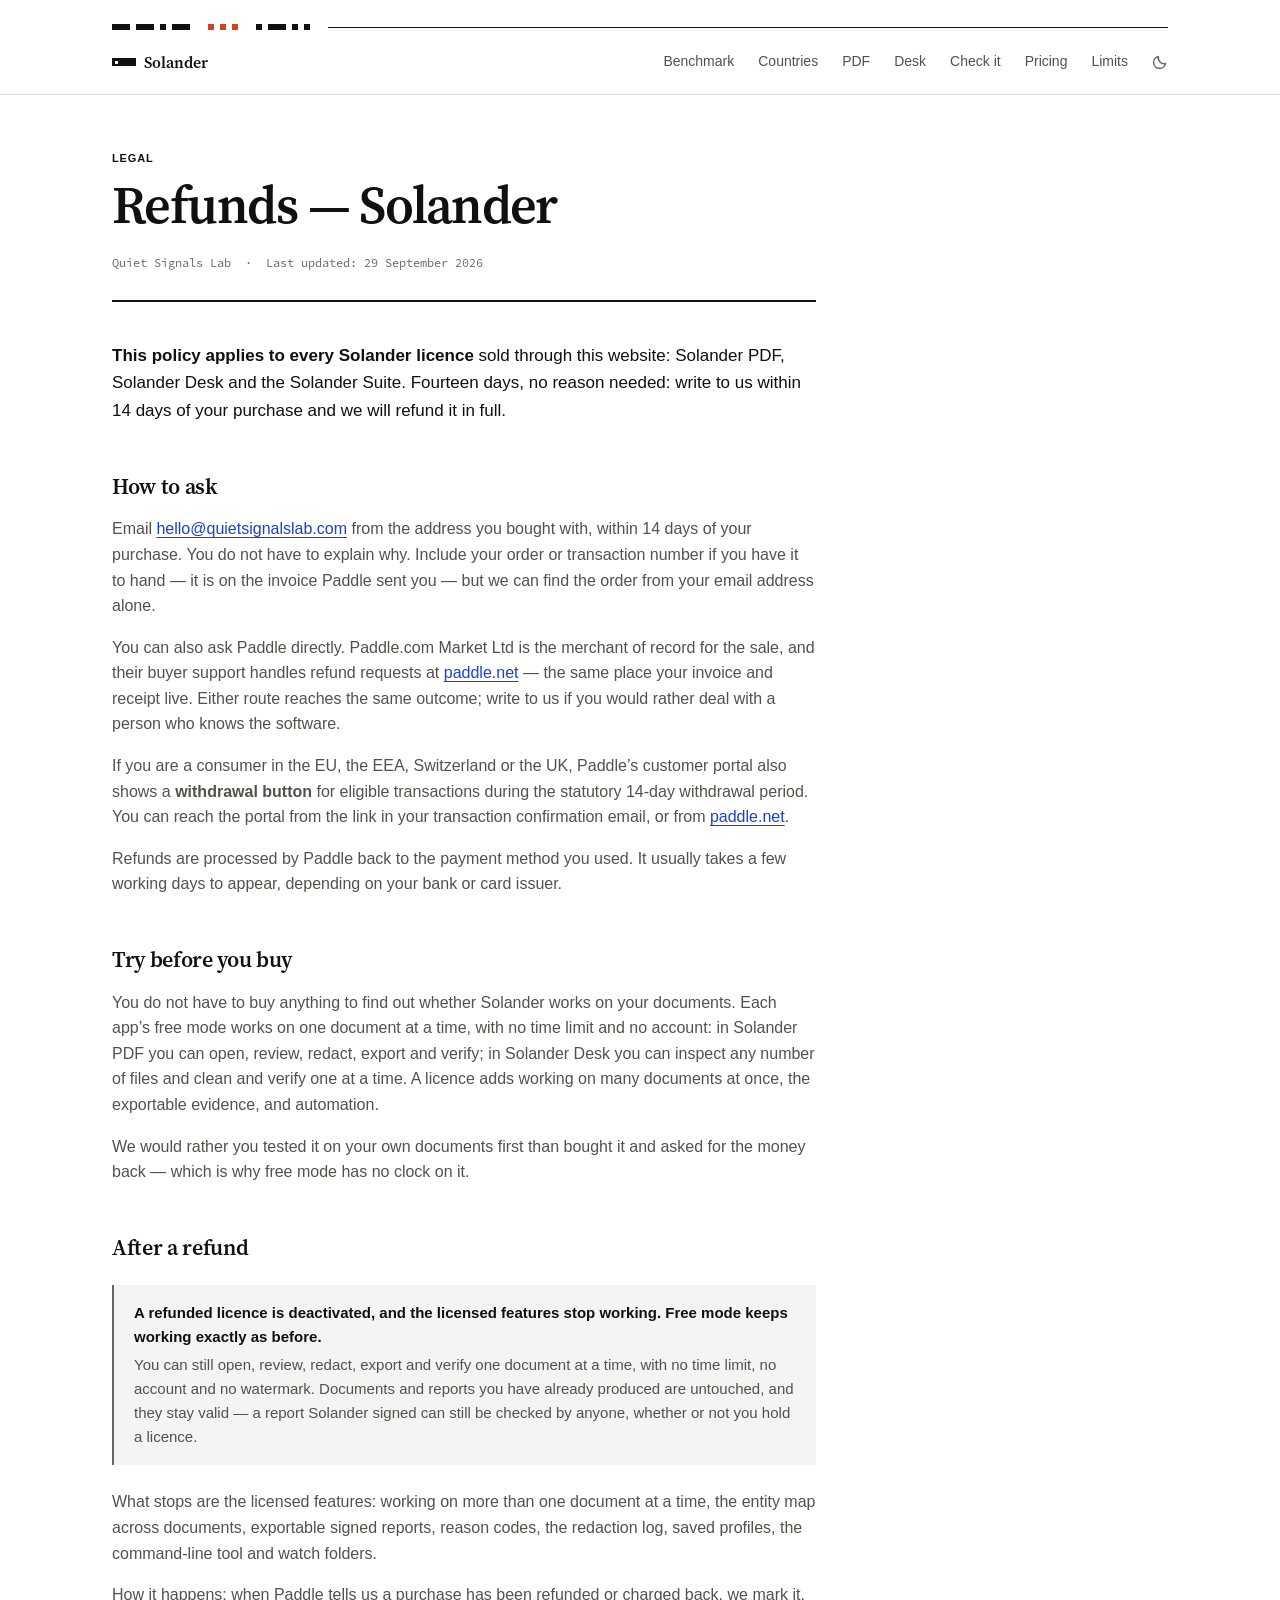
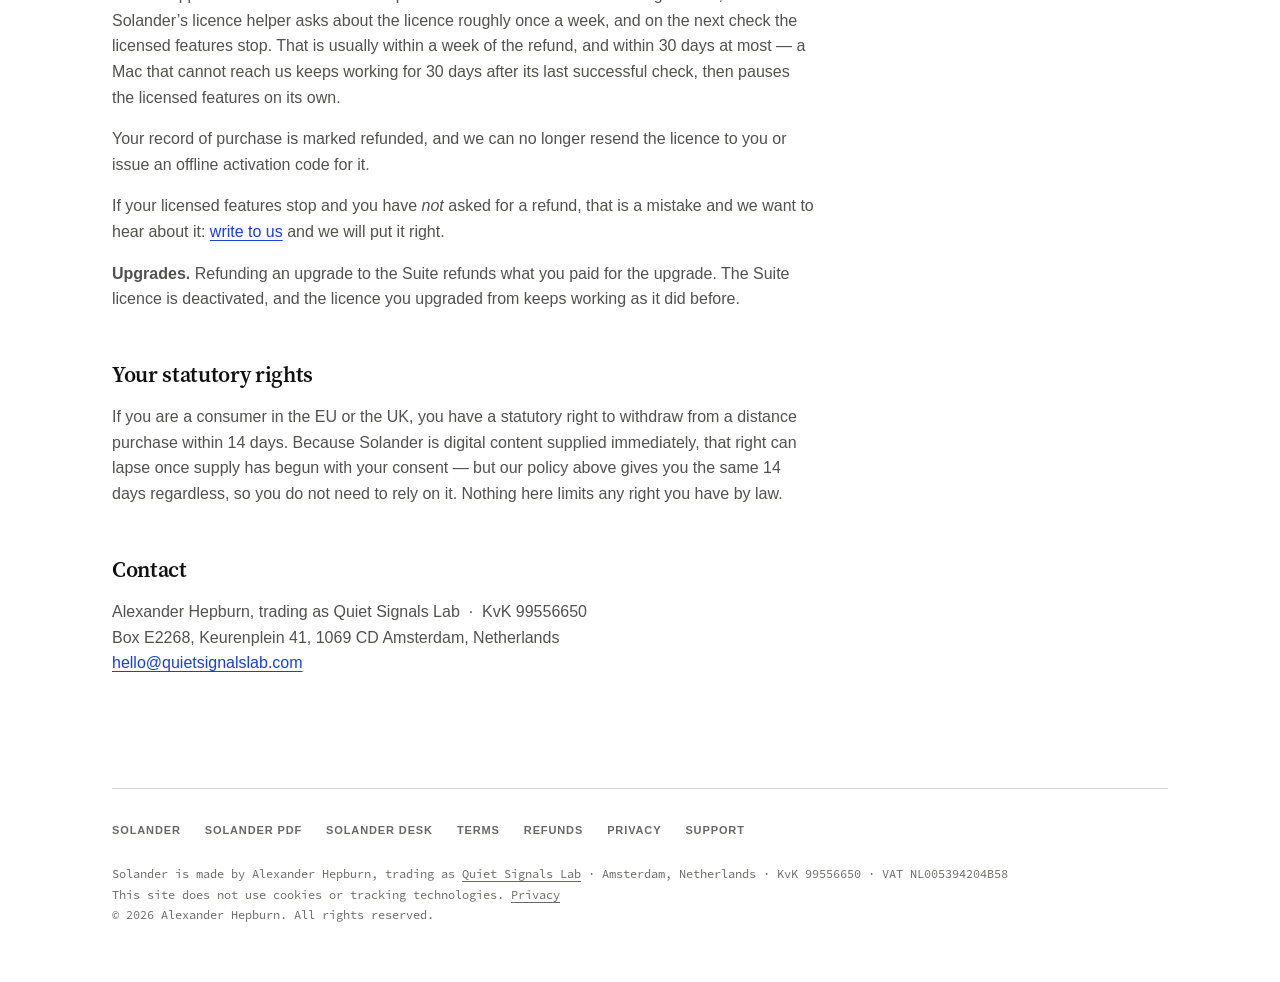
<file: refunds.html>
<!DOCTYPE html>
<html lang="en">
<head>
  <meta charset="UTF-8" />
  <meta name="viewport" content="width=device-width, initial-scale=1.0" />
  <meta name="description" content="Refund policy for the Solander apps — 14 days, no reason needed.">
  <title>Refunds · Solander</title>

  <!-- Favicon -->
  <link rel="icon" type="image/svg+xml" href="assets/favicon.svg">

  <!-- Main Stylesheet -->
  <link rel="stylesheet" href="styles.css">
    <script src="/theme.js"></script>
</head>
<body>
<a class="skip" href="#main">Skip to content</a>

<div class="q-signal" aria-hidden="true">
<svg class="q-morse" viewBox="0 0 33 1" width="198" height="6" shape-rendering="crispEdges" focusable="false"><rect x="0" width="3" height="1"/><rect x="4" width="3" height="1"/><rect x="8" width="1" height="1"/><rect x="10" width="3" height="1"/><rect class="s" x="16" width="1" height="1"/><rect class="s" x="18" width="1" height="1"/><rect class="s" x="20" width="1" height="1"/><rect x="24" width="1" height="1"/><rect x="26" width="3" height="1"/><rect x="30" width="1" height="1"/><rect x="32" width="1" height="1"/></svg>
</div>

<header>
  <nav>
    <a href="/" class="nav-brand">Solander</a>
    <ul class="nav-links">
      <li><a href="/benchmark/">Benchmark</a></li>
      <li><a href="/#countries">Countries</a></li>
      <li><a href="/pdf/">PDF</a></li>
      <li><a href="/desk/">Desk</a></li>
      <li><a href="/#check">Check it</a></li>
      <li><a href="/#pricing">Pricing</a></li>
      <li><a href="/#limits">Limits</a></li>
      <li><button class="theme-toggle" type="button" aria-label="Switch between light and dark mode"><svg class="moon" viewBox="0 0 16 16" aria-hidden="true" focusable="false"><path d="M13.5 9.6A6 6 0 0 1 6.4 2.5a6 6 0 1 0 7.1 7.1z" fill="none" stroke="currentColor" stroke-width="1.5" stroke-linejoin="round"/></svg><svg class="sun" viewBox="0 0 16 16" aria-hidden="true" focusable="false"><circle cx="8" cy="8" r="3" fill="none" stroke="currentColor" stroke-width="1.5"/><path d="M8 0.5v2M8 13.5v2M0.5 8h2M13.5 8h2M2.7 2.7l1.4 1.4M11.9 11.9l1.4 1.4M2.7 13.3l1.4-1.4M11.9 4.1l1.4-1.4" stroke="currentColor" stroke-width="1.5"/></svg></button></li>
    </ul>
  </nav>
</header>

<div class="prose" id="main">
  <p class="page-label">Legal</p>
  <h1>Refunds — Solander</h1>
  <p class="page-meta">Quiet Signals Lab &nbsp;·&nbsp; Last updated: 29 September 2026</p>

  <p class="lede">
    <strong>This policy applies to every Solander licence</strong> sold through this website: Solander PDF, Solander Desk and the Solander Suite. Fourteen days, no reason needed: write to us within 14 days of your purchase and we will refund it in full.
  </p>

<!-- LEGAL REVIEW (family, 29 September 2026) — this page now covers Solander PDF, Solander
     Desk and the Solander Suite licence, and upgrades between them. The changes are scoped to
     naming the products and saying how each licence and refund works; they do not change any
     obligation. Review with the other items marked LEGAL REVIEW before launch. -->

<h2>How to ask</h2>

<p>
  Email <a href="mailto:hello@quietsignalslab.com?subject=Solander%20refund">hello@quietsignalslab.com</a> from the address you bought with, within 14 days of your purchase. You do not have to explain why. Include your order or transaction number if you have it to hand — it is on the invoice Paddle sent you — but we can find the order from your email address alone.
</p>

<p>
  You can also ask Paddle directly. Paddle.com Market Ltd is the merchant of record for the sale, and their buyer support handles refund requests at <a href="https://paddle.net" target="_blank" rel="noopener noreferrer">paddle.net</a> &mdash; the same place your invoice and receipt live. Either route reaches the same outcome; write to us if you would rather deal with a person who knows the software.
</p>

<p>
  If you are a consumer in the EU, the EEA, Switzerland or the UK, Paddle&rsquo;s customer portal also shows a <strong>withdrawal button</strong> for eligible transactions during the statutory 14-day withdrawal period. You can reach the portal from the link in your transaction confirmation email, or from <a href="https://paddle.net" target="_blank" rel="noopener noreferrer">paddle.net</a>.
</p>

<p>
  Refunds are processed by Paddle back to the payment method you used. It usually takes a few working days to appear, depending on your bank or card issuer.
</p>

<h2>Try before you buy</h2>

<p>
  You do not have to buy anything to find out whether Solander works on your documents. Each app&rsquo;s free mode works on one document at a time, with no time limit and no account: in Solander PDF you can open, review, redact, export and verify; in Solander Desk you can inspect any number of files and clean and verify one at a time. A licence adds working on many documents at once, the exportable evidence, and automation.
</p>

<p>
  We would rather you tested it on your own documents first than bought it and asked for the money back — which is why free mode has no clock on it.
</p>

<h2>After a refund</h2>

<div class="constraint-box">
  <strong>A refunded licence is deactivated, and the licensed features stop working. Free mode keeps working exactly as before.</strong>
  You can still open, review, redact, export and verify one document at a time, with no time limit, no account and no watermark. Documents and reports you have already produced are untouched, and they stay valid &mdash; a report Solander signed can still be checked by anyone, whether or not you hold a licence.
</div>

<p>
  What stops are the licensed features: working on more than one document at a time, the entity map across documents, exportable signed reports, reason codes, the redaction log, saved profiles, the command-line tool and watch folders.
</p>

<p>
  How it happens: when Paddle tells us a purchase has been refunded or charged back, we mark it. Solander&rsquo;s licence helper asks about the licence roughly once a week, and on the next check the licensed features stop. That is usually within a week of the refund, and within 30 days at most &mdash; a Mac that cannot reach us keeps working for 30 days after its last successful check, then pauses the licensed features on its own.
</p>

<p>
  Your record of purchase is marked refunded, and we can no longer resend the licence to you or issue an offline activation code for it.
</p>

<p>
  If your licensed features stop and you have <em>not</em> asked for a refund, that is a mistake and we want to hear about it: <a href="mailto:hello@quietsignalslab.com?subject=Solander%20licence%20stopped%20working">write to us</a> and we will put it right.
</p>

<p>
  <strong>Upgrades.</strong> Refunding an upgrade to the Suite refunds what you paid for the upgrade. The Suite licence is deactivated, and the licence you upgraded from keeps working as it did before.
</p>

<h2>Your statutory rights</h2>

<p>
  If you are a consumer in the EU or the UK, you have a statutory right to withdraw from a distance purchase within 14 days. Because Solander is digital content supplied immediately, that right can lapse once supply has begun with your consent — but our policy above gives you the same 14 days regardless, so you do not need to rely on it. Nothing here limits any right you have by law.
</p>

<h2>Contact</h2>

<p>
  Alexander Hepburn, trading as Quiet Signals Lab &nbsp;·&nbsp; KvK 99556650<br>
  Box E2268, Keurenplein 41, 1069 CD Amsterdam, Netherlands<br>
  <a href="mailto:hello@quietsignalslab.com">hello@quietsignalslab.com</a>
</p>

</div>

<footer>
  <div class="footer-links">
    <a href="/">Solander</a>
    <a href="/pdf/">Solander PDF</a>
    <a href="/desk/">Solander Desk</a>
    <a href="/terms.html">Terms</a>
    <a href="/refunds.html">Refunds</a>
    <a href="/privacy.html">Privacy</a>
    <a href="mailto:hello@quietsignalslab.com?subject=Solander">Support</a>
  </div>
  <div class="footer-meta">
    <p>Solander is made by Alexander Hepburn, trading as <a href="https://quietsignalslab.com/">Quiet Signals Lab</a> &middot; Amsterdam, Netherlands &middot; KvK 99556650 &middot; VAT NL005394204B58</p>
    <p>This site does not use cookies or tracking technologies. <a href="/privacy.html">Privacy</a></p>
    <p>&copy; 2026 Alexander Hepburn. All rights reserved.</p>
  </div>
</footer>

</body>
</html>
</file>
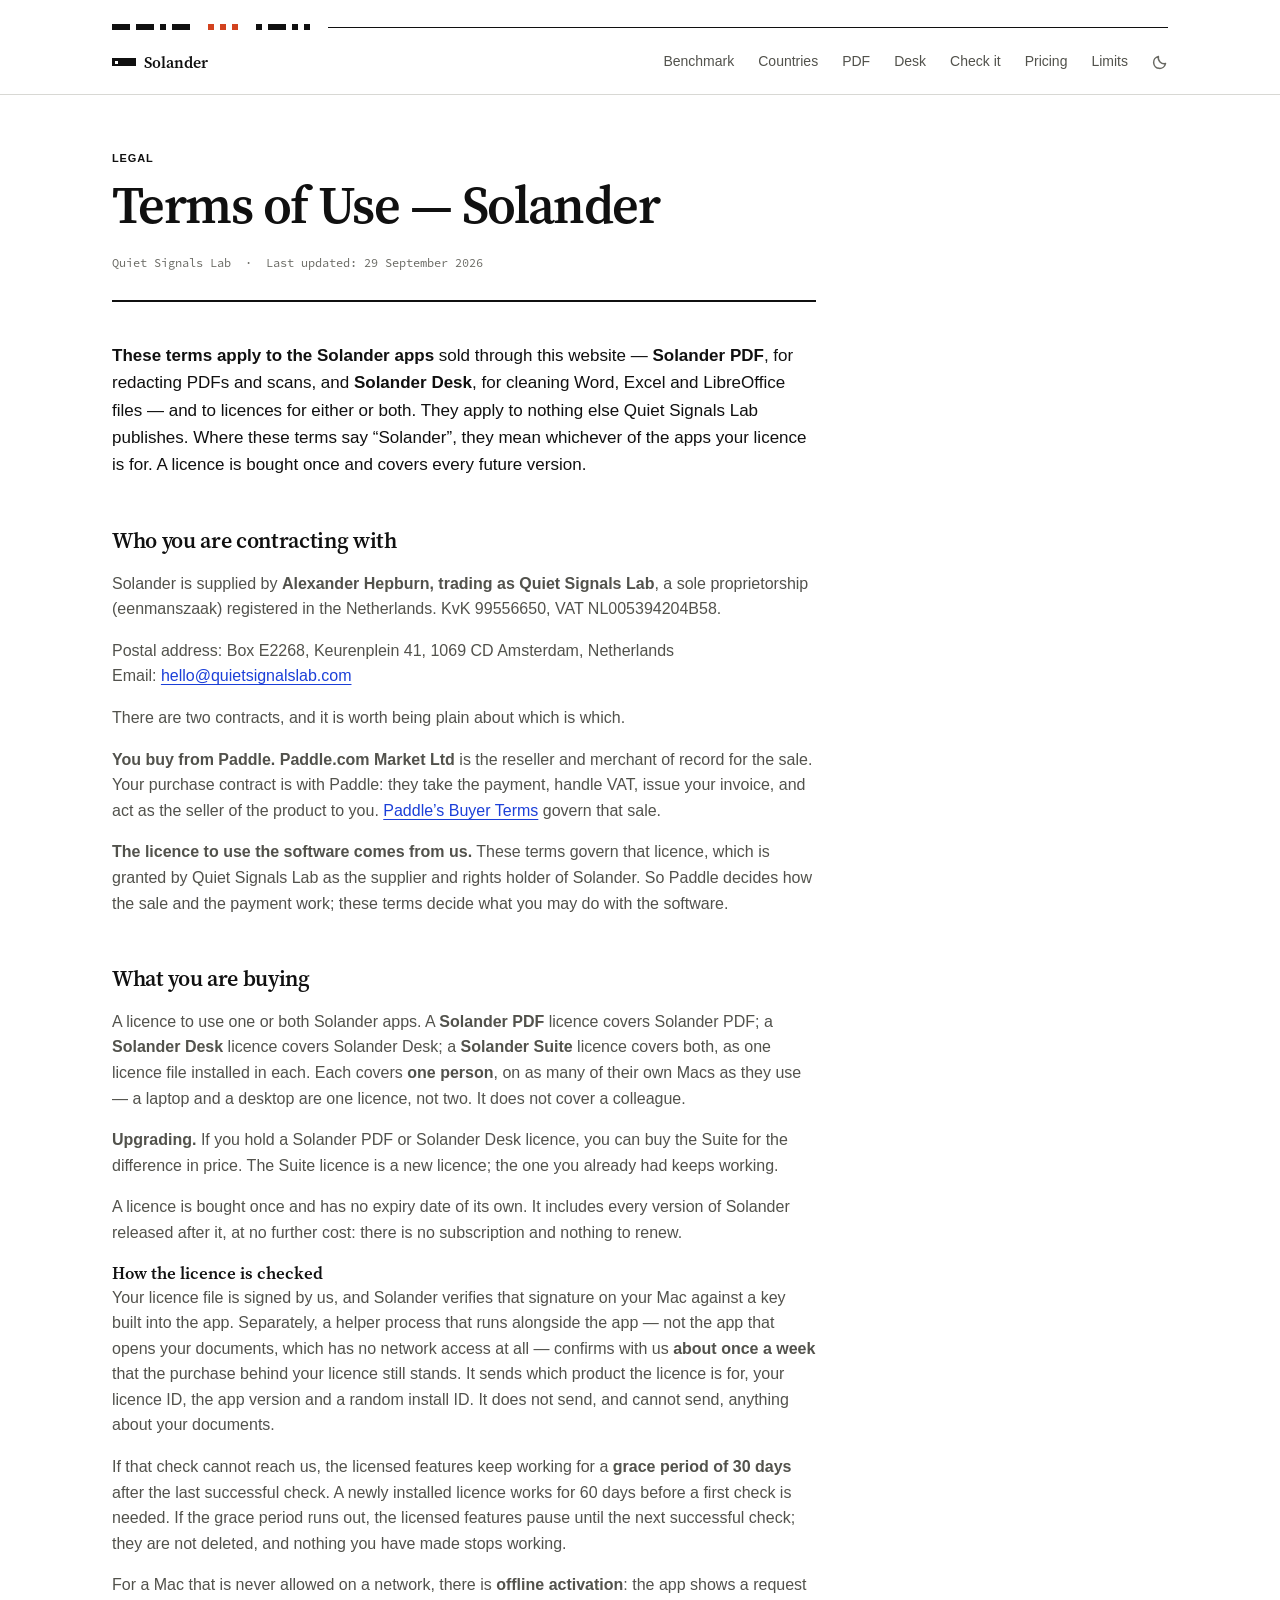
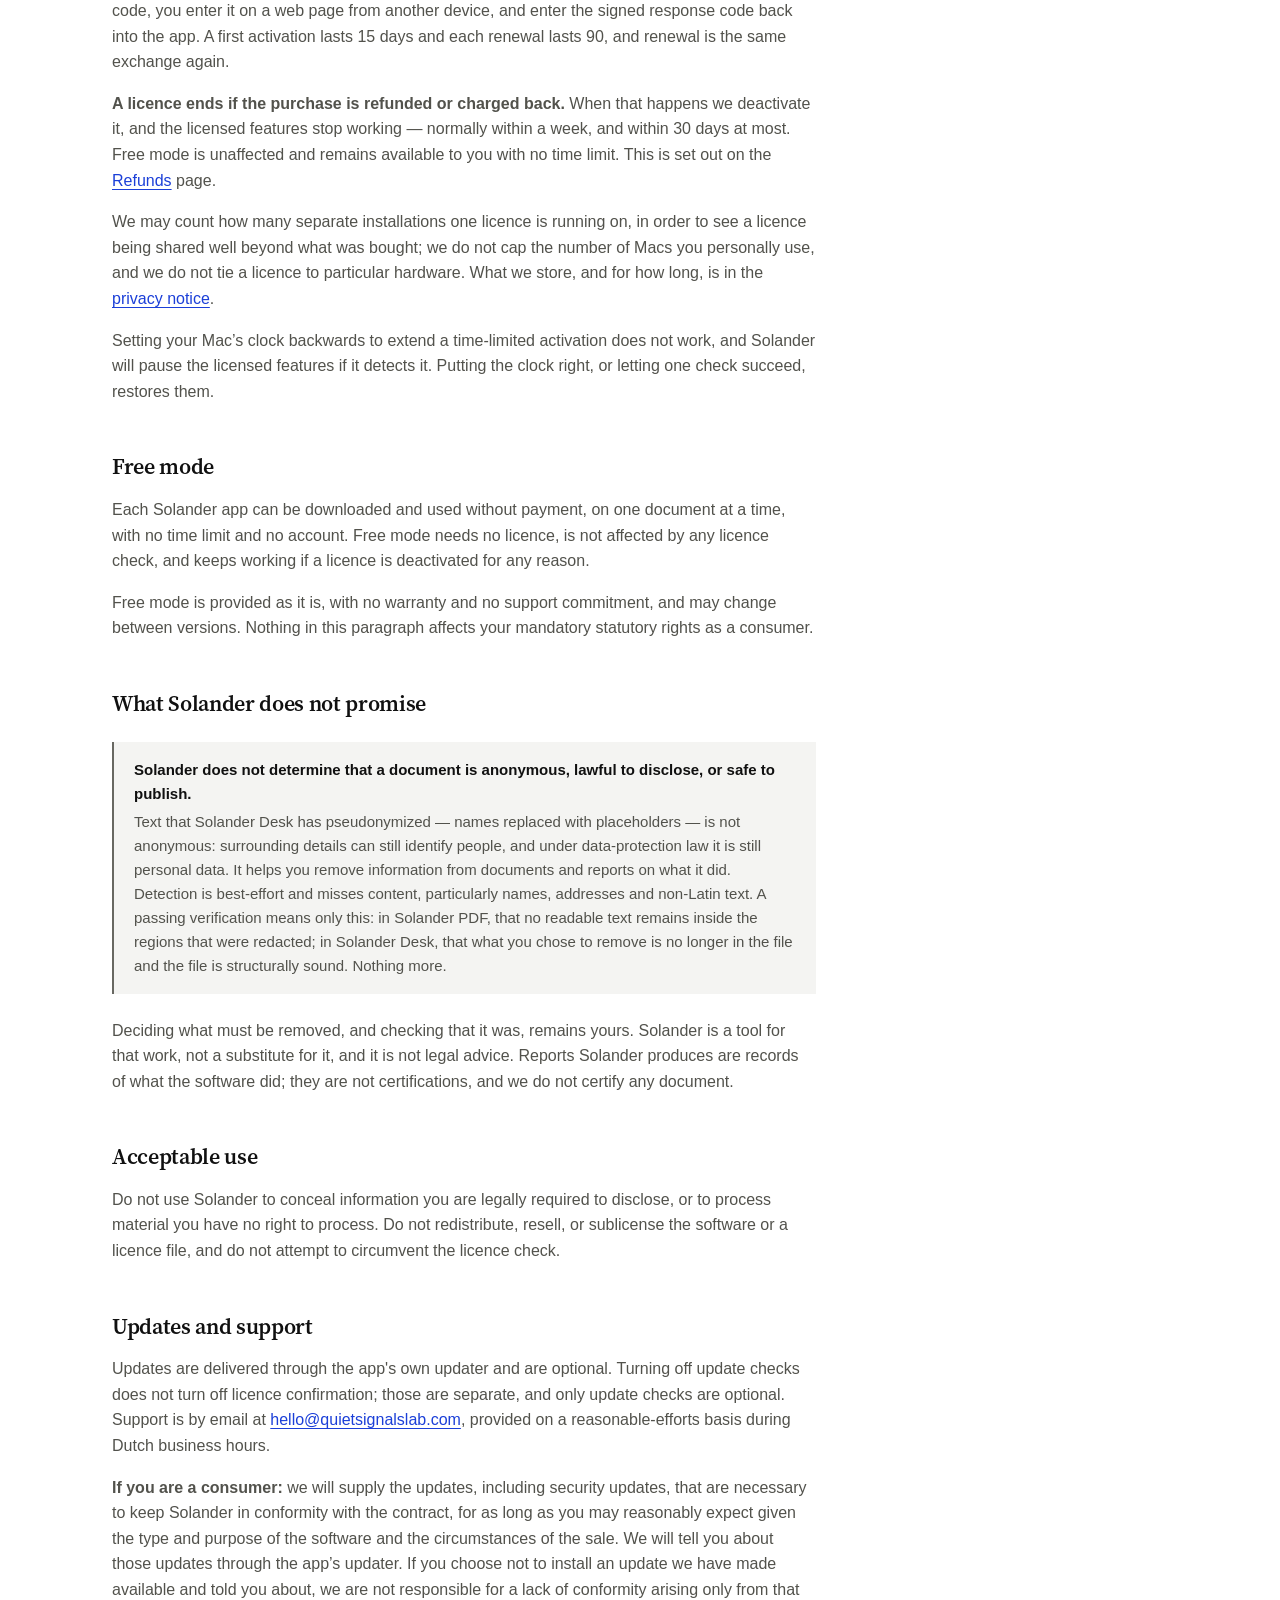
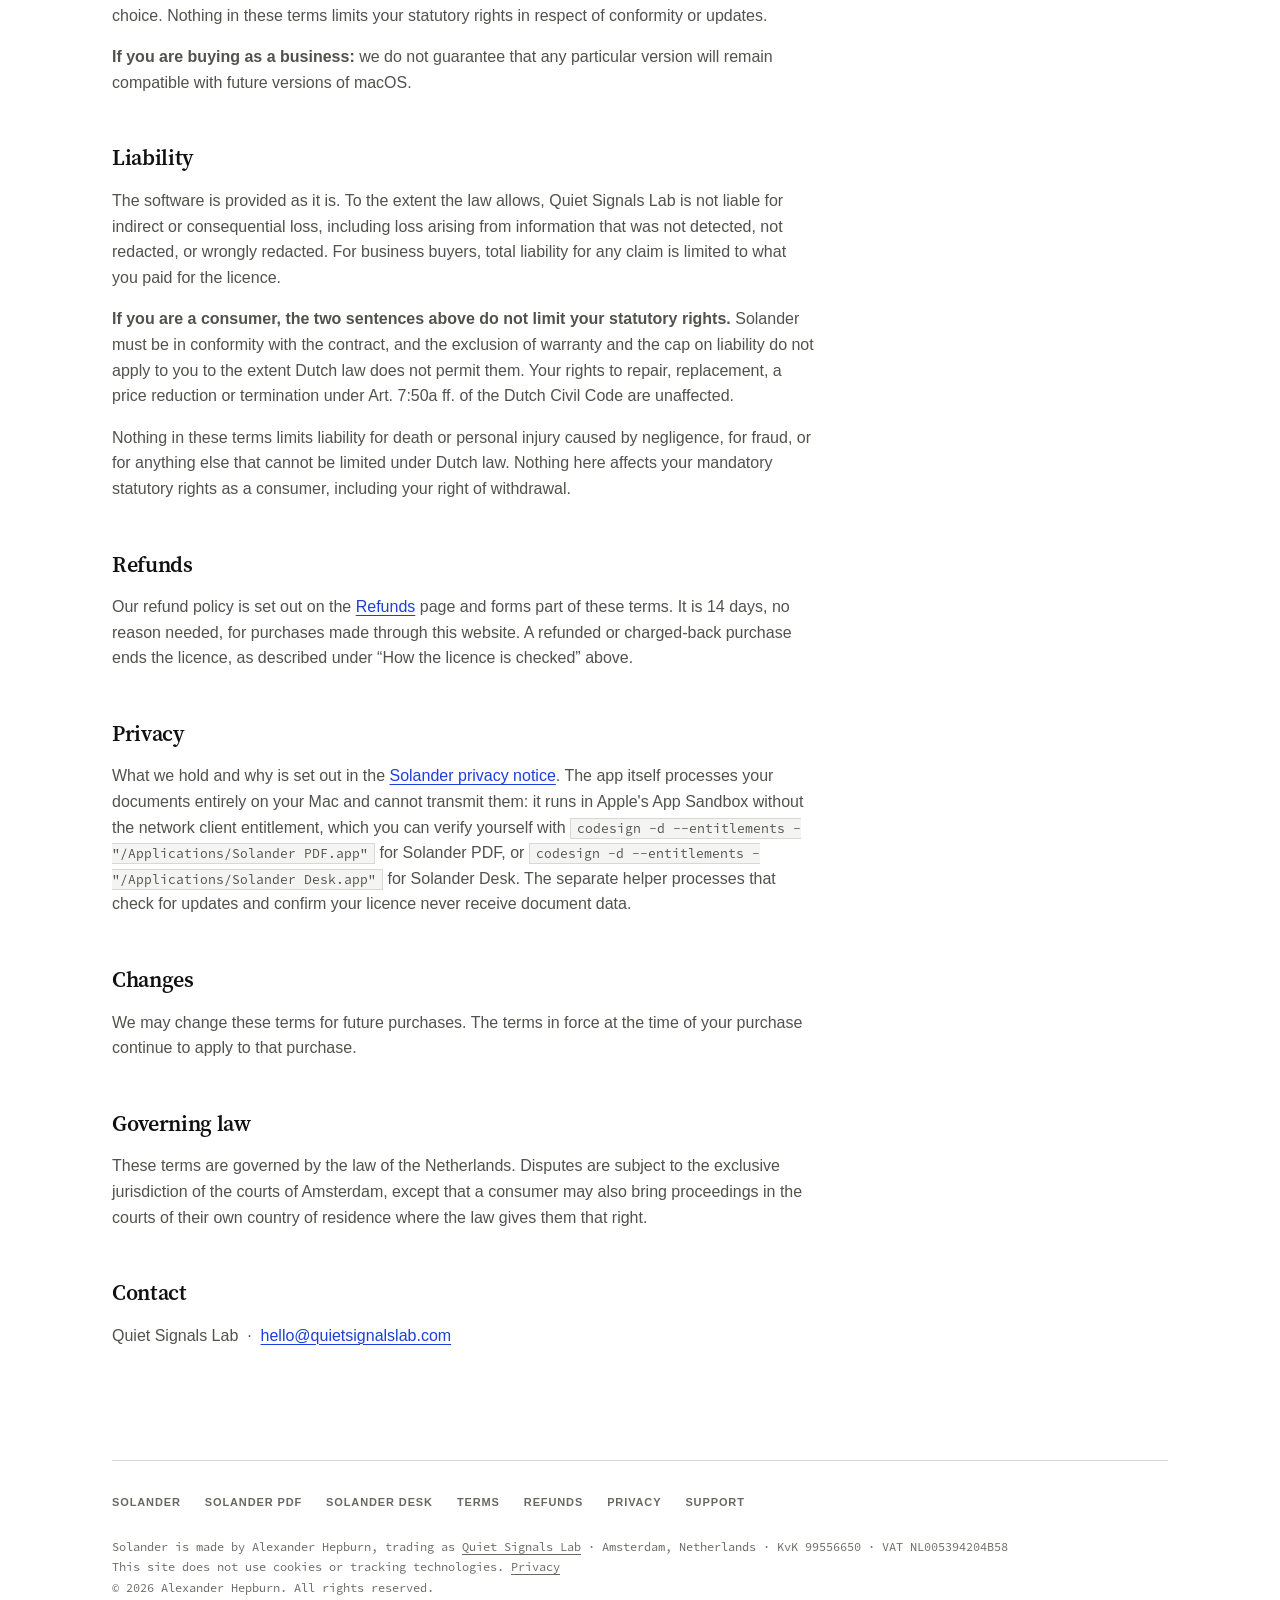
<file: terms.html>
<!DOCTYPE html>
<html lang="en">
<head>
  <meta charset="UTF-8" />
  <meta name="viewport" content="width=device-width, initial-scale=1.0" />
  <meta name="description" content="Terms of use for the Solander apps — Solander PDF and Solander Desk — from Quiet Signals Lab.">
  <title>Terms of Use · Solander</title>

  <!-- Favicon -->
  <link rel="icon" type="image/svg+xml" href="assets/favicon.svg">

  <!-- Main Stylesheet -->
  <link rel="stylesheet" href="styles.css">
    <script src="/theme.js"></script>
</head>
<body>
<a class="skip" href="#main">Skip to content</a>

<div class="q-signal" aria-hidden="true">
<svg class="q-morse" viewBox="0 0 33 1" width="198" height="6" shape-rendering="crispEdges" focusable="false"><rect x="0" width="3" height="1"/><rect x="4" width="3" height="1"/><rect x="8" width="1" height="1"/><rect x="10" width="3" height="1"/><rect class="s" x="16" width="1" height="1"/><rect class="s" x="18" width="1" height="1"/><rect class="s" x="20" width="1" height="1"/><rect x="24" width="1" height="1"/><rect x="26" width="3" height="1"/><rect x="30" width="1" height="1"/><rect x="32" width="1" height="1"/></svg>
</div>

<header>
  <nav>
    <a href="/" class="nav-brand">Solander</a>
    <ul class="nav-links">
      <li><a href="/benchmark/">Benchmark</a></li>
      <li><a href="/#countries">Countries</a></li>
      <li><a href="/pdf/">PDF</a></li>
      <li><a href="/desk/">Desk</a></li>
      <li><a href="/#check">Check it</a></li>
      <li><a href="/#pricing">Pricing</a></li>
      <li><a href="/#limits">Limits</a></li>
      <li><button class="theme-toggle" type="button" aria-label="Switch between light and dark mode"><svg class="moon" viewBox="0 0 16 16" aria-hidden="true" focusable="false"><path d="M13.5 9.6A6 6 0 0 1 6.4 2.5a6 6 0 1 0 7.1 7.1z" fill="none" stroke="currentColor" stroke-width="1.5" stroke-linejoin="round"/></svg><svg class="sun" viewBox="0 0 16 16" aria-hidden="true" focusable="false"><circle cx="8" cy="8" r="3" fill="none" stroke="currentColor" stroke-width="1.5"/><path d="M8 0.5v2M8 13.5v2M0.5 8h2M13.5 8h2M2.7 2.7l1.4 1.4M11.9 11.9l1.4 1.4M2.7 13.3l1.4-1.4M11.9 4.1l1.4-1.4" stroke="currentColor" stroke-width="1.5"/></svg></button></li>
    </ul>
  </nav>
</header>

<div class="prose" id="main">
  <p class="page-label">Legal</p>
  <h1>Terms of Use — Solander</h1>
  <p class="page-meta">Quiet Signals Lab &nbsp;·&nbsp; Last updated: 29 September 2026</p>

  <p class="lede">
    <strong>These terms apply to the Solander apps</strong> sold through this website &mdash; <strong>Solander PDF</strong>, for redacting PDFs and scans, and <strong>Solander Desk</strong>, for cleaning Word, Excel and LibreOffice files &mdash; and to licences for either or both. They apply to nothing else Quiet Signals Lab publishes. Where these terms say &ldquo;Solander&rdquo;, they mean whichever of the apps your licence is for. A licence is bought once and covers every future version.
  </p>

<!-- LEGAL REVIEW (family, 29 September 2026) — this page now covers Solander PDF, Solander
     Desk and the Solander Suite licence, and upgrades between them. The changes are scoped to
     naming the products and saying how each licence and refund works; they do not change any
     obligation. Review with the other items marked LEGAL REVIEW before launch. -->


<h2>Who you are contracting with</h2>

<p>
  Solander is supplied by <strong>Alexander Hepburn, trading as Quiet Signals Lab</strong>, a sole proprietorship (eenmanszaak) registered in the Netherlands. KvK 99556650, VAT NL005394204B58.
</p>

<p>
  Postal address: Box E2268, Keurenplein 41, 1069 CD Amsterdam, Netherlands<br>
  Email: <a href="mailto:hello@quietsignalslab.com">hello@quietsignalslab.com</a>
</p>

<p>
  There are two contracts, and it is worth being plain about which is which.
</p>

<p>
  <strong>You buy from Paddle.</strong> <strong>Paddle.com Market Ltd</strong> is the reseller and merchant of record for the sale. Your purchase contract is with Paddle: they take the payment, handle VAT, issue your invoice, and act as the seller of the product to you. <a href="https://www.paddle.com/legal/buyer-terms" target="_blank" rel="noopener noreferrer">Paddle&rsquo;s Buyer Terms</a> govern that sale.
</p>

<p>
  <strong>The licence to use the software comes from us.</strong> These terms govern that licence, which is granted by Quiet Signals Lab as the supplier and rights holder of Solander. So Paddle decides how the sale and the payment work; these terms decide what you may do with the software.
</p>

<h2>What you are buying</h2>

<p>
  A licence to use one or both Solander apps. A <strong>Solander PDF</strong> licence covers Solander PDF; a <strong>Solander Desk</strong> licence covers Solander Desk; a <strong>Solander Suite</strong> licence covers both, as one licence file installed in each. Each covers <strong>one person</strong>, on as many of their own Macs as they use &mdash; a laptop and a desktop are one licence, not two. It does not cover a colleague.
</p>

<p>
  <strong>Upgrading.</strong> If you hold a Solander PDF or Solander Desk licence, you can buy the Suite for the difference in price. The Suite licence is a new licence; the one you already had keeps working.
</p>

<p>
  A licence is bought once and has no expiry date of its own. It includes every version of Solander released after it, at no further cost: there is no subscription and nothing to renew.
</p>

<h3>How the licence is checked</h3>

<p>
  Your licence file is signed by us, and Solander verifies that signature on your Mac against a key built into the app. Separately, a helper process that runs alongside the app &mdash; not the app that opens your documents, which has no network access at all &mdash; confirms with us <strong>about once a week</strong> that the purchase behind your licence still stands. It sends which product the licence is for, your licence ID, the app version and a random install ID. It does not send, and cannot send, anything about your documents.
</p>

<p>
  If that check cannot reach us, the licensed features keep working for a <strong>grace period of 30 days</strong> after the last successful check. A newly installed licence works for 60 days before a first check is needed. If the grace period runs out, the licensed features pause until the next successful check; they are not deleted, and nothing you have made stops working.
</p>

<p>
  For a Mac that is never allowed on a network, there is <strong>offline activation</strong>: the app shows a request code, you enter it on a web page from another device, and enter the signed response code back into the app. A first activation lasts 15 days and each renewal lasts 90, and renewal is the same exchange again.
</p>

<p>
  <strong>A licence ends if the purchase is refunded or charged back.</strong> When that happens we deactivate it, and the licensed features stop working &mdash; normally within a week, and within 30 days at most. Free mode is unaffected and remains available to you with no time limit. This is set out on the <a href="/refunds.html">Refunds</a> page.
</p>

<p>
  We may count how many separate installations one licence is running on, in order to see a licence being shared well beyond what was bought; we do not cap the number of Macs you personally use, and we do not tie a licence to particular hardware. What we store, and for how long, is in the <a href="/privacy.html">privacy notice</a>.
</p>

<p>
  Setting your Mac&rsquo;s clock backwards to extend a time-limited activation does not work, and Solander will pause the licensed features if it detects it. Putting the clock right, or letting one check succeed, restores them.
</p>

<h2>Free mode</h2>

<p>
  Each Solander app can be downloaded and used without payment, on one document at a time, with no time limit and no account. Free mode needs no licence, is not affected by any licence check, and keeps working if a licence is deactivated for any reason.
</p>

<!-- LEGAL REVIEW (1 of 3) — Dutch consumer law. "Provided as it is, with no warranty" is
     drafted for a free-of-charge offering, but Art. 7:50a ff. BW (implementing the Digital
     Content Directive) can apply to digital content supplied without a price where personal
     data is provided instead. Free mode collects nothing, which is the argument that it does
     not apply — but that argument should be checked rather than assumed, and the same "as it
     is" wording appears in the Liability section below, where it is being relied on against
     paying consumers. Do not rely on this sentence until a Dutch consumer-law lawyer has
     reviewed it. -->
<p>
  Free mode is provided as it is, with no warranty and no support commitment, and may change between versions. Nothing in this paragraph affects your mandatory statutory rights as a consumer.
</p>

<h2>What Solander does not promise</h2>

<div class="constraint-box">
  <strong>Solander does not determine that a document is anonymous, lawful to disclose, or safe to publish.</strong> Text that Solander Desk has pseudonymized &mdash; names replaced with placeholders &mdash; is not anonymous: surrounding details can still identify people, and under data-protection law it is still personal data.
  It helps you remove information from documents and reports on what it did. Detection is best-effort and misses content, particularly names, addresses and non-Latin text. A passing verification means only this: in Solander PDF, that no readable text remains inside the regions that were redacted; in Solander Desk, that what you chose to remove is no longer in the file and the file is structurally sound. Nothing more.
</div>

<p>
  Deciding what must be removed, and checking that it was, remains yours. Solander is a tool for that work, not a substitute for it, and it is not legal advice. Reports Solander produces are records of what the software did; they are not certifications, and we do not certify any document.
</p>

<h2>Acceptable use</h2>

<p>
  Do not use Solander to conceal information you are legally required to disclose, or to process material you have no right to process. Do not redistribute, resell, or sublicense the software or a licence file, and do not attempt to circumvent the licence check.
</p>

<h2>Updates and support</h2>

<p>
  Updates are delivered through the app's own updater and are optional. Turning off update checks does not turn off licence confirmation; those are separate, and only update checks are optional. Support is by email at <a href="mailto:hello@quietsignalslab.com">hello@quietsignalslab.com</a>, provided on a reasonable-efforts basis during Dutch business hours.
</p>

<!-- LEGAL REVIEW (2 of 3) — Dutch consumer law. The previous sentence here read: "We do not
     guarantee that any particular version will remain compatible with future versions of
     macOS." That is likely to conflict with the statutory duty to supply updates under
     Art. 7:50d/7:50h BW (Digital Content Directive), which for a one-off supply of digital
     content requires updates needed to keep it conforming for the period the consumer may
     reasonably expect. A blanket disclaimer of forward compatibility cannot be relied on
     against a consumer. The two paragraphs below are a PROPOSED carve-out — a consumer
     paragraph that accepts the statutory duty, and a business paragraph that keeps the
     original disclaimer where it is lawful. Both need review by a Dutch consumer-law lawyer
     before this page is relied on, in particular: whether "for as long as you may reasonably
     expect" should be replaced with a stated period, and whether the business/consumer split
     is drafted correctly. -->
<p>
  <strong>If you are a consumer:</strong> we will supply the updates, including security updates, that are necessary to keep Solander in conformity with the contract, for as long as you may reasonably expect given the type and purpose of the software and the circumstances of the sale. We will tell you about those updates through the app&rsquo;s updater. If you choose not to install an update we have made available and told you about, we are not responsible for a lack of conformity arising only from that choice. Nothing in these terms limits your statutory rights in respect of conformity or updates.
</p>

<p>
  <strong>If you are buying as a business:</strong> we do not guarantee that any particular version will remain compatible with future versions of macOS.
</p>

<h2>Liability</h2>

<!-- LEGAL REVIEW (3 of 3) — Dutch consumer law. Two things in this section need checking
     against Art. 6:236/6:237 BW (the grey and black lists) and Art. 7:50a ff. BW as they apply
     to consumers:
       (a) "provided as it is" as a disclaimer of conformity. Against a consumer this is
           probably ineffective: conformity is a statutory obligation and cannot be excluded.
       (b) the cap at the purchase price. For a EUR 49 product this caps liability at EUR 49,
           which against a consumer is likely to be an unreasonably onerous term, and is on the
           grey list. The consumer sentence below is a PROPOSED carve-out that disapplies both
           against consumers; it has NOT been reviewed by a lawyer and the cap for business
           buyers has not been re-examined either. Do not rely on this section until a Dutch
           consumer-law lawyer has reviewed it. -->
<p>
  The software is provided as it is. To the extent the law allows, Quiet Signals Lab is not liable for indirect or consequential loss, including loss arising from information that was not detected, not redacted, or wrongly redacted. For business buyers, total liability for any claim is limited to what you paid for the licence.
</p>

<p>
  <strong>If you are a consumer, the two sentences above do not limit your statutory rights.</strong> Solander must be in conformity with the contract, and the exclusion of warranty and the cap on liability do not apply to you to the extent Dutch law does not permit them. Your rights to repair, replacement, a price reduction or termination under Art. 7:50a ff. of the Dutch Civil Code are unaffected.
</p>

<p>
  Nothing in these terms limits liability for death or personal injury caused by negligence, for fraud, or for anything else that cannot be limited under Dutch law. Nothing here affects your mandatory statutory rights as a consumer, including your right of withdrawal.
</p>

<h2>Refunds</h2>

<p>
  Our refund policy is set out on the <a href="/refunds.html">Refunds</a> page and forms part of these terms. It is 14 days, no reason needed, for purchases made through this website. A refunded or charged-back purchase ends the licence, as described under &ldquo;How the licence is checked&rdquo; above.
</p>


<h2>Privacy</h2>

<p>
  What we hold and why is set out in the <a href="/privacy.html">Solander privacy notice</a>. The app itself processes your documents entirely on your Mac and cannot transmit them: it runs in Apple's App Sandbox without the network client entitlement, which you can verify yourself with <span class="sc-mono">codesign -d --entitlements - "/Applications/Solander PDF.app"</span> for Solander PDF, or <span class="sc-mono">codesign -d --entitlements - "/Applications/Solander Desk.app"</span> for Solander Desk. The separate helper processes that check for updates and confirm your licence never receive document data.
</p>

<h2>Changes</h2>

<p>
  We may change these terms for future purchases. The terms in force at the time of your purchase continue to apply to that purchase.
</p>

<h2>Governing law</h2>

<p>
  These terms are governed by the law of the Netherlands. Disputes are subject to the exclusive jurisdiction of the courts of Amsterdam, except that a consumer may also bring proceedings in the courts of their own country of residence where the law gives them that right.
</p>

<h2>Contact</h2>

<p>
  Quiet Signals Lab &nbsp;·&nbsp; <a href="mailto:hello@quietsignalslab.com">hello@quietsignalslab.com</a>
</p>

</div>

<footer>
  <div class="footer-links">
    <a href="/">Solander</a>
    <a href="/pdf/">Solander PDF</a>
    <a href="/desk/">Solander Desk</a>
    <a href="/terms.html">Terms</a>
    <a href="/refunds.html">Refunds</a>
    <a href="/privacy.html">Privacy</a>
    <a href="mailto:hello@quietsignalslab.com?subject=Solander">Support</a>
  </div>
  <div class="footer-meta">
    <p>Solander is made by Alexander Hepburn, trading as <a href="https://quietsignalslab.com/">Quiet Signals Lab</a> &middot; Amsterdam, Netherlands &middot; KvK 99556650 &middot; VAT NL005394204B58</p>
    <p>This site does not use cookies or tracking technologies. <a href="/privacy.html">Privacy</a></p>
    <p>&copy; 2026 Alexander Hepburn. All rights reserved.</p>
  </div>
</footer>

</body>
</html>
</file>
<file: styles.css>
/* Solander — the site's one stylesheet.
 *
 * The site speaks the app's design language (Apps/Shared/DesignSystem.swift in the source
 * repo), so the tokens below are the app's, value for value, in both appearances. Change one
 * there, change it here.
 *
 * The rules, carried over from the app:
 * - Quiet. Hierarchy comes from weight, size and space, not from contrast. Headings are
 *   modest, paragraphs are secondary ink, and there are no large black areas.
 * - Colour carries meaning, never mood. Blue is what you can act on (links, focus; in the app,
 *   your selection). Amber is "not yet" (in the app, text nobody could read). Red is a failure.
 * - One grid: twelve columns, and a 4px module under every dimension.
 * - Three faces, one job each (FAMILY D-037, B1): Source Serif 4 for documents (headings, the
 *   name, the specimen), the system sans for sentences, Source Code Pro for codes, hashes and
 *   commands. Both faces are self-hosted from assets/fonts (SIL OFL); nothing is loaded from
 *   another origin, and ci/no-external-loads.sh checks it.
 * - No ornament: no shadows, gradients or rounded corners. Planes are separated by hairlines,
 *   or set on the app's ground grey.
 *
 * The frame is quietsignalslab.com's (lab.css there): the Morse signal above the nav, bold
 * headlines, and ink rules that open each page and each card. The lab's accent appears in
 * one place only, the S of the Morse signal. Change the frame there, change it here.
 */

:root {
    color-scheme: light dark;

    --ink: #101010;
    --ink-2: #52524C;
    --ink-3: #686862;
    --paper: #FFFFFF;
    --ground: #F4F4F2;
    --panel: #FAFAF8;
    --rule: #D8D8D4;
    --highlight: #ECECE8;
    --selected: #1B3FD8;
    --failure: #C81E1E;
    --attention: #8C6309;
    --accent: #D2421F;

    --sans: -apple-system, BlinkMacSystemFont, "SF Pro Text", "Helvetica Neue", Helvetica, Arial, sans-serif;
    --display: "Source Serif 4", Georgia, "Times New Roman", serif;
    --mono: "Source Code Pro", ui-monospace, "SF Mono", SFMono-Regular, Menlo, Consolas, monospace;

    --gutter: 32px;
    --max: 1120px;
}

/* Dark follows the system unless the visitor picks a theme with the switch in the nav
 * (theme.js sets data-theme on <html>, as on quietsignalslab.com). The dark values are
 * listed twice for that reason. */
@media (prefers-color-scheme: dark) {
    :root:not([data-theme="light"]) {
        --ink: #F0F0EC;
        --ink-2: #B0B0A9;
        --ink-3: #8C8C85;
        --paper: #1A1A19;
        --ground: #0E0E0D;
        --panel: #161615;
        --rule: #343432;
        --highlight: #242422;
        --selected: #6B86F5;
        --failure: #F06A6A;
        --attention: #E8B92E;
    }
}
:root[data-theme="dark"] {
    --ink: #F0F0EC;
    --ink-2: #B0B0A9;
    --ink-3: #8C8C85;
    --paper: #1A1A19;
    --ground: #0E0E0D;
    --panel: #161615;
    --rule: #343432;
    --highlight: #242422;
    --selected: #6B86F5;
    --failure: #F06A6A;
    --attention: #E8B92E;
    color-scheme: dark;
}
:root[data-theme="light"] { color-scheme: light; }

/* ---- Type ------------------------------------------------------------------------ */

/* Three faces, one job each (FAMILY D-037, B1 and asset 05): Source Serif 4 for documents
 * (headlines, the name, claims), the system sans for the rest, Source Code Pro for codes,
 * hashes and commands. Both are SIL OFL and self-hosted in assets/fonts. */
@font-face { font-family: "Source Serif 4"; font-weight: 400; font-style: normal; font-display: swap; src: url("/assets/fonts/SourceSerif4-Regular.woff2") format("woff2"); }
@font-face { font-family: "Source Serif 4"; font-weight: 600; font-style: normal; font-display: swap; src: url("/assets/fonts/SourceSerif4-Semibold.woff2") format("woff2"); }
@font-face { font-family: "Source Serif 4"; font-weight: 400; font-style: italic; font-display: swap; src: url("/assets/fonts/SourceSerif4-It.woff2") format("woff2"); }
@font-face { font-family: "Source Code Pro"; font-weight: 400; font-style: normal; font-display: swap; src: url("/assets/fonts/SourceCodePro-Regular.woff2") format("woff2"); }
@font-face { font-family: "Source Code Pro"; font-weight: 600; font-style: normal; font-display: swap; src: url("/assets/fonts/SourceCodePro-Semibold.woff2") format("woff2"); }

/* ---- Base ------------------------------------------------------------------------ */

*, *::before, *::after { box-sizing: border-box; margin: 0; padding: 0; }

html { -webkit-text-size-adjust: 100%; scroll-behavior: smooth; }

body {
    background: var(--paper);
    color: var(--ink);
    font: 400 16px/1.6 var(--sans);
    -webkit-font-smoothing: antialiased;
}

a { color: var(--selected); text-decoration: underline; text-underline-offset: 3px; text-decoration-thickness: 1px; }
a:hover { color: var(--ink); }

.skip { position: absolute; left: -9999px; }
.skip:focus { left: var(--gutter); top: 8px; background: var(--paper); padding: 8px 12px; z-index: 1; }
:focus-visible { outline: 2px solid var(--selected); outline-offset: 2px; }

strong { font-weight: 600; }

code, .sc-mono {
    font-family: var(--mono);
    font-size: 0.8125em;
    background: var(--ground);
    border: 1px solid var(--rule);
    padding: 1px 6px;
    overflow-wrap: anywhere;
}

/* The app's section label: uppercase, tracked, semibold, secondary ink. */
.sl-kicker, .sl-eyebrow, .page-label, .nav-links a, .footer-links a, .sl-tag {
    font: 600 11px/1.4 var(--sans);
    letter-spacing: 0.08em;
    text-transform: uppercase;
    color: var(--ink-3);
}

/* ---- The signal: QSL in Morse, then a flat line, as on quietsignalslab.com ---------- */

.q-signal {
    max-width: var(--max);
    margin: 0 auto;
    padding: 24px var(--gutter) 0;
    display: flex;
    align-items: center;
}
.q-signal svg { flex: none; display: block; }
.q-signal::after { content: ""; flex: 1 1 auto; height: 1px; background: var(--ink); margin-left: 18px; }

.q-morse rect { fill: var(--ink); }
.q-morse .s { fill: var(--accent); }

/* ---- Header ---------------------------------------------------------------------- */

header { border-bottom: 1px solid var(--rule); }

nav {
    max-width: var(--max);
    margin: 0 auto;
    padding: 0 var(--gutter);
    min-height: 64px;
    display: flex;
    align-items: center;
    justify-content: space-between;
    gap: 8px 32px;
    flex-wrap: wrap;
}

.nav-brand {
    display: inline-flex;
    align-items: center;
    gap: 8px;
    font: 600 16px/1 var(--display);
    color: var(--ink);
    text-decoration: none;
}
/* Solander's mark: the coded bar, a redaction with the place its reason goes (FAMILY D-037,
 * B2): 3 : 1, the slot three-eighths of the height, inset five-sixteenths. The same bar is
 * the favicon (assets/favicon.svg), the app icon and the mark on the report; change all
 * together. The slot is a paper square painted over the ink. */
.nav-brand::before {
    content: "";
    width: 24px;
    height: 8px;
    background: linear-gradient(var(--paper), var(--paper)) 2.5px 2.5px / 3px 3px no-repeat, var(--ink);
}

.nav-links { list-style: none; display: flex; flex-wrap: wrap; align-items: center; gap: 0 24px; }
.nav-links a { text-decoration: none; display: inline-block; padding: 12px 0; }
.nav-links a:hover, .nav-links a[aria-current="page"] { color: var(--ink); }
.nav-links a[aria-current="page"] { box-shadow: inset 0 -2px 0 var(--ink); }

/* Light/dark switch, as on quietsignalslab.com: the moon in light mode, the sun in dark. */
.theme-toggle { display: inline-flex; padding: 12px 0; background: none; border: 0; color: var(--ink-3); cursor: pointer; }
.theme-toggle:hover { color: var(--ink); }
.theme-toggle svg { display: block; width: 16px; height: 16px; }
.theme-toggle .sun { display: none; }
@media (prefers-color-scheme: dark) {
    :root:not([data-theme="light"]) .theme-toggle .sun { display: block; }
    :root:not([data-theme="light"]) .theme-toggle .moon { display: none; }
}
:root[data-theme="dark"] .theme-toggle .sun { display: block; }
:root[data-theme="dark"] .theme-toggle .moon { display: none; }

/* ---- Page frame ------------------------------------------------------------------ */

main.sl { max-width: var(--max); margin: 0 auto; padding: 0 var(--gutter); }

h1, h2, h3 { font-family: var(--display); font-weight: 600; color: var(--ink); text-wrap: balance; }
h1 { font-size: clamp(1.875rem, 1.4rem + 1.6vw, 2.625rem); line-height: 1.15; letter-spacing: -0.02em; }
h2 { font-size: 1.5rem; line-height: 1.25; letter-spacing: -0.015em; }
h3 { font-size: 1.0625rem; line-height: 1.35; }

p, li { color: var(--ink-2); }

/* ---- Hero ------------------------------------------------------------------------ */

.sl-hero {
    display: grid;
    grid-template-columns: repeat(12, minmax(0, 1fr));
    column-gap: 24px;
    align-items: center;
    padding: 88px 0 72px;
}
.sl-hero > :first-child { grid-column: 1 / 8; }
.sl-hero-art { grid-column: 9 / -1; }
/* The family page has no drawing in its hero: the two apps below carry one each. */
.sl-hero-text > :first-child { grid-column: 1 / 10; }

.sl-eyebrow { margin-bottom: 20px; }
/* The lab's headline: bold and tight. A step smaller than the lab's, because these are sentences. */
.sl-hero h1 {
    font-size: clamp(2.25rem, 1.5rem + 2.8vw, 3.5rem);
    line-height: 1.05;
    letter-spacing: -0.03em;
    font-weight: 700;
    margin-bottom: 24px;
}

.sl-lede { font-size: 1.1875rem; line-height: 1.55; max-width: 34em; }

.sl-cta { display: flex; flex-wrap: wrap; gap: 12px; margin-top: 32px; }

.sl-fine { font: 400 12px/1.6 var(--mono); color: var(--ink-3); margin-top: 20px; max-width: 52em; }

/* A drawn page on the ground, as a document sits on the app's canvas. */
.sl-hero-art, .sl-card-art { background: var(--ground); padding: 32px; display: flex; justify-content: center; }
.sl-hero-art svg, .sl-card-art svg { width: 100%; max-width: 260px; height: auto; display: block; }

/* The window, as the design proof drew it: full width, on a hairline, no shadow. Light and
 * dark follow the theme the way the sun and moon do. */
.sl-screen-section { padding-top: 0; border-top: 0; }
.sl-section > .sl-screen { grid-column: 1 / -1; margin: 0; }
.sl-screen img { display: block; width: 100%; height: auto; border: 1px solid var(--rule); background: var(--ground); }
.sl-screen .dark { display: none; }
.sl-screen figcaption { font-size: 14px; color: var(--ink-3); margin-top: 12px; max-width: 52em; }
@media (prefers-color-scheme: dark) {
    :root:not([data-theme="light"]) .sl-screen .light { display: none; }
    :root:not([data-theme="light"]) .sl-screen .dark { display: block; }
}
:root[data-theme="dark"] .sl-screen .light { display: none; }
:root[data-theme="dark"] .sl-screen .dark { display: block; }

/* ---- Buttons --------------------------------------------------------------------- */

/* Square and flat, as the app's SolanderButtonStyle; one prominent action per group. */
.appstore-badge, .sl-btn-quiet, .sl-soon {
    display: inline-flex;
    align-items: center;
    gap: 8px;
    min-height: 44px;
    padding: 0 18px;
    font: 500 14px/1.2 var(--sans);
    text-decoration: none;
    border: 1px solid var(--ink);
}
.appstore-badge { background: var(--ink); color: var(--paper); }
.appstore-badge:hover { opacity: 0.85; }
.sl-btn-quiet { background: var(--paper); color: var(--ink); border-color: var(--rule); }
.sl-btn-quiet:hover { border-color: var(--ink-3); }

/* Where a Buy or Download button will stand. Not a link. Amber on the marker only. */
.sl-soon { background: transparent; border-color: var(--rule); color: var(--ink-2); cursor: default; }
.sl-soon::before { content: ""; width: 6px; height: 6px; background: var(--attention); flex: none; }

/* ---- Sections -------------------------------------------------------------------- */

/* The label holds the left quarter, the content the rest. */
.sl-section {
    display: grid;
    grid-template-columns: repeat(12, minmax(0, 1fr));
    column-gap: 24px;
    border-top: 1px solid var(--rule);
    padding: 40px 0 72px;
}
/* The first section under the hero opens on an ink rule, as on the lab's pages. */
.sl-hero + .sl-section { border-top: 2px solid var(--ink); }
.sl-section > * { grid-column: 4 / -1; }
.sl-section > .sl-kicker { grid-column: 1 / 4; padding-top: 2px; padding-right: 24px; color: var(--ink); }
.sl-section > h2 { margin-bottom: 12px; }
.sl-section > h2 + :not(p) { margin-top: 16px; }
.sl-intro { max-width: 40em; margin-bottom: 32px; }
/* A page with no hero (the upgrade page) still needs air between the nav and the rule. */
main.sl > .sl-section:first-child { margin-top: 48px; border-top: 2px solid var(--ink); }

.sl-body { max-width: 40em; }
.sl-body p + p { margin-top: 16px; }

/* Features: columns under an ink rule, as the lab's cards. */
.sl-grid { display: grid; grid-template-columns: repeat(2, minmax(0, 1fr)); gap: 40px 40px; }
.sl-card { border-top: 2px solid var(--ink); padding-top: 20px; }
.sl-card h3 { margin-bottom: 8px; }
.sl-card p { font-size: 15px; }
.sl-card-link { display: inline-block; margin-top: 16px; font-size: 15px; }

/* The two apps on the family page: a drawing each, then what the app does. */
.sl-apps { display: grid; grid-template-columns: repeat(2, minmax(0, 1fr)); gap: 40px; }
.sl-apps .sl-card { border-top: 0; padding-top: 0; }
.sl-card-art { margin-bottom: 24px; padding: 28px; }
.sl-card-art svg { max-width: 200px; }
.sl-card .sl-eyebrow { margin-bottom: 8px; font-size: 11px; color: var(--ink-3); }
.sl-card .sl-use { margin-bottom: 16px; }
.sl-card ul { list-style: none; font-size: 15px; }
.sl-card li, .sl-plan li { position: relative; padding-left: 16px; }
.sl-card li + li, .sl-plan li + li { margin-top: 8px; }
.sl-card li::before, .sl-plan li::before {
    content: ""; position: absolute; left: 0; top: 0.62em; width: 5px; height: 5px; background: var(--ink-3);
}

.sl-tag {
    display: inline-block;
    font-size: 10px;
    border: 1px solid var(--rule);
    padding: 1px 5px;
    margin-left: 6px;
    vertical-align: 2px;
}

/* Privacy: set on the ground, edge to edge. */
.sl-band {
    background: var(--ground);
    border-top-color: transparent;
    box-shadow: 0 0 0 100vmax var(--ground);
    clip-path: inset(0 -100vmax);
}
.sl-band + .sl-section { border-top-color: transparent; }
.sl-band code { background: var(--paper); }

.sl-verify { font-size: 15px; line-height: 2; margin: 20px 0; }
/* A command is copied whole, so it scrolls inside its box rather than breaking. */
.sl-verify code { display: inline-block; max-width: 100%; overflow-x: auto; white-space: nowrap; vertical-align: bottom; line-height: 1.6; }
.sl-small { font-size: 14px; }

/* How it works. */
.sl-steps { list-style: none; counter-reset: step; display: grid; grid-template-columns: repeat(3, minmax(0, 1fr)); gap: 32px; }
/* Four points read as two pairs; a lone fourth in a row of three reads as an afterthought. */
.sl-steps-pairs { grid-template-columns: repeat(2, minmax(0, 1fr)); }
.sl-steps li { counter-increment: step; border-top: 2px solid var(--ink); padding-top: 16px; }
.sl-steps li::before {
    content: counter(step, decimal-leading-zero);
    display: block;
    font: 400 12px/1 var(--mono);
    color: var(--ink-3);
    margin-bottom: 12px;
}
.sl-steps h3 { margin-bottom: 6px; }
.sl-steps p { font-size: 15px; }

/* ---- Pricing --------------------------------------------------------------------- */

.sl-section > .sl-plans { grid-column: 1 / -1; }
.sl-plans {
    display: grid;
    grid-template-columns: repeat(3, minmax(0, 1fr));
    border-top: 2px solid var(--ink);
    border-left: 1px solid var(--rule);
}
.sl-plans-wide { grid-template-columns: repeat(4, minmax(0, 1fr)); }

.sl-plan {
    display: flex;
    flex-direction: column;
    padding: 24px;
    border-right: 1px solid var(--rule);
    border-bottom: 1px solid var(--rule);
}
.sl-price { font: 600 36px/1 var(--display); letter-spacing: -0.02em; color: var(--ink); margin-top: 16px; }
.sl-price-sub { font: 400 12px/1.5 var(--mono); color: var(--ink-3); margin: 8px 0 20px; }
.sl-plan ul { list-style: none; font-size: 14px; }
.sl-plan-action { margin-top: auto; padding-top: 24px; display: flex; flex-direction: column; align-items: flex-start; gap: 12px; }
.sl-plan-action a:not([class]) { font-size: 14px; }
/* The Suite: set on the ground. */
.sl-plan-main { background: var(--ground); }

.sl-note { font-size: 14px; max-width: 52em; margin-top: 24px; }

/* ---- FAQ ------------------------------------------------------------------------- */

.sl-faq details { border-top: 1px solid var(--rule); }
.sl-faq details:last-of-type { border-bottom: 1px solid var(--rule); }
.sl-faq summary {
    list-style: none;
    cursor: pointer;
    display: flex;
    justify-content: space-between;
    gap: 24px;
    padding: 16px 0;
    font: 500 16px/1.4 var(--sans);
    color: var(--ink);
}
.sl-faq summary::-webkit-details-marker { display: none; }
.sl-faq summary::after { content: "+"; font: 400 18px/1 var(--mono); color: var(--ink-3); }
.sl-faq details[open] summary::after { content: "\2212"; }
.sl-faq details p { max-width: 44em; padding-bottom: 20px; font-size: 15px; }
.sl-support { font-size: 14px; margin-top: 24px; max-width: 46em; }

/* ---- Closing --------------------------------------------------------------------- */

.sl-final { border-top: 1px solid var(--rule); padding: 40px 0 56px; }
.sl-category { font-size: 13px; color: var(--ink-3); max-width: 52em; margin-top: 12px; }

/* ---- Forms (the upgrade page) ---------------------------------------------------- */

.sl-form { display: grid; gap: 8px; max-width: 26rem; margin-top: 32px; }
.sl-form label { font-size: 14px; font-weight: 500; color: var(--ink); margin-top: 12px; }
.sl-form input {
    font: 400 16px/1.4 var(--sans);
    padding: 9px 12px;
    border: 1px solid var(--rule);
    border-radius: 0;
    background: var(--paper);
    color: var(--ink);
}
.sl-form input:focus { outline: 2px solid var(--selected); outline-offset: -1px; border-color: var(--selected); }
.sl-form button { justify-self: start; margin-top: 16px; cursor: pointer; }
.sl-form button:disabled { opacity: 0.6; cursor: default; }
.sl-form [role="alert"] { color: var(--failure); font-size: 15px; margin-top: 8px; }

/* ---- Legal pages ----------------------------------------------------------------- */

.prose { max-width: var(--max); margin: 0 auto; padding: 56px var(--gutter) 96px; }
.prose > * { max-width: 44rem; }
.prose .page-label { margin-bottom: 12px; }
.prose .page-label { color: var(--ink); }
.prose h1 { font-size: clamp(2.125rem, 1.5rem + 2.4vw, 3.25rem); line-height: 1.05; letter-spacing: -0.03em; font-weight: 700; margin-bottom: 20px; }
.prose .page-meta {
    font: 400 12px/1.6 var(--mono);
    color: var(--ink-3);
    padding-bottom: 28px;
    border-bottom: 2px solid var(--ink);
    margin-bottom: 40px;
}
.prose .lede { font-size: 1.0625rem; color: var(--ink); margin-bottom: 16px; }
/* Headings and square bullets as in the lab's legal notices. */
.prose h2 { font-size: 1.375rem; line-height: 1.3; letter-spacing: -0.015em; margin: 48px 0 16px; }
.prose p { margin-bottom: 16px; }
.prose ol { margin: 0 0 16px 20px; }
.prose ul { list-style: none; margin: 0 0 16px; }
.prose li { margin-bottom: 8px; }
.prose ul > li { position: relative; padding-left: 20px; }
.prose ul > li::before { content: ""; position: absolute; left: 0; top: 0.68em; width: 6px; height: 6px; background: var(--ink); }

.constraint-box {
    background: var(--ground);
    border-left: 2px solid var(--ink-3);
    padding: 16px 20px;
    margin: 24px 0;
    font-size: 15px;
    color: var(--ink-2);
}
.constraint-box strong { display: block; margin-bottom: 4px; color: var(--ink); }
.constraint-box code { background: var(--paper); }

/* ---- Footer ---------------------------------------------------------------------- */

footer { max-width: var(--max); margin: 0 auto; padding: 0 var(--gutter) 56px; }
.footer-links {
    display: flex;
    flex-wrap: wrap;
    gap: 0 24px;
    margin-bottom: 16px;
    padding-top: 24px;
    border-top: 1px solid var(--rule);
}
.footer-links a { text-decoration: none; display: inline-block; padding: 10px 0; }
.footer-links a:hover { color: var(--ink); }
.footer-meta p { font: 400 12px/1.7 var(--mono); color: var(--ink-3); }
.footer-meta a { color: inherit; }

/* ---- Narrow ---------------------------------------------------------------------- */

/* ---- The home page, as the identity canvas draws it (FAMILY D-037) --------------- */

/* The coded bar in running text (B2): a redaction with the place its reason goes. */
.sl-bar {
    display: inline-block;
    width: 2.1em; height: 0.7em;
    vertical-align: -0.05em;
    background: linear-gradient(var(--paper), var(--paper)) 0.22em 0.22em / 0.26em 0.26em no-repeat, var(--ink);
}
.sl-code { font: 600 11px/1 var(--mono); color: var(--ink-2); letter-spacing: 0.04em; }

/* The nav reads as words, not labels. */
.nav-links a { font: 400 14px/1.4 var(--sans); letter-spacing: 0; text-transform: none; color: var(--ink-2); }

/* Hero: the headline in the serif at the lab's weight, the specimen beside it. */
.sl-hero > :first-child { grid-column: 1 / 7; }
.sl-stage { grid-column: 7 / -1; }
.sl-hero h1 { font-weight: 600; letter-spacing: -0.02em; line-height: 1.02; }
.sl-eyebrow { font: 500 11px/1 var(--mono); letter-spacing: 0.08em; text-transform: uppercase; color: var(--ink-2); }

/* The specimen: a page on the ground, three barred sentences, the receipt on its corner. */
.sl-stage { position: relative; background: var(--ground); padding: 28px 28px 70px; }
.sl-specimen { margin: 0; background: var(--paper); box-shadow: 0 0 0 1px var(--rule); padding: 12px 26px; font: 400 15px/1.9 var(--display); color: var(--ink); }
.sl-specimen p { display: grid; grid-template-columns: 34px 1fr; gap: 10px; padding: 10px 0; color: var(--ink); }
.sl-specimen p + p { border-top: 1px solid var(--rule); }
.sl-specimen sup { font-size: 9px; }
.sl-lang { font: 600 11px/2.6 var(--mono); color: var(--ink-2); }
.sl-redact { display: inline-block; height: 18px; vertical-align: -4px; background: var(--ink); }
.sl-redact-l { width: 120px; } .sl-redact-m { width: 104px; } .sl-redact-s { width: 56px; }
.sl-receipt { position: absolute; right: 16px; bottom: 16px; width: min(300px, 80%); border: 1.5px solid var(--ink); background: var(--paper); color: var(--ink); }
.sl-receipt-head { display: flex; justify-content: space-between; align-items: baseline; padding: 9px 12px 7px; border-bottom: 1px solid var(--ink); font: 600 13px/1 var(--mono); }
.sl-receipt-head span + span { font: 500 9px/1 var(--mono); color: var(--ink-2); letter-spacing: 0.06em; }
.sl-receipt-body { padding: 7px 12px 9px; font: 400 10.5px/1.6 var(--mono); color: var(--ink-2); }

/* A block: the heading in the serif at the left, one line at the right, the content under. */
.sl-block { border-top: 2px solid var(--ink); padding: 52px 0; }
.sl-block h2 { font-size: 34px; line-height: 1.1; letter-spacing: -0.01em; }
.sl-block-head { display: flex; flex-wrap: wrap; justify-content: space-between; align-items: baseline; gap: 12px 40px; margin-bottom: 22px; }
.sl-block-head p { font-size: 14px; color: var(--ink-2); max-width: 50ch; }
.sl-block-split { display: flex; flex-wrap: wrap; gap: 32px; align-items: flex-start; }
.sl-block-text { flex: 1 1 300px; }
.sl-block-text p { font-size: 15px; line-height: 1.55; margin-top: 14px; }
.sl-block-text p a { font-size: 14px; }
.sl-block-wide { flex: 2 1 480px; min-width: 0; overflow-x: auto; }

/* Scorecard: dashes until the first published run. */
.sl-score { border-collapse: collapse; width: 100%; min-width: 460px; border-top: 1px solid var(--ink); font-size: 13.5px; font-variant-numeric: tabular-nums; }
.sl-score th, .sl-score td { text-align: left; padding: 9px 8px; border-bottom: 1px solid var(--rule); color: var(--ink-2); font-weight: 400; }
.sl-score th:first-child, .sl-score td:first-child { padding-left: 0; }
.sl-score thead th { font: 600 12px/1.4 var(--mono); color: var(--ink); }
.sl-score thead .sl-score-label { font: 600 10.5px/1.4 var(--sans); letter-spacing: 0.07em; text-transform: uppercase; color: var(--ink-3); }
.sl-score-us th, .sl-score-us td { color: var(--ink); font-weight: 600; }
.sl-score td { font-family: var(--mono); }

/* Countries: three across, the serif name and its language codes on one line. */
.sl-countries { display: grid; grid-template-columns: repeat(auto-fit, minmax(min(100%, 300px), 1fr)); gap: 18px 36px; }
.sl-countries article { border-top: 1px solid var(--rule); padding-top: 14px; }
.sl-countries h3 { display: flex; justify-content: space-between; align-items: baseline; gap: 12px; font-size: 21px; font-weight: 400; margin-bottom: 8px; }
.sl-countries p { font-size: 14px; line-height: 1.5; }
.sl-pair { display: flex; flex-wrap: wrap; gap: 8px 32px; margin-top: 10px; font-size: 14px; }
.sl-pair b { color: var(--ink); font-weight: 600; }

/* Claims and their checks (asset 04): a serif sentence, a mono block under it. */
.sl-claims { display: grid; grid-template-columns: repeat(auto-fit, minmax(min(100%, 420px), 1fr)); gap: 0 40px; }
.sl-claims > div { border-top: 1px solid var(--rule); padding: 18px 0 22px; }
.sl-claims dt { font: 400 21px/1.3 var(--display); color: var(--ink); margin-bottom: 10px; }
.sl-claims dd code { display: block; font: 400 12.5px/1.55 var(--mono); color: var(--ink); background: var(--ground); border: 0; padding: 9px 11px; overflow-x: auto; white-space: nowrap; }
.sl-comment { color: var(--ink-2); }

/* Who it is for: four columns under a hairline, each with a label in caps. */
.sl-uses { display: grid; grid-template-columns: repeat(auto-fit, minmax(min(100%, 220px), 1fr)); gap: 24px 36px; border-top: 1px solid var(--rule); padding: 44px 0 48px; }
.sl-uses h3 { font: 600 10.5px/1.4 var(--sans); letter-spacing: 0.07em; text-transform: uppercase; color: var(--ink-3); margin-bottom: 10px; }
.sl-uses p { font-size: 15px; line-height: 1.5; }

/* Limits: the heading at the left, the statement in the serif at the right. */
.sl-limits { display: flex; flex-wrap: wrap; gap: 32px; border-top: 1px solid var(--rule); padding: 48px 0; }
.sl-limits h2 { flex: 1 1 260px; font-size: 28px; letter-spacing: -0.01em; }
.sl-limits div { flex: 2 1 420px; }
.sl-limits p { font: 400 18px/1.6 var(--display); color: var(--ink-2); }
.sl-limits p + p { margin-top: 12px; }

/* Pricing: four cells in one ruled row, the Suite on the ground. */
.sl-plans { display: grid; grid-template-columns: repeat(auto-fit, minmax(210px, 1fr)); border-top: 1px solid var(--ink); border-left: 1px solid var(--rule); }
.sl-plan { padding: 18px; border-right: 1px solid var(--rule); border-bottom: 1px solid var(--rule); display: flex; flex-direction: column; gap: 4px; }
.sl-plan h3 { font: 600 16px/1.4 var(--sans); }
.sl-price { font: 600 34px/1.2 var(--display); color: var(--ink); margin: 0; }
.sl-price-sub { font: 400 13px/1.5 var(--sans); color: var(--ink-2); margin: 0; }
.sl-plan-action { margin-top: auto; padding-top: 14px; font-size: 13px; }
.sl-plan-main { background: var(--ground); }

/* Footer: the two mono lines, then what the merchant of record requires. */
.sl-footer-line { display: flex; flex-wrap: wrap; justify-content: space-between; gap: 6px 24px; padding-bottom: 10px; color: var(--ink-2); }

@media (max-width: 1000px) {
    .sl-plans-wide { grid-template-columns: repeat(2, minmax(0, 1fr)); }
}

@media (max-width: 800px) {
    .sl-hero { padding: 48px 0 56px; row-gap: 40px; }
    .sl-hero > :first-child, .sl-hero-art,
    .sl-section > *, .sl-section > .sl-kicker { grid-column: 1 / -1; }
    .sl-section { padding: 40px 0 56px; }
    .sl-section > .sl-kicker { padding: 0 0 12px; }
    .sl-grid, .sl-apps, .sl-steps, .sl-steps-pairs { grid-template-columns: 1fr; }
    .sl-hero > :first-child, .sl-stage { grid-column: 1 / -1; }
    .sl-block { padding: 40px 0; }
    .sl-block h2 { font-size: 28px; }
    .sl-plans, .sl-plans-wide { grid-template-columns: 1fr; }
}

@media (max-width: 600px) {
    :root { --gutter: 16px; }
    .q-signal { padding-top: 20px; }
    nav { padding-top: 16px; padding-bottom: 4px; }
    .sl-lede { font-size: 1.0625rem; }
    .sl-hero-art, .sl-card-art { padding: 24px 16px; }
    .prose { padding-top: 40px; }
}
</file>
